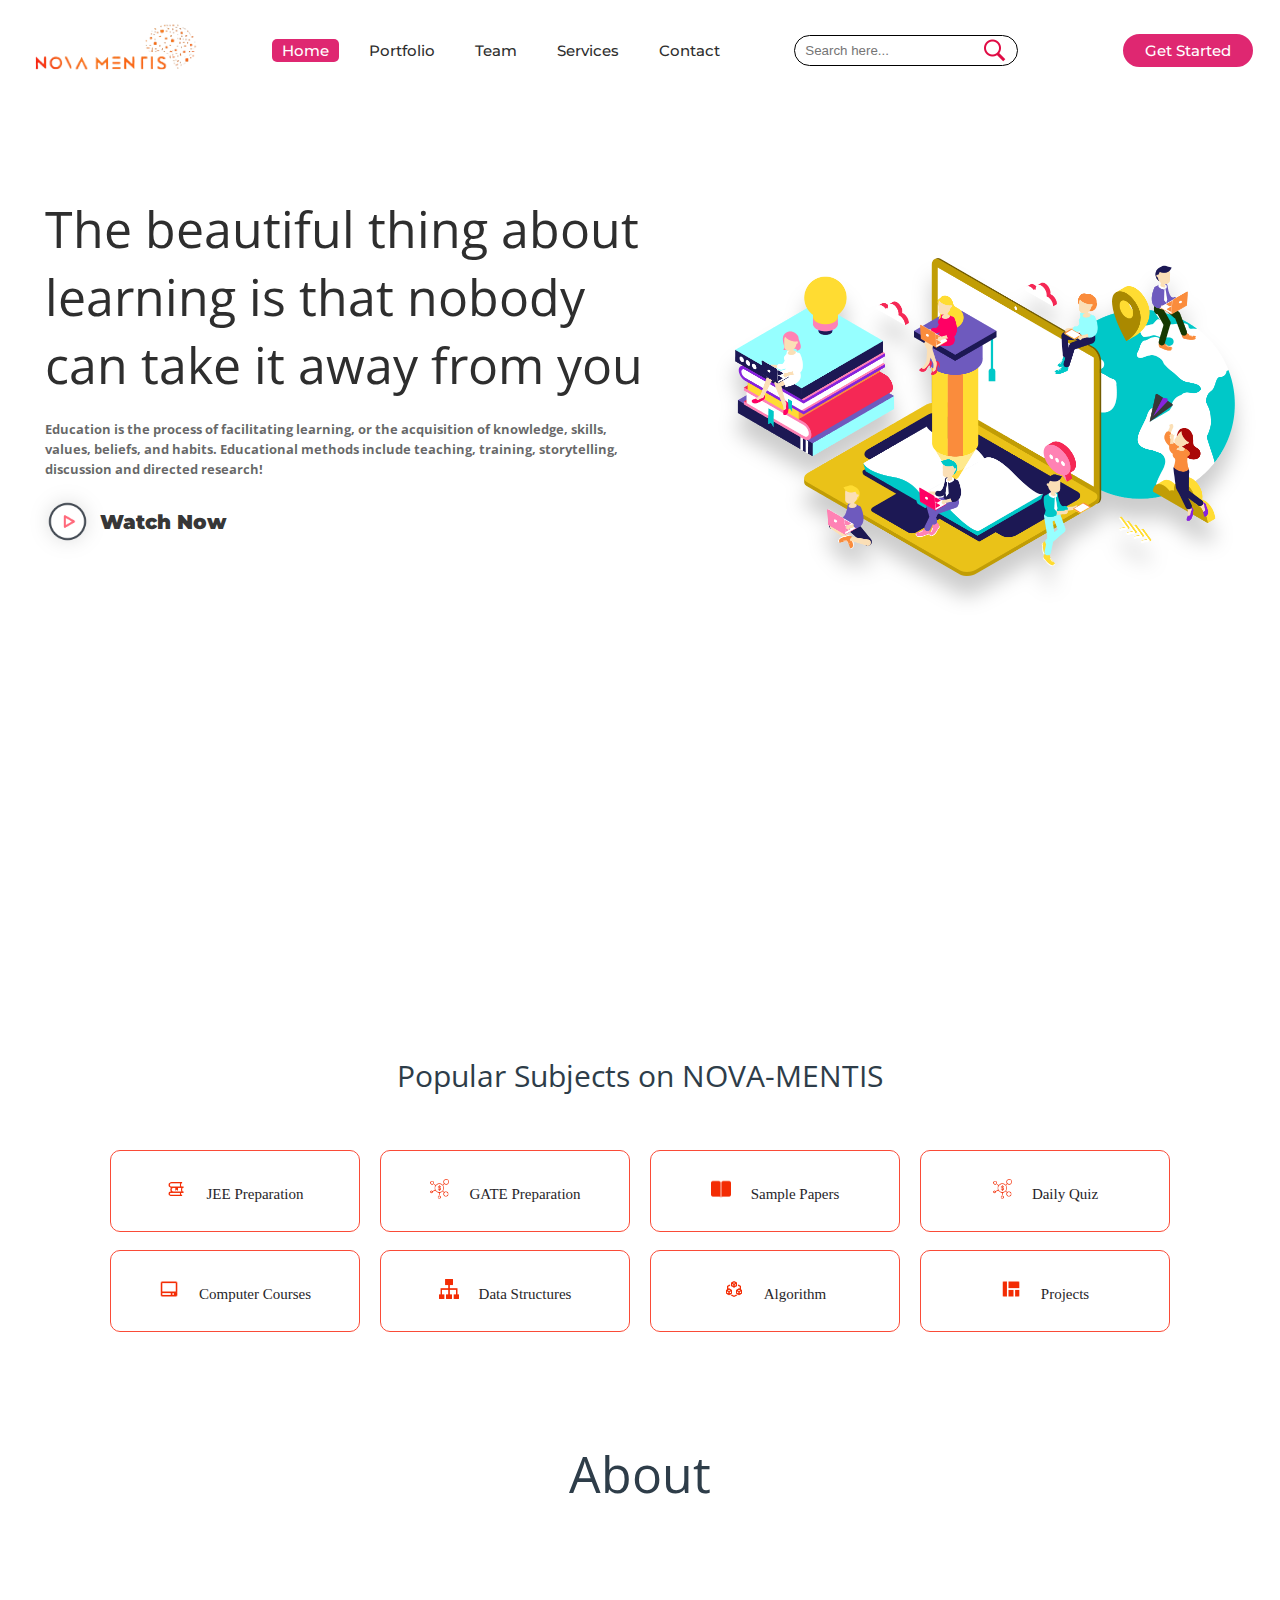
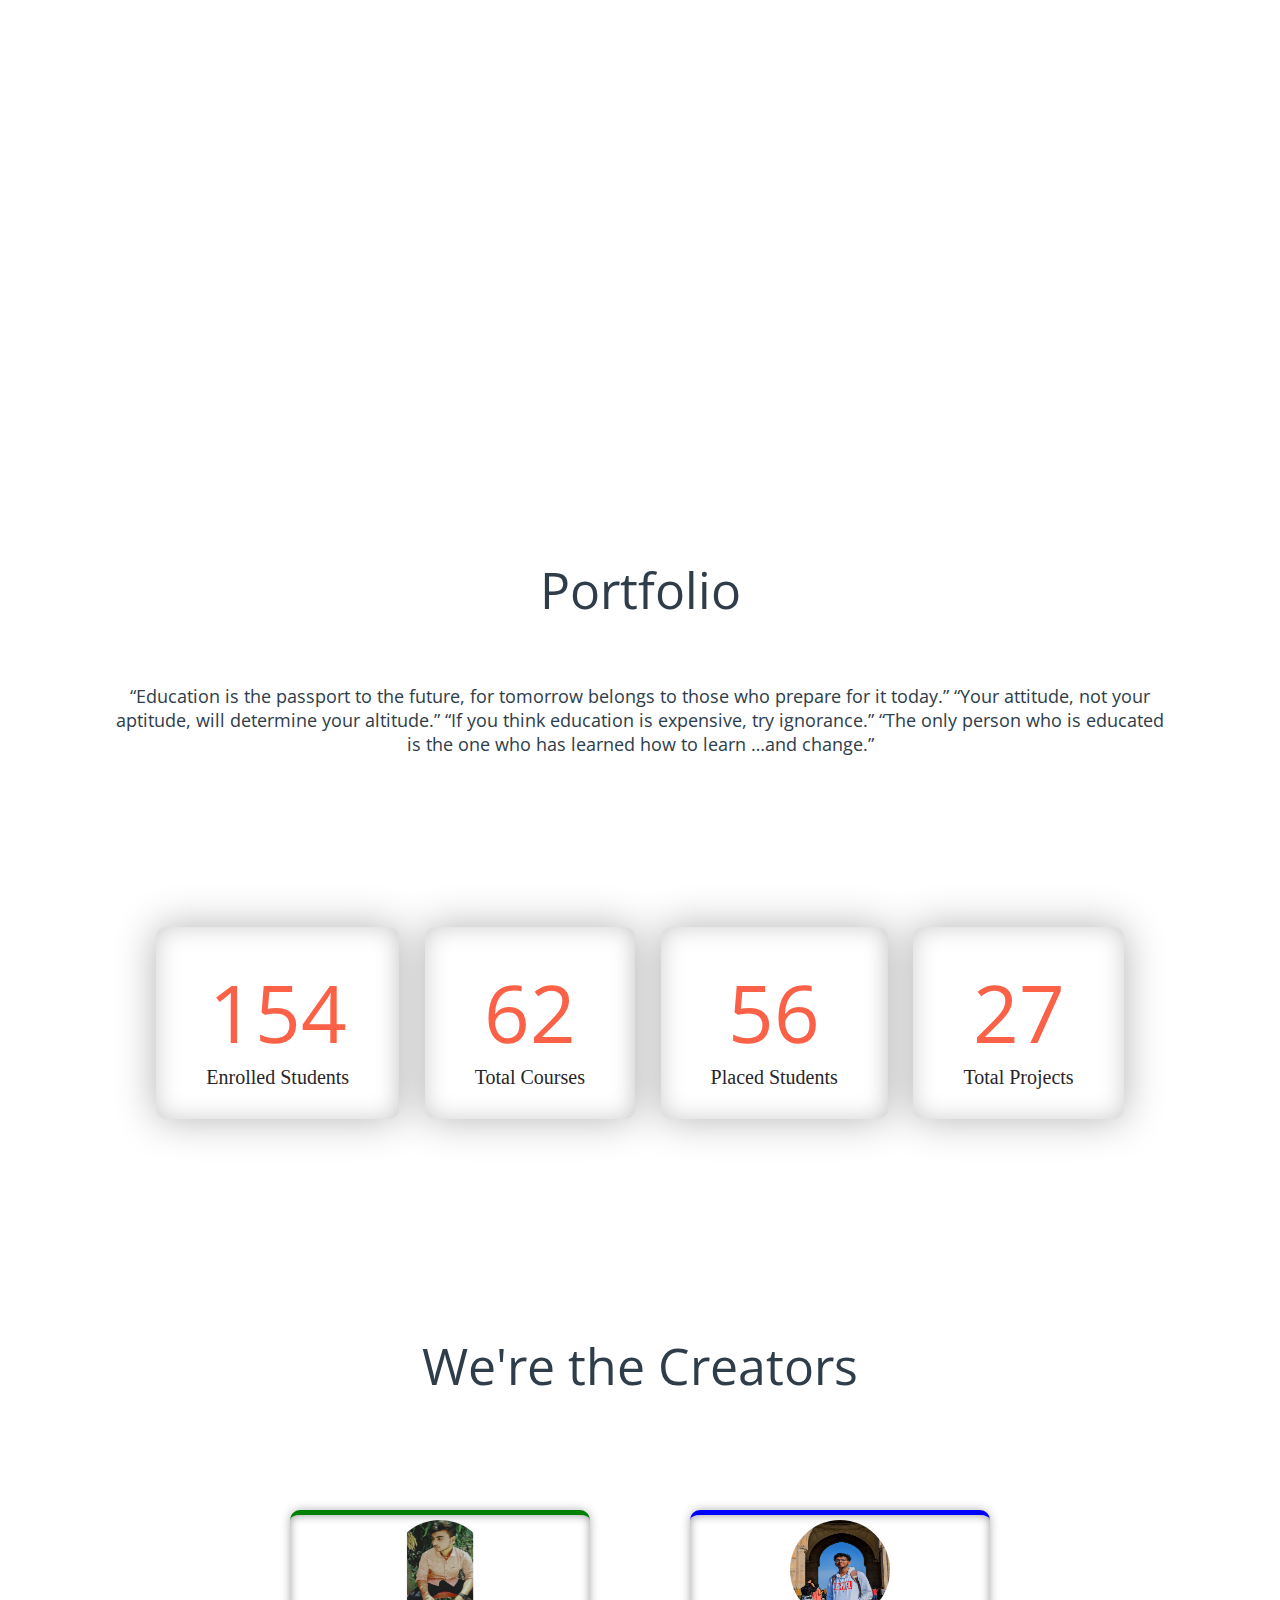
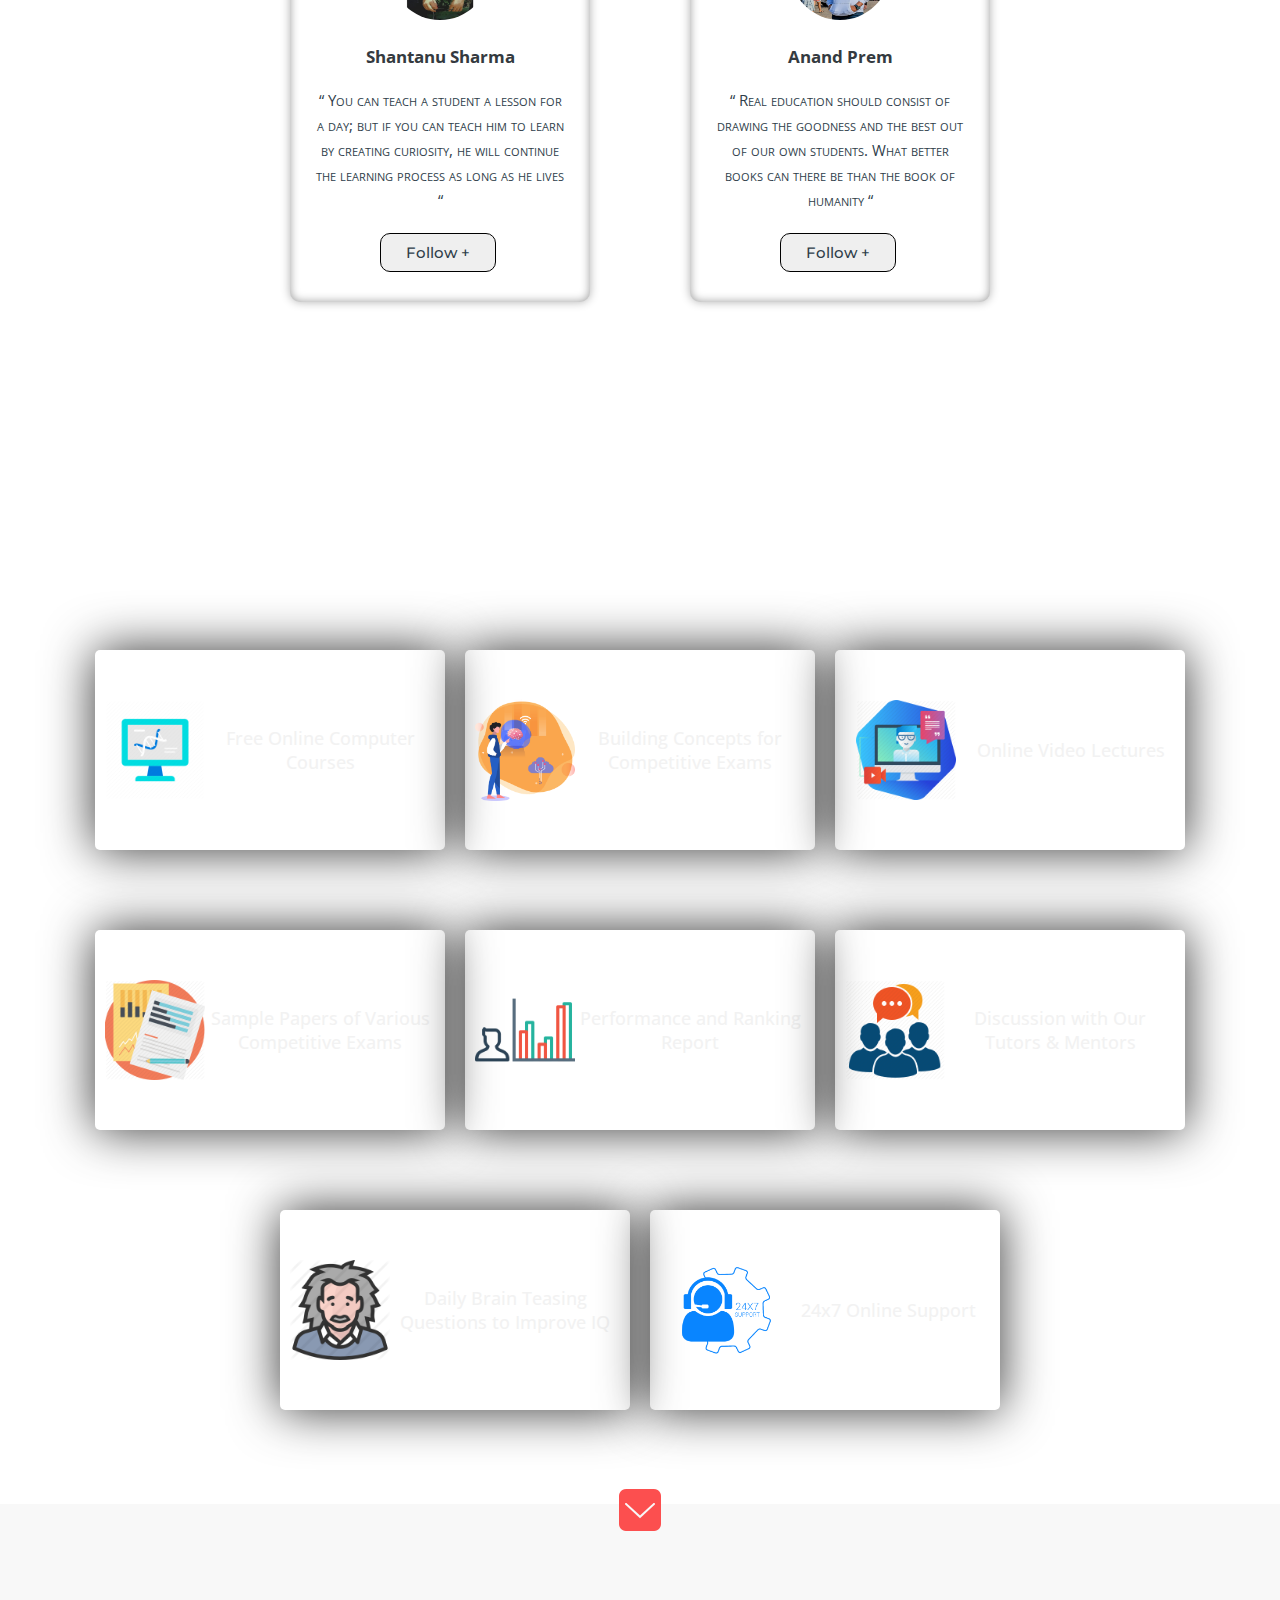
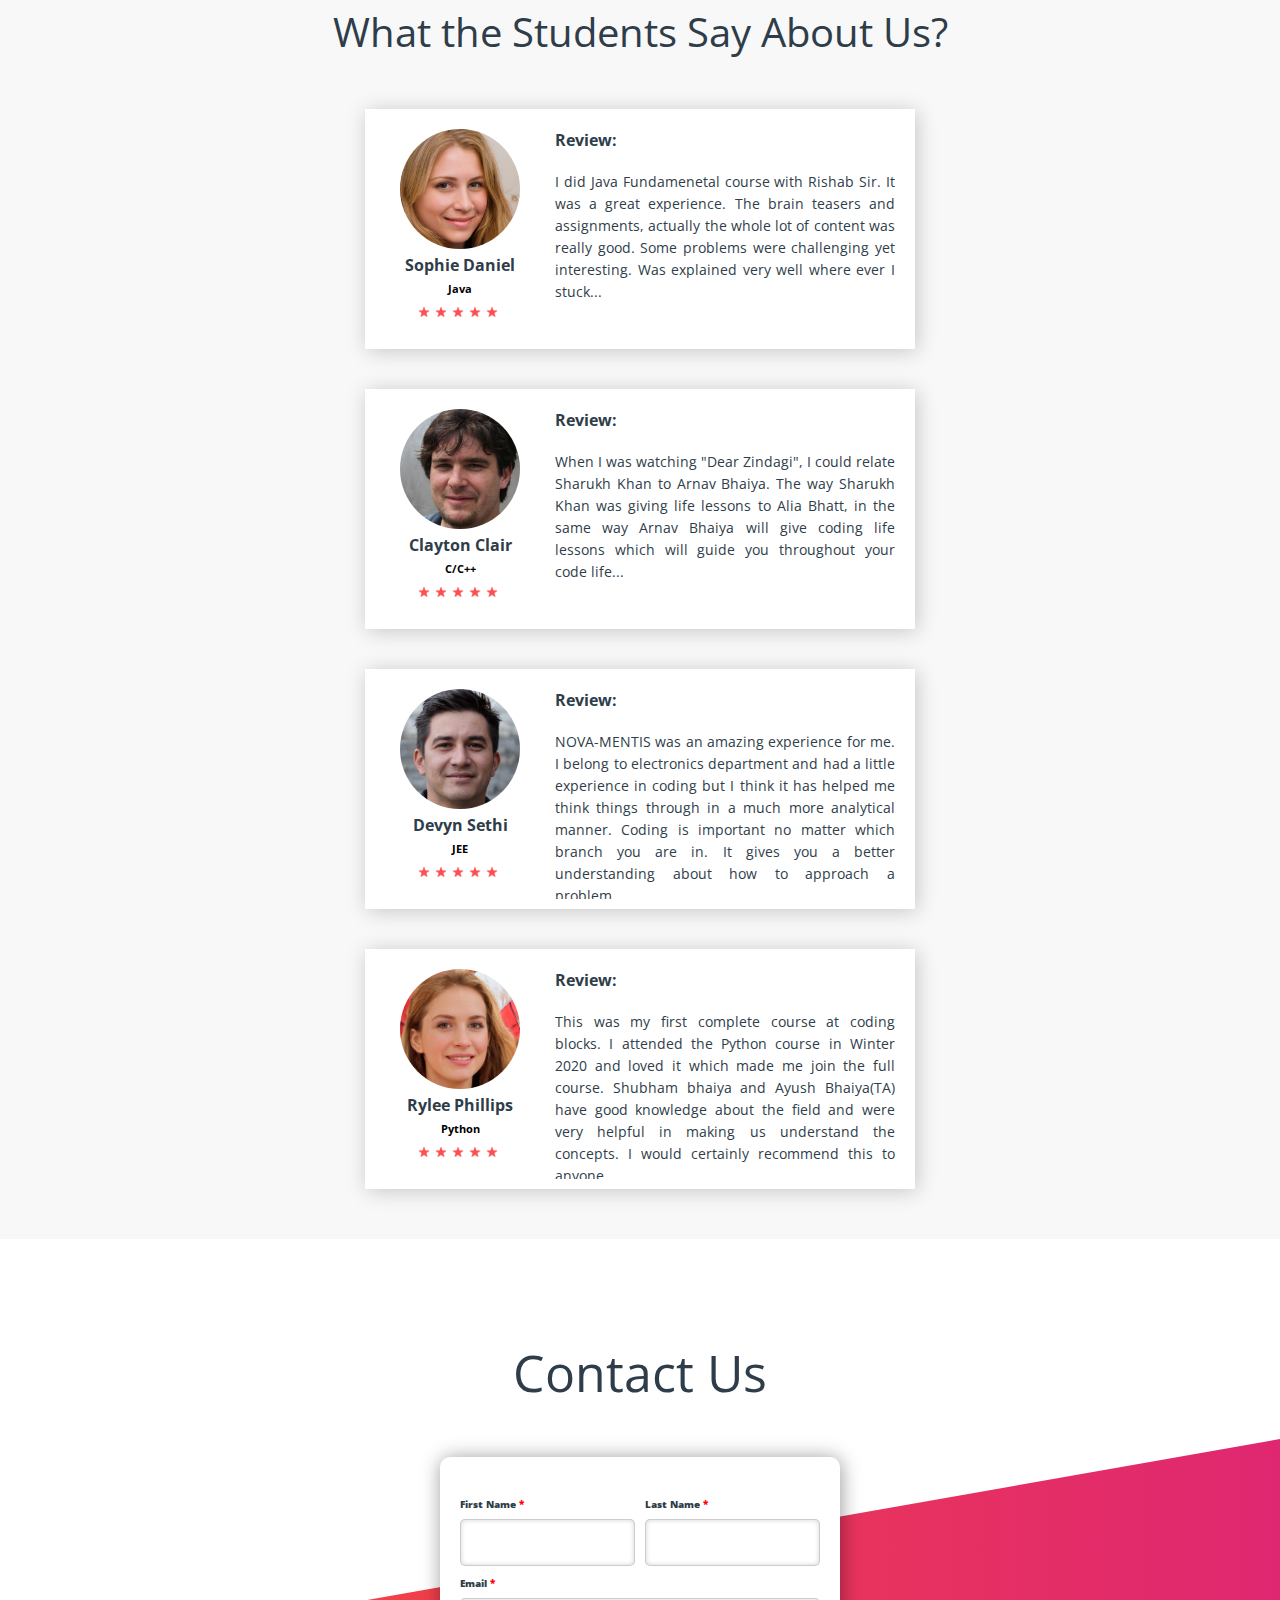
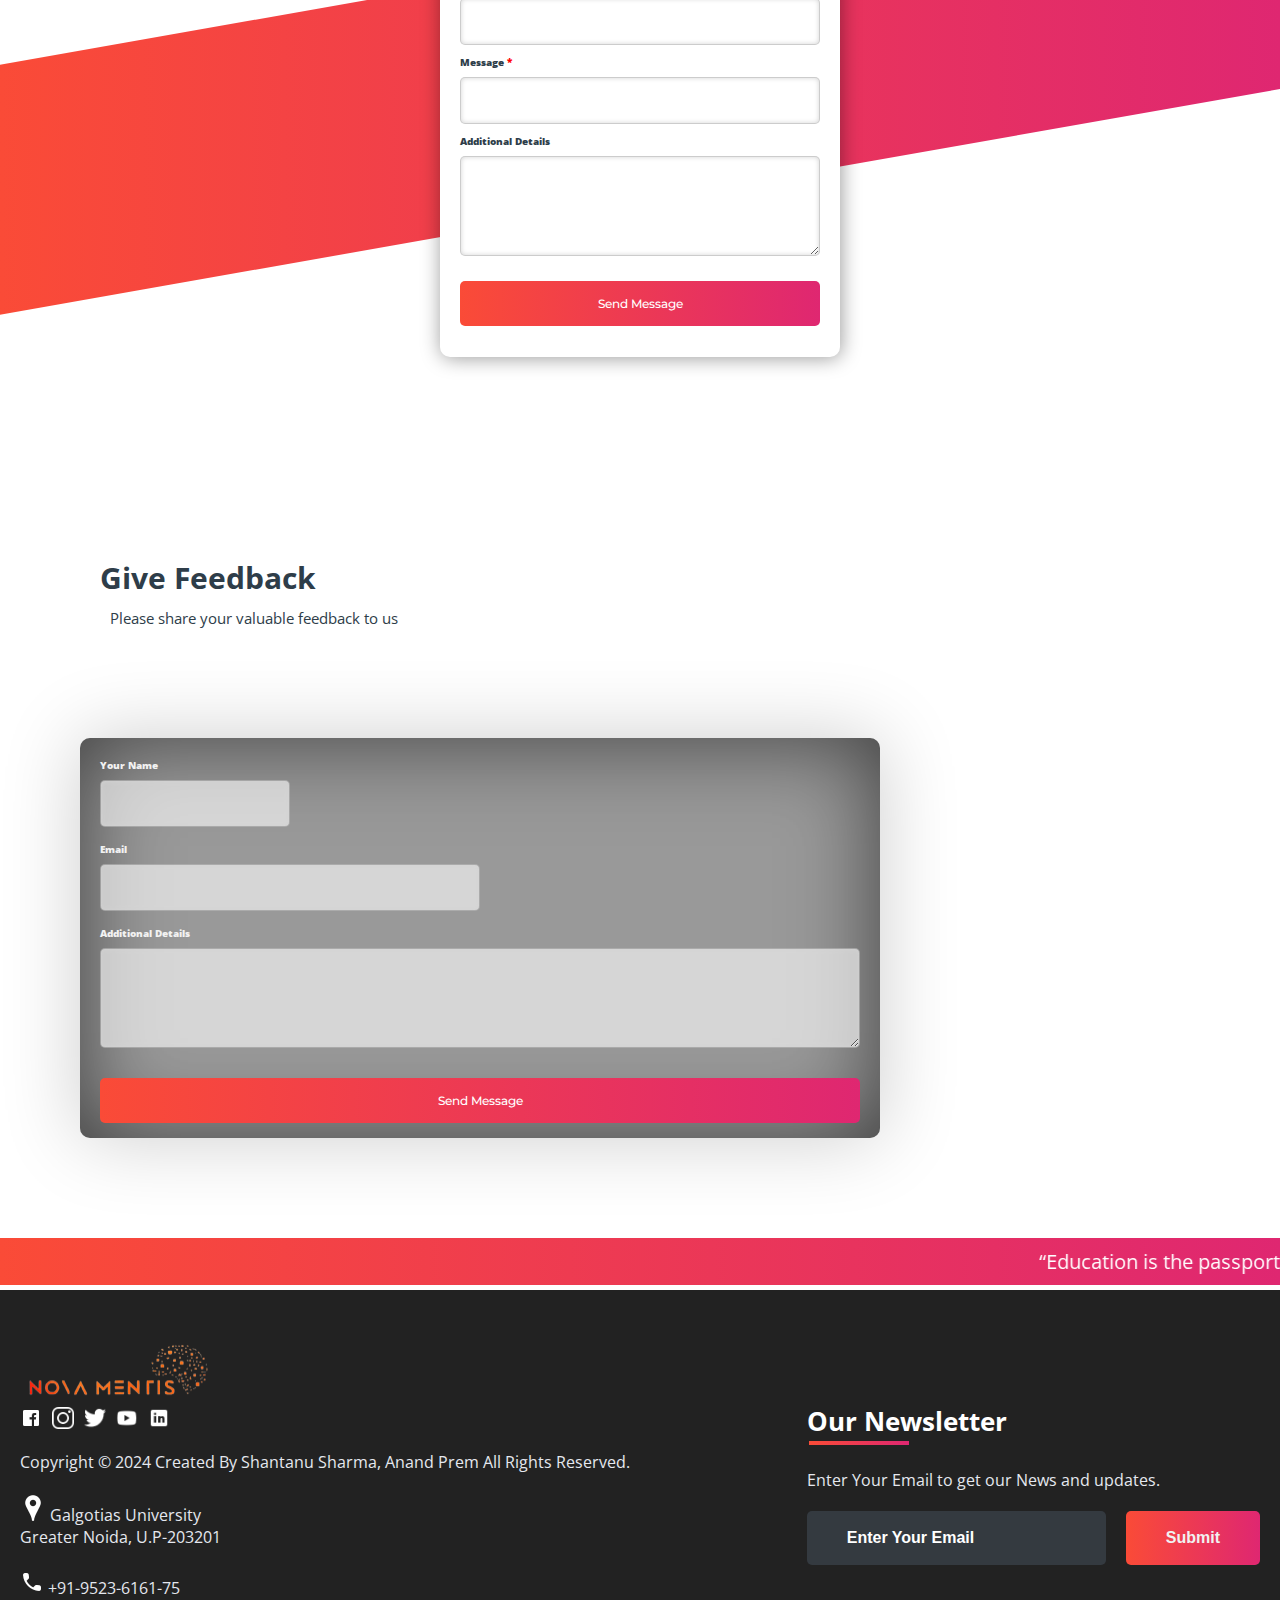
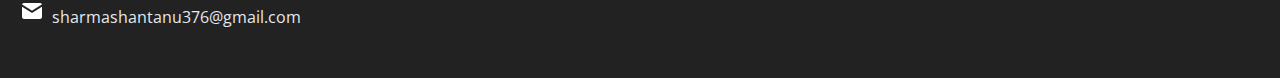
<file: index.html>
<!DOCTYPE html>
<html>
<head>
	<link rel="shortcut icon" type="png" href="images/icon/favicon2.jpg">
	<meta charset="utf-8">
	<meta http-equiv="X-UA-Comaptible" content="IE=edge">
	<title>NOVA-MENTIS</title>
	<meta name="desciption" content="">
	<meta name="viewport" content="width=device-width, initial-scale=1">
	<link rel="stylesheet" type="text/css" href="style.css">
	<script type="text/javascript" src="script.js"></script>
	<script src="https://code.jquery.com/jquery-3.2.1.js"></script>
	<script>
		$(window).on('scroll', function(){
  			if($(window).scrollTop()){
  			  $('nav').addClass('black');
 			 }else {
 		   $('nav').removeClass('black');
 		 }
		})
	</script>
</head>
<body>
<!-- Navigation Bar -->
	<header id="header">
		<nav>
			<div class="logo"><img src="images/icon/logo5.png" alt="logo"></div>
			<ul>
				<li><a class="active" href="">Home</a></li>
				<li><a href="#portfolio_section">Portfolio</a></li>
				<li><a href="#team_section">Team</a></li>
				<li><a href="#services_section">Services</a></li>
				<li><a href="#contactus_section">Contact</a></li>
			</ul>
			<div class="srch"><input type="text" class="search" placeholder="Search here..."><img src="images/icon/search.png" alt="search" onclick=slide()></div>
			<a class="get-started" href="login.html">Get Started</a>
			<img src="images/icon/menu.png" class="menu" onclick="sideMenu(0)" alt="menu">
		</nav>
		<div class="head-container">
			<div class="quote">
				<p>The beautiful thing about learning is that nobody can take it away from you</p>
				<h5>Education is the process of facilitating learning, or the acquisition of knowledge, skills, values, beliefs, and habits. Educational methods include teaching, training, storytelling, discussion and directed research!</h5>
				<div class="play">
					<img src="images/icon/play.png" alt="play"><span><a href="https://youtu.be/smnpTGx9P58?si=FgUsrA2MaGBXV_C7" target="_blank">Watch Now</a></span>
				</div>
			</div>
			<div class="svg-image">
				<img src="images/extra/svg1.jpg" alt="svg">
			</div>
		</div>
		<div class="side-menu" id="side-menu">
			<div class="close" onclick="sideMenu(1)"><img src="images/icon/close.png" alt=""></div>
			<div class="user">
				 <img src="images/creator/logo5.png" alt="Username">
				<p> NOVA-MENTIS</p>
			</div>
			<ul>
				<li><a href="#about_section">About</a></li>
				<li><a href="#portfolio_section">Portfolio</a></li>
				<li><a href="#team_section">Team</a></li>
				<li><a href="#services_section">Services</a></li>
				<li><a href="#contactus_section">Contact</a></li>
				<li><a href="#feedBACK">Feedback</a></li>
			</ul>
		</div>
	</header>


<!-- Some Popular Subjects -->
	<div class="title">
		<span>Popular Subjects on NOVA-MENTIS</span>
	</div>
	<br><br>
	<div class="course">
		<center><div class="cbox">
		<div class="det"><a href="subjects/jee.html"><img src="images/courses/book.png">JEE Preparation</a></div>
		<div class="det"><a href="subjects/gate.html"><img src="images/courses/d1.png">GATE Preparation</a></div>
		<div class="det"><a href="subjects/jee.html#sample_papers"><img src="images/courses/paper.png">Sample Papers</a></div>
		<div class="det"><a href="subjects/quiz.html"><img src="images/courses/d1.png">Daily Quiz</a></div>
		</div></center>
		<div class="cbox">
		<div class="det"><a href="subjects/computer_courses.html"><img src="images/courses/computer.png">Computer Courses</a></div>
		<div class="det"><a href="subjects/computer_courses.html#data"><img src="images/courses/data.png">Data Structures</a></div>
		<div class="det"><a href="subjects/computer_courses.html#algo"><img src="images/courses/algo.png">Algorithm</a></div>
		<div class="det det-last"><a href="subjects/computer_courses.html#projects"><img src="images/courses/projects.png">Projects</a></div>
		</div>
	</div>

	
<!-- ABOUT -->
	<div class="diffSection" id="about_section">
		<center><p style="font-size: 50px; padding: 100px">About</p></center>
		<div class="about-content">
				<div class="side-image">
					<img class="sideImage" src="images/extra/e3.jpg">
				</div>
				<div class="side-text">
					<h2>What you think about us ?</h2>
					<p>Education is the process of facilitating learning, or the acquisition of knowledge, skills, values, beliefs, and habits. Educational methods include teaching, training, storytelling, discussion and directed research.<br> Educational website can include websites that have games, videos or topic related resources that act as tools to enhance learning and supplement classroom teaching. These websites help make the process of learning entertaining and attractive to the student, especially in today's age. <br>Using HTML(HyperText Markup Language), CSS(Cascading Style Sheet), JavaScript, we can make learning more easier and in a interesting way.</p>
				</div>
		</div>
	</div>


<!-- PORTFOLIO -->
	<div class="diffSection" id="portfolio_section">
		<center><p style="font-size: 50px; padding: 100px; padding-bottom: 40px;">Portfolio</p></center>
		<div class="content">
			<p>
				“Education is the passport to the future, for tomorrow belongs to those who prepare for it today.” “Your attitude, not your aptitude, will determine your altitude.” “If you think education is expensive, try ignorance.” “The only person who is educated is the one who has learned how to learn …and change.”
			</p>
		</div>
	</div>
	<div class="extra">
		<p>We're increasing this data every year</p>
		<div class="smbox">
		<span><center><div class="data">154</div><div class="det">Enrolled Students</div></center></span>
		<span><center><div class="data">62</div><div class="det">Total Courses</div></center></span>
		<span><center><div class="data">56</div><div class="det">Placed Students</div></center></span>
		<span><center><div class="data">27</div><div class="det">Total Projects</div></center></span>
		</div>
	</div>


<!-- TEAM -->
	<div class="diffSection" id="team_section">
		<center><p style="font-size: 50px; padding-top: 100px; padding-bottom: 60px;">We're the Creators</p></center>
		<div class="totalcard">
			<div class="card">
				<center><img src="images/creator/shantanu.jpg"></center>
				<center><div class="card-title">Shantanu Sharma</div>
				<div id="detail">
					<p>“ You can teach a student a lesson for a day; but if you can teach him to learn by creating curiosity, he will continue the learning process as long as he lives “</p>
					<div class="duty"></div>
					<a href="https://www.linkedin.com/in/shantanu-sharma-74b25326b" target="_blank"><button class="btn-roshan">Follow +</button></a>
				</div>
				</center>
			</div>
			<div class="card">
				<center><img src="images/creator/anand.jpg"></center>
				<center><div class="card-title">Anand Prem</div>
				<div id="detail">
					<p>“ Real education should consist of drawing the goodness and the best out of our own students. What better books can there be than the book of humanity “</p>
					<div class="duty"></div>
					<a href="https://www.linkedin.com/in/anand-prem-0bba95296?utm_source=share&utm_campaign=share_via&utm_content=profile&utm_medium=android_app" target="_blank"><button class="btn-akhil">Follow +</button></a>
				</div>
				</center>
			</div>
		</div>
	</div>


<!-- SERVICES -->
	<div class="service-swipe">
		<div class="diffSection" id="services_section">
		<center><p style="font-size: 50px; padding: 100px; padding-bottom: 40px; color: #fff;">Services</p></center>
		</div>
		<a href="subjects/computer_courses.html"><div class="s-card"><img src="images/icon/computer-courses.png"><p>Free Online Computer Courses</p></div></a>
		<a href="subjects/jee.html"><div class="s-card"><img src="images/icon/brainbooster.png"><p>Building Concepts for Competitive Exams</p></div></a>
		<a href="#"><div class="s-card"><img src="images/icon/online-tutorials.png"><p>Online Video Lectures</p></div></a>
		<a href="subjects/jee.html#sample_papers"><div class="s-card"><img src="images/icon/papers.jpg"><p>Sample Papers of Various Competitive Exams</p></div></a>
		<a href="#"><div class="s-card"><img src="images/icon/p3.png"><p>Performance and Ranking Report</p></div></a>
		<a href="#contactus_section"><div class="s-card"><img src="images/icon/discussion.png"><p>Discussion with Our Tutors & Mentors</p></div></a>
		<a href="subjects/quiz.html"><div class="s-card"><img src="images/icon/q1.png"><p>Daily Brain Teasing Questions to Improve IQ</p></div></a>
		<a href="#contactus_section"><div class="s-card"><img src="images/icon/help.png"><p>24x7 Online Support</p></div></a>
	</div>

<!-- Reviews by Students -->
<div id="makeitfull">
	<a href="#review_section"><img src="images/icon/makeitfull.png"></a>
</div>
<div class="review">
	<div class="diffSection" id="review_section">
		<center><p style="font-size: 40px; padding: 100px; padding-bottom: 40px; color: #2E3D49;">What the Students Say About Us?</p></center>
	</div>
	<div class="rev-container">
		<div class="rev-card">
			<div class="identity">
				<img src="images/creator/humanNotExist1.jpg"><p>Sophie Daniel</p>
				<h6>Java</h6>
				<div class="rating"><img src="images/icon/star.png"><img src="images/icon/star.png"><img src="images/icon/star.png"><img src="images/icon/star.png"><img src="images/icon/star.png"></div>
			</div>
			<div class="rev-cont">
				<p id="title">Review:</p>
				<p id="content">
					I did Java Fundamenetal course with Rishab Sir. It was a great experience. The brain teasers and assignments, actually the whole lot of content was really good. Some problems were challenging yet interesting. Was explained very well where ever I stuck...
				</p>
			</div>
		</div>
		<div class="rev-card">
			<div class="identity">
				<img src="images/creator/humanNotExist2.jpg"><p>Clayton Clair</p>
				<h6>C/C++</h6>
				<div class="rating"><img src="images/icon/star.png"><img src="images/icon/star.png"><img src="images/icon/star.png"><img src="images/icon/star.png"><img src="images/icon/star.png"></div>
			</div>
			<div class="rev-cont">
				<p id="title">Review:</p>
				<p id="content">
					When I was watching "Dear Zindagi", I could relate Sharukh Khan to Arnav Bhaiya. The way Sharukh Khan was giving life lessons to Alia Bhatt, in the same way Arnav Bhaiya will give coding life lessons which will guide you throughout your code life...
				</p>
			</div>
		</div>
		<div class="rev-card">
			<div class="identity">
				<img src="images/creator/humanNotExist3.jpg"><p>Devyn Sethi</p>
				<h6>JEE</h6>
				<div class="rating"><img src="images/icon/star.png"><img src="images/icon/star.png"><img src="images/icon/star.png"><img src="images/icon/star.png"><img src="images/icon/star.png"></div>
			</div>
			<div class="rev-cont">
				<p id="title">Review:</p>
				<p id="content">
					NOVA-MENTIS was an amazing experience for me. I belong to electronics department and had a little experience in coding but I think it has helped me think things through in a much more analytical manner. Coding is important no matter which branch you are in. It gives you a better understanding about how to approach a problem...
				</p>
			</div>
		</div>
		<div class="rev-card">
			<div class="identity">
				<img src="images/creator/humanNotExist4.jpg"><p>Rylee Phillips</p>
				<h6>Python</h6>
				<div class="rating"><img src="images/icon/star.png"><img src="images/icon/star.png"><img src="images/icon/star.png"><img src="images/icon/star.png"><img src="images/icon/star.png"></div>
			</div>
			<div class="rev-cont">
				<p id="title">Review:</p>
				<p id="content">
					This was my first complete course at coding blocks. I attended the Python course in Winter 2020 and loved it which made me join the full course. Shubham bhaiya and Ayush Bhaiya(TA) have good knowledge about the field and were very helpful in making us understand the concepts. I would certainly recommend this to anyone...
				</p>
			</div>
		</div>
	</div>
</div>

<!-- CONTACT US -->
	<div class="diffSection" id="contactus_section">
		<center><p style="font-size: 50px; padding: 100px">Contact Us</p></center>
		<div class="csec"></div>
		<div class="back-contact">
			<div class="cc">
			<form action="mailto:sharmashantanu376@gmail.com" method="post" enctype="text/plain">
				<label>First Name <span class="imp">*</span></label><label style="margin-left: 185px">Last Name <span class="imp">*</span></label><br>
				<center>
				<input type="text" name="" style="margin-right: 10px; width: 175px" required="required"><input type="text" name="lname" style="width: 175px" required="required"><br>
				</center>
				<label>Email <span class="imp">*</span></label><br>
				<input type="email" name="mail" style="width: 100%" required="required"><br>
				<label>Message <span class="imp">*</span></label><br>
				<input type="text" name="message" style="width: 100%" required="required"><br>
				<label>Additional Details</label><br>
				<textarea name="addtional"></textarea><br>
				<button type="submit" id="csubmit">Send Message</button>
			</form>
			</div>
		</div>
	</div>


<!-- FEEDBACK -->
	<div class="title2" id="feedBACK">
		<span>Give Feedback</span>
		<div class="shortdesc2">
			<p>Please share your valuable feedback to us</p>
		</div>
	</div>

	<div class="feedbox">
		<div class="feed">
			<form action="mailto:sharmashantanu376@gmail.com" method="post" enctype="text/plain">
				<label>Your Name</label><br>
				<input type="text" name="" class="fname" required="required"><br>
				<label>Email</label><br>
				<input type="email" name="mail" required="required"><br>
				<label>Additional Details</label><br>
				<textarea name="addtional"></textarea><br>
				<button type="submit" id="csubmit">Send Message</button>
			</form>
		</div>
	</div>

<!-- Sliding Information -->
	<marquee style="background: linear-gradient(to right, #FA4B37, #DF2771); margin-top: 50px;" direction="left" onmouseover="this.stop()" onmouseout="this.start()" scrollamount="20"><div class="marqu">“Education is the passport to the future, for tomorrow belongs to those who prepare for it today.” “Your attitude, not your aptitude, will determine your altitude.” “If you think education is expensive, try ignorance.” “The only person who is educated is the one who has learned how to learn …and change.”</div></marquee>

<!-- FOOTER -->
	<footer>
		<div class="footer-container">
			<div class="left-col">
				<img src="images/icon/logo5.png" style="width: 200px;border-radius: 10px 10px 10px 10px;">
				<div class="logo"></div>
				<div class="social-media">
					<a href="#"><img src="images/icon\fb.png"></a>
					<a href="#"><img src="images/icon\insta.png"></a>
					<a href="#"><img src="images/icon\tt.png"></a>
					<a href="#"><img src="images/icon\ytube.png"></a>
					<a href="https://www.linkedin.com/in/shantanu-sharma-74b25326b" target="_self"><img src="images/icon\linkedin.png"></a>
				</div><br><br>
				<p class="rights-text">Copyright © 2024 Created By Shantanu Sharma, Anand Prem All Rights Reserved.</p>
				<br><p><img src="images/icon/location.png"> Galgotias University<br>Greater Noida, U.P-203201</p><br>
				<p><img src="images/icon/phone.png"> +91-9523-6161-75<br><img src="images/icon/mail.png">&nbsp; sharmashantanu376@gmail.com</p>
			</div>
			<div class="right-col">
				<h1 style="color: #fff">Our Newsletter</h1>
				<div class="border"></div><br>
				<p>Enter Your Email to get our News and updates.</p>
				<form class="newsletter-form">
					<input class="txtb" type="email" placeholder="Enter Your Email">
					<input class="btn" type="submit" value="Submit">
				</form>
			</div>
		</div>
	</footer>

</body>
</html>
</file>
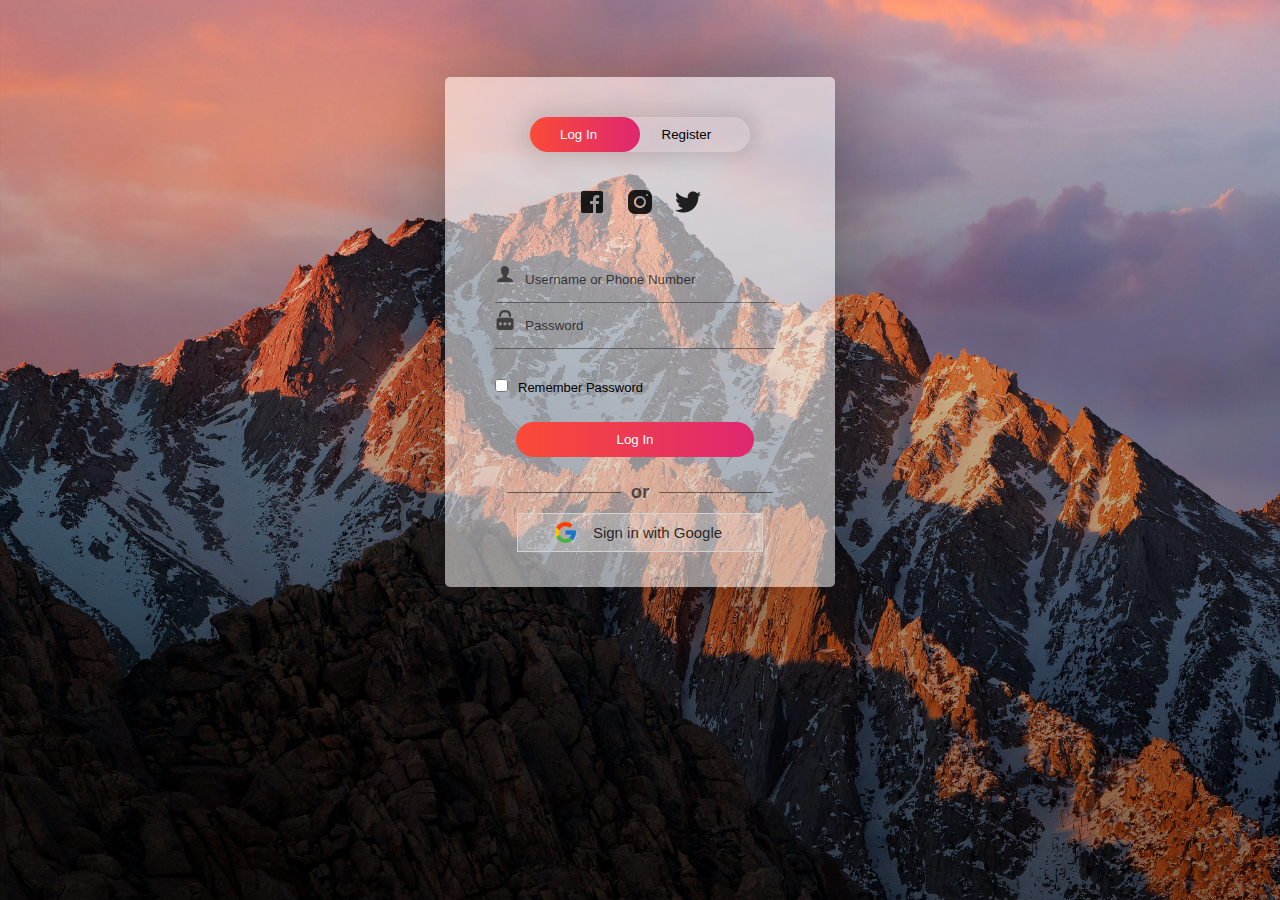
<file: login.html>
<!DOCTYPE html>
<html>
<head>
	<link rel="shortcut icon" type="png" href="images/icon/favicon2.jpg">
	<title>Login SignUp</title>
	<link rel="stylesheet" type="text/css" href="loginStyle.css">
	<script src="https://ajax.googleapis.com/ajax/libs/jquery/3.4.1/jquery.min.js"></script>

  <!-- It will redirect to the Home Page after submitting the form -->
  <script>
  $(document).ready(function(){
    $("form").submit(function(){
      alert("Great Job !");
    });
  });
  </script>
</head>
<body>
		<div class="form-box">
			<div class="button-box">
				<div id="btn"></div>
				<button type="button" class="toggle-btn" id="log" onclick="login()" style="color: #fff;">Log In</button>
				<button type="button" class="toggle-btn" id="reg" onclick="register()">Register</button>
			</div>
			<div class="social-icons">
				<img src="images/icon/fb2.png">
				<img src="images/icon/insta2.png">
				<img src="images/icon/tt2.png">
			</div>
			
			<!-- Login Form -->
			<form id="login" class="input-group" action="index.html">
				<div class="inp">
					<img src="images/icon/user.png"><input type="text" id="email" class="input-field" placeholder="Username or Phone Number" style="width: 88%; border:none;" required="required">
				</div>
				<div class="inp">
					<img src="images/icon/password.png"><input type="password" id="password" class="input-field" placeholder="Password" style="width: 88%; border: none;" required="required">
				</div>
				<input type="checkbox" class="check-box">Remember Password
				<button type="submit" class="submit-btn">Log In</button>
			</form>


			<div class="other" id="other">
				<div class="instead">
					<h3>or</h3>
				</div>
				<button class="connect" onclick="google()">
					<img src="images/icon/google.png"><span>Sign in with Google</span>
				</button>
			</div>
			
			<!-- Registration Form -->
			<form id="register" class="input-group">
				<input type="text" class="input-field" placeholder="Full Name" required="required">
				<input type="email" class="input-field" placeholder="Email Address" required="required">
				<input type="password" class="input-field" placeholder="Create Password" name="psame" required="required">
				<input type="password" class="input-field" placeholder="Confirm Password" name="psame" required="required">
				<input type="checkbox" class="check-box" id="chkAgree" onclick="goFurther()">I agree to the Terms & Conditions
				<button type="submit" id="btnSubmit" class="submit-btn reg-btn">Register</button>
			</form>
		</div>
		<script type="text/javascript" src="script.js"></script>
</body>
</html>
</file>
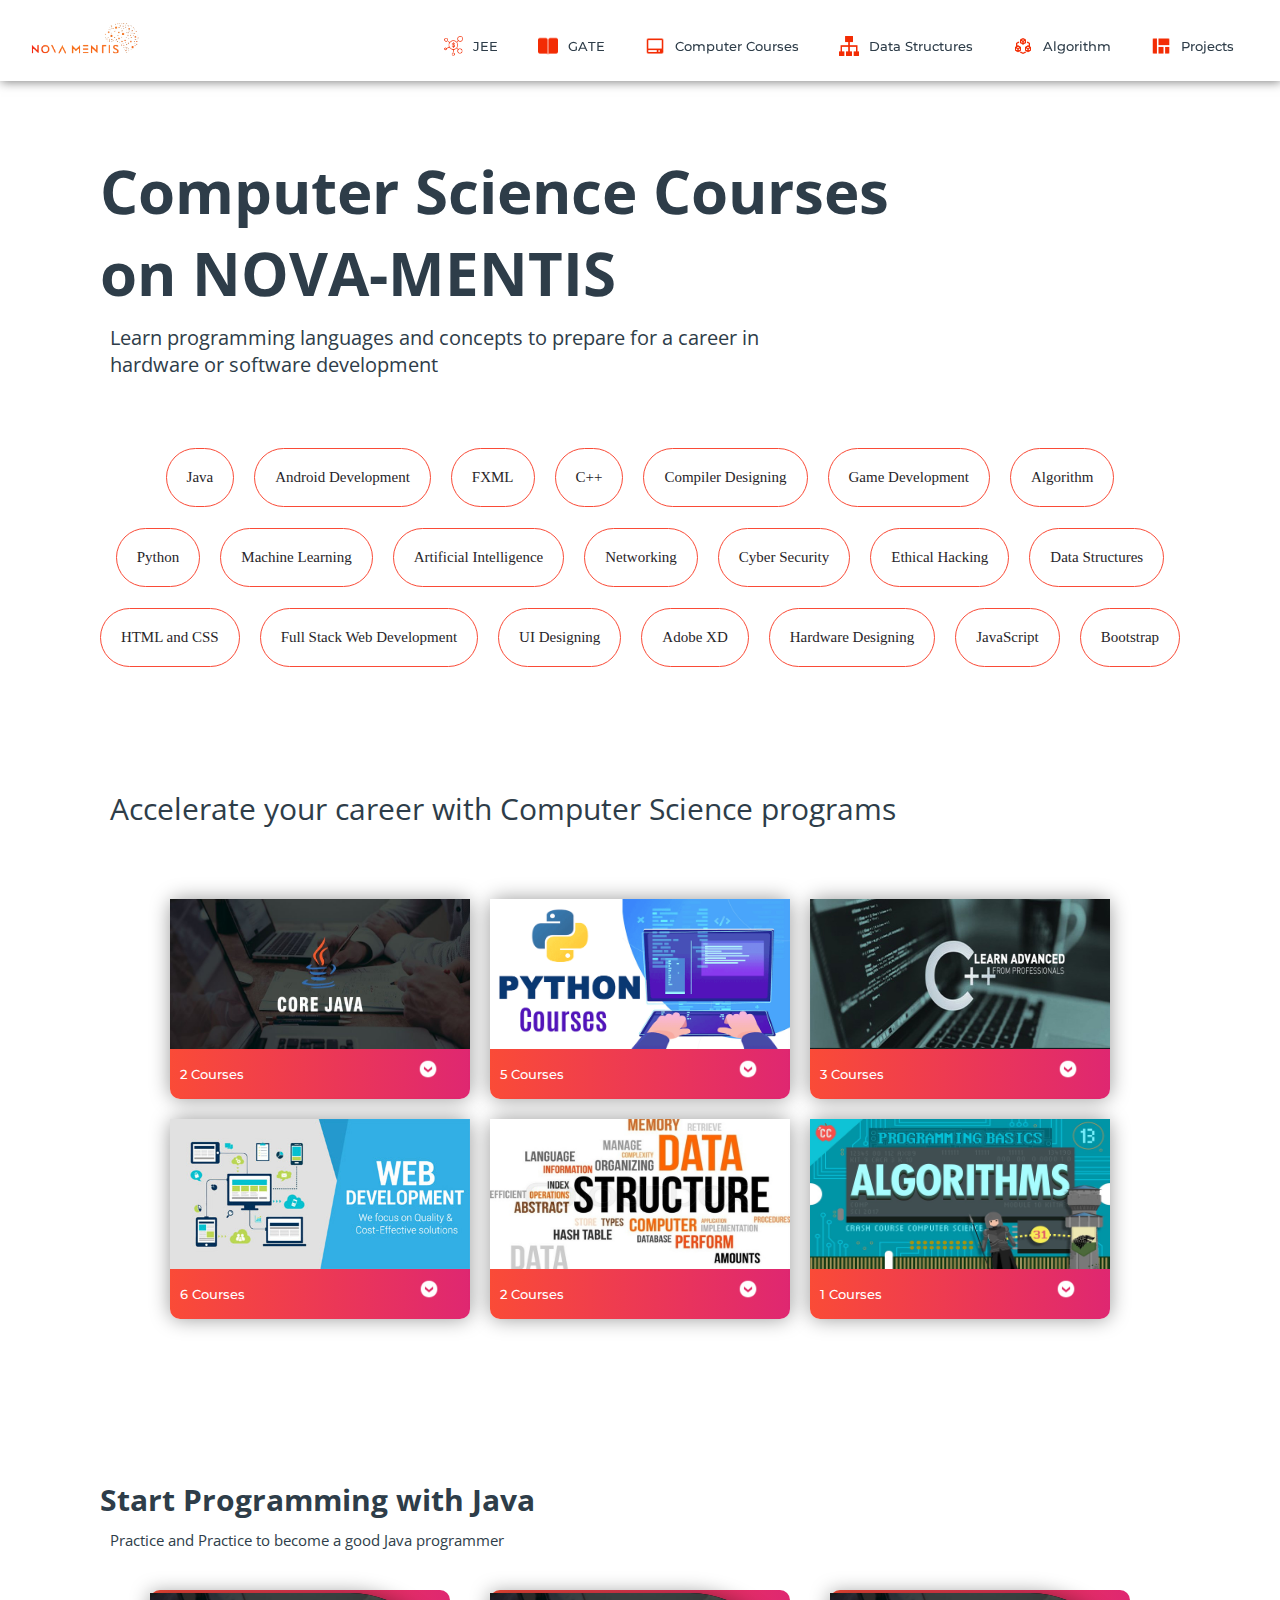
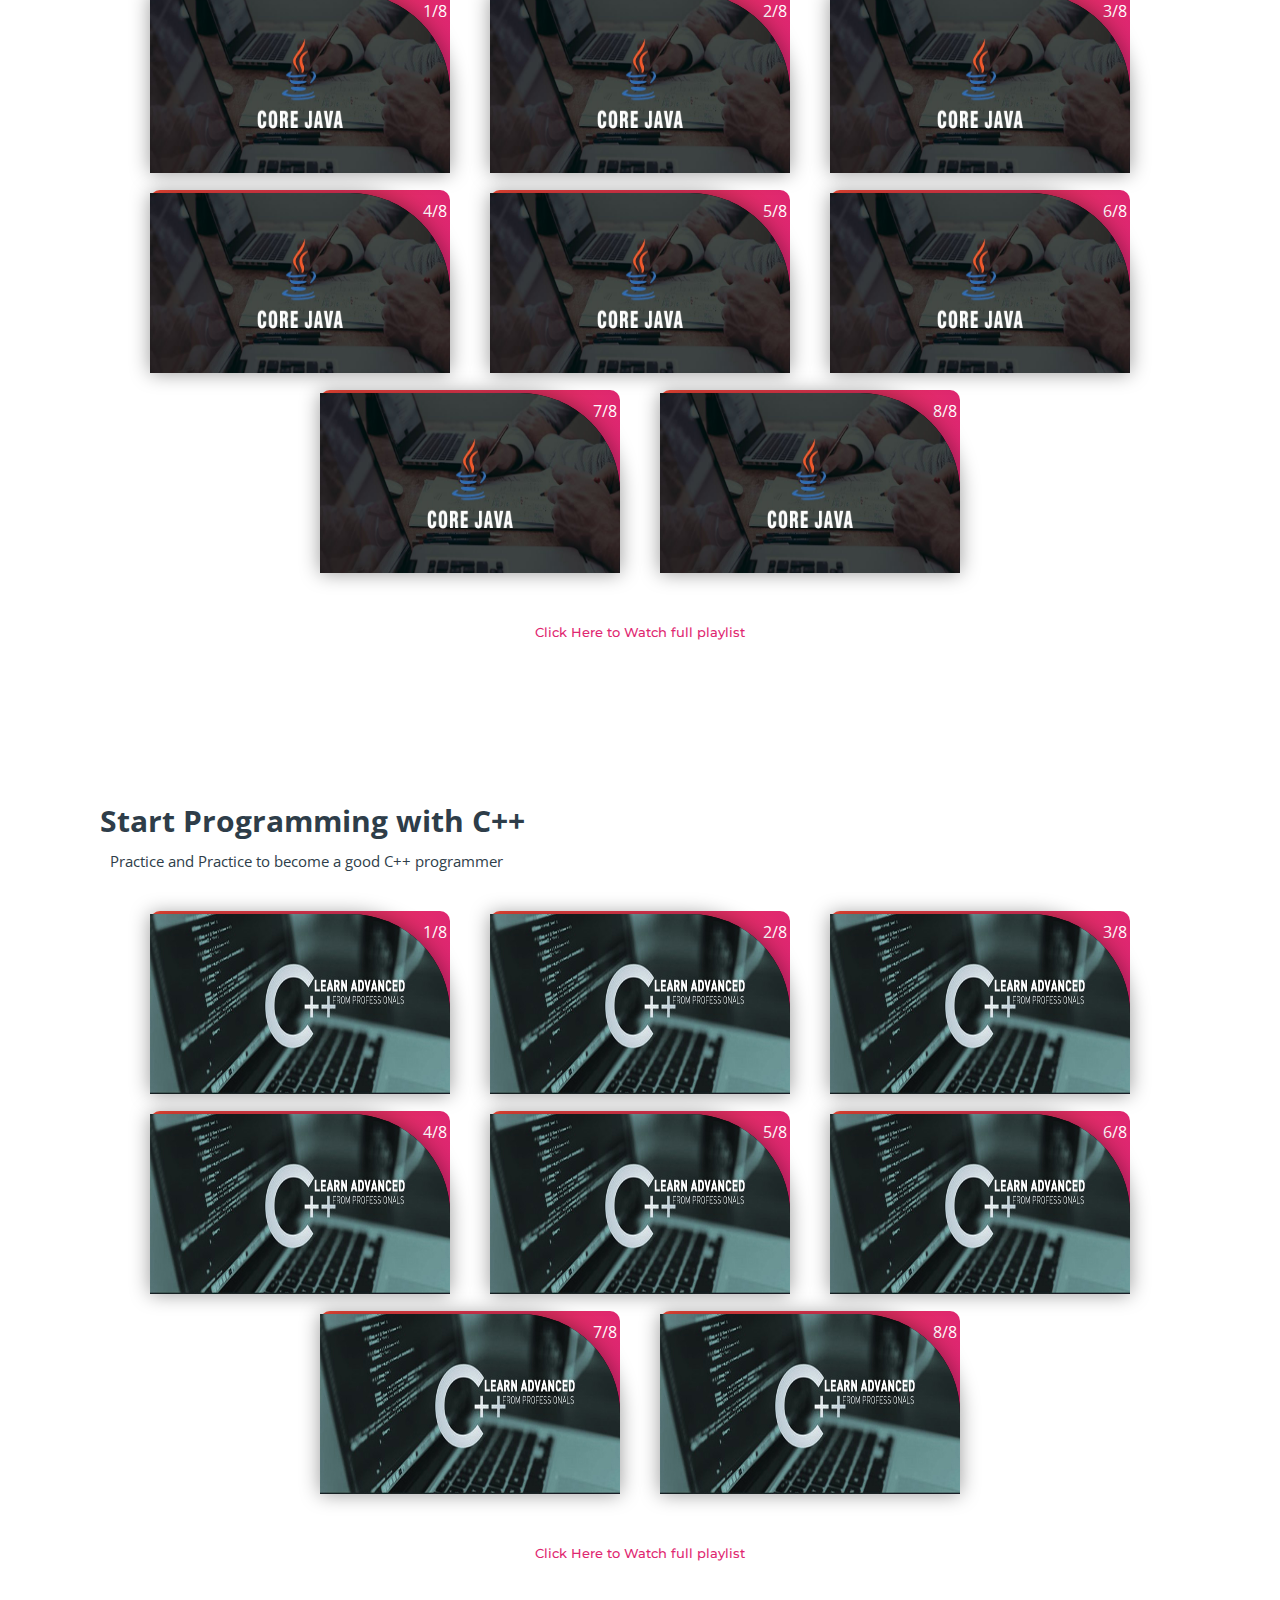
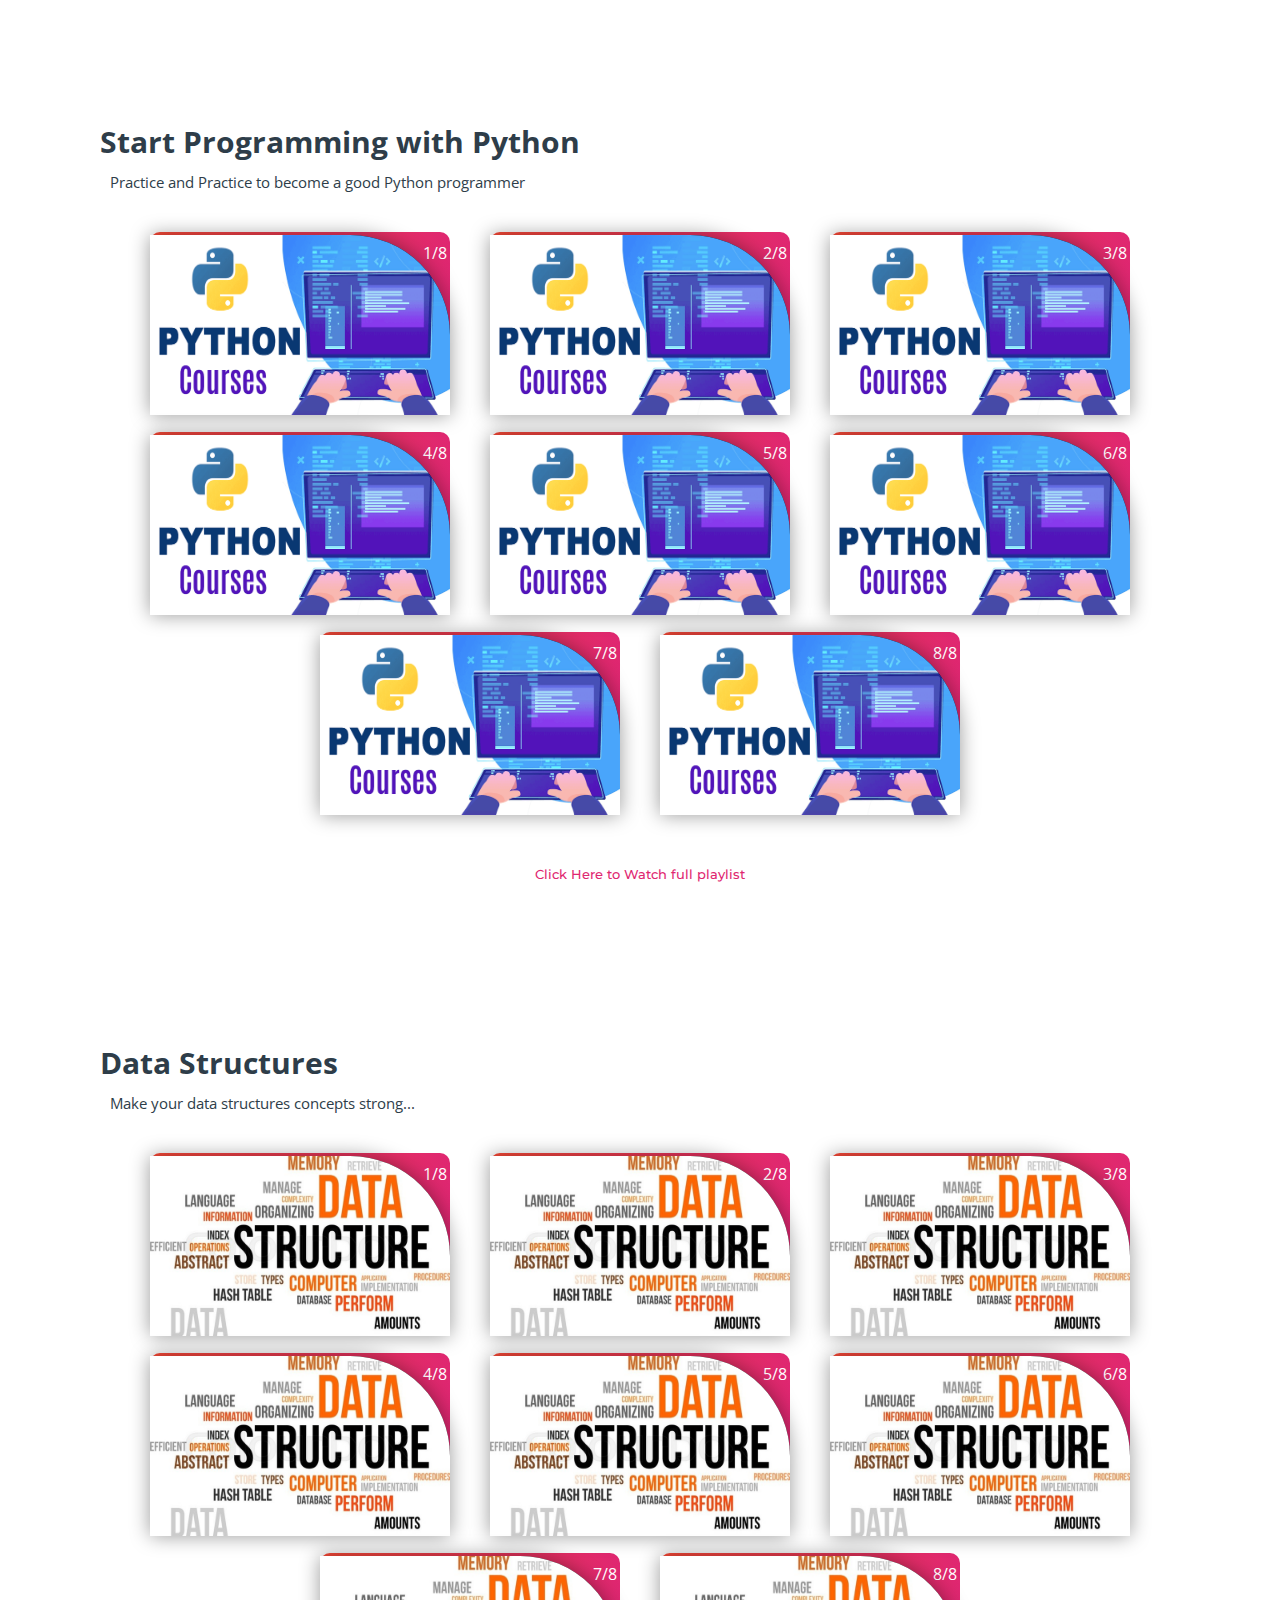
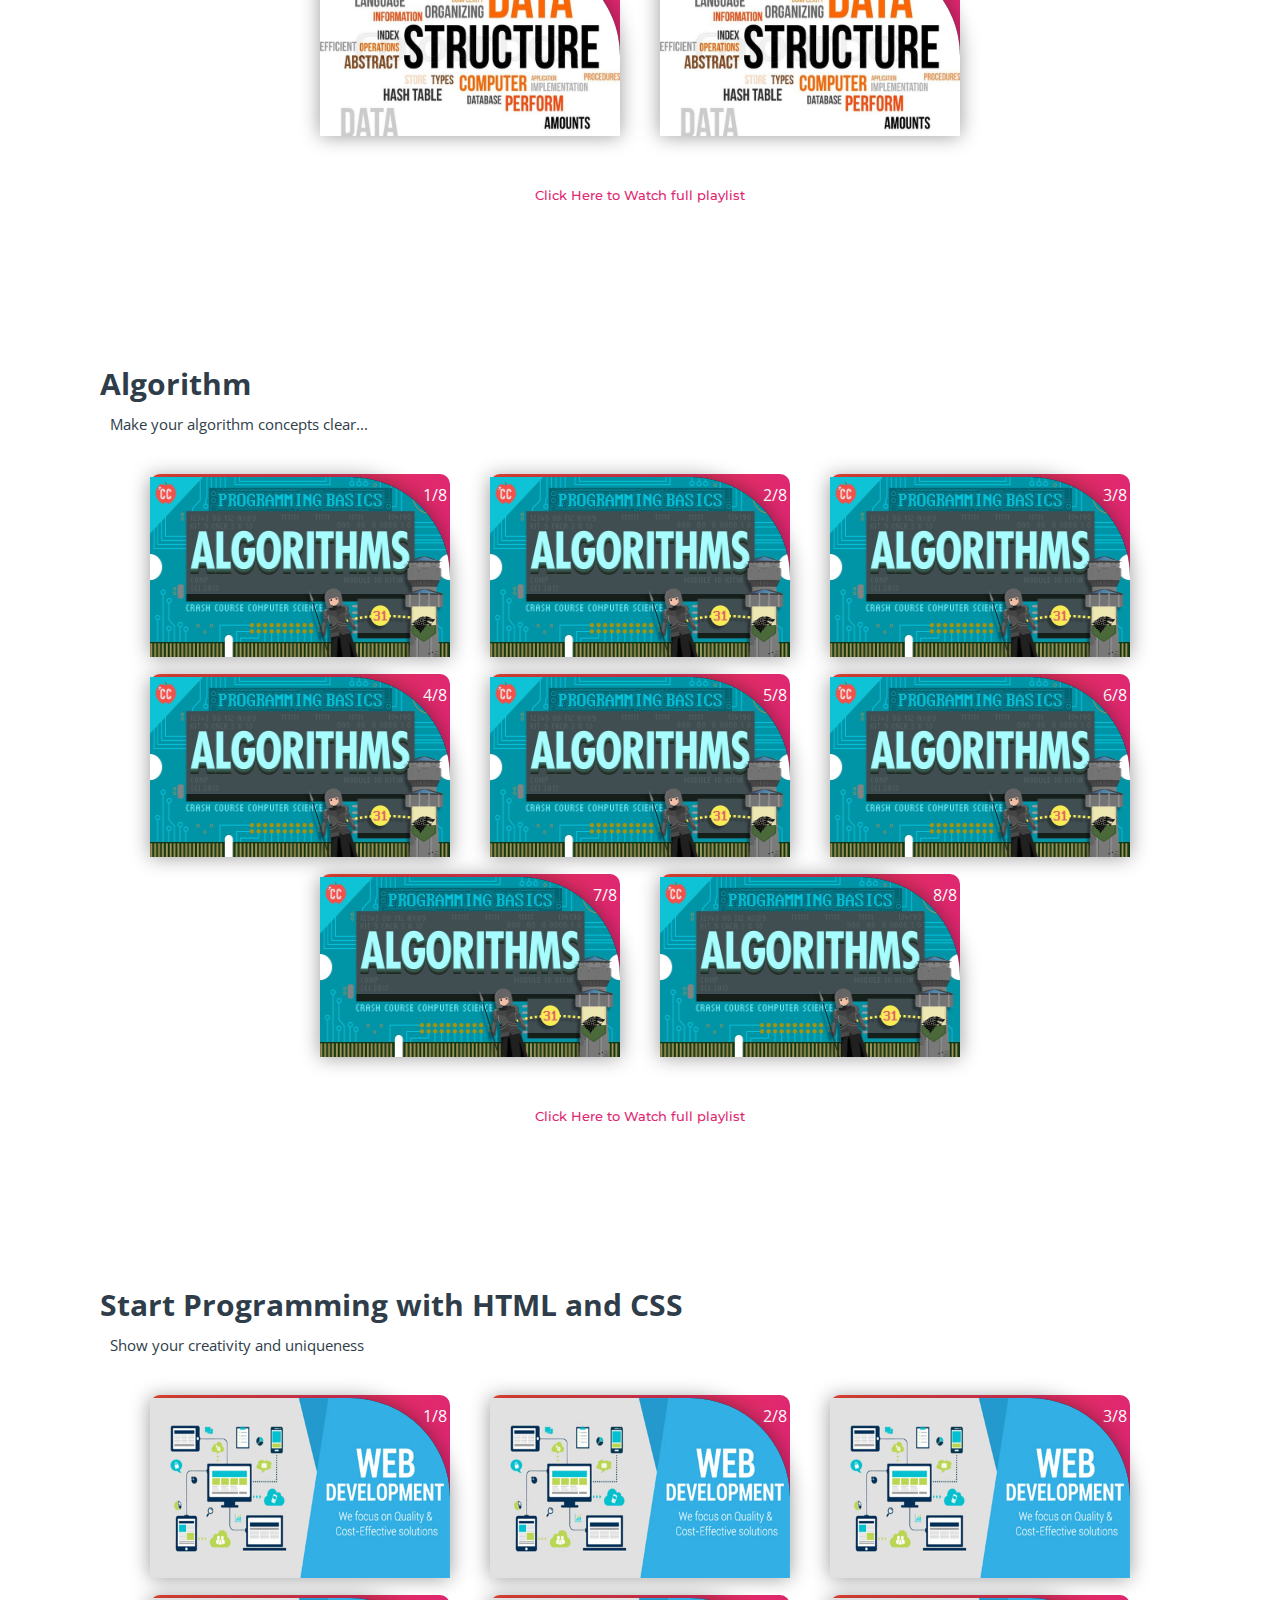
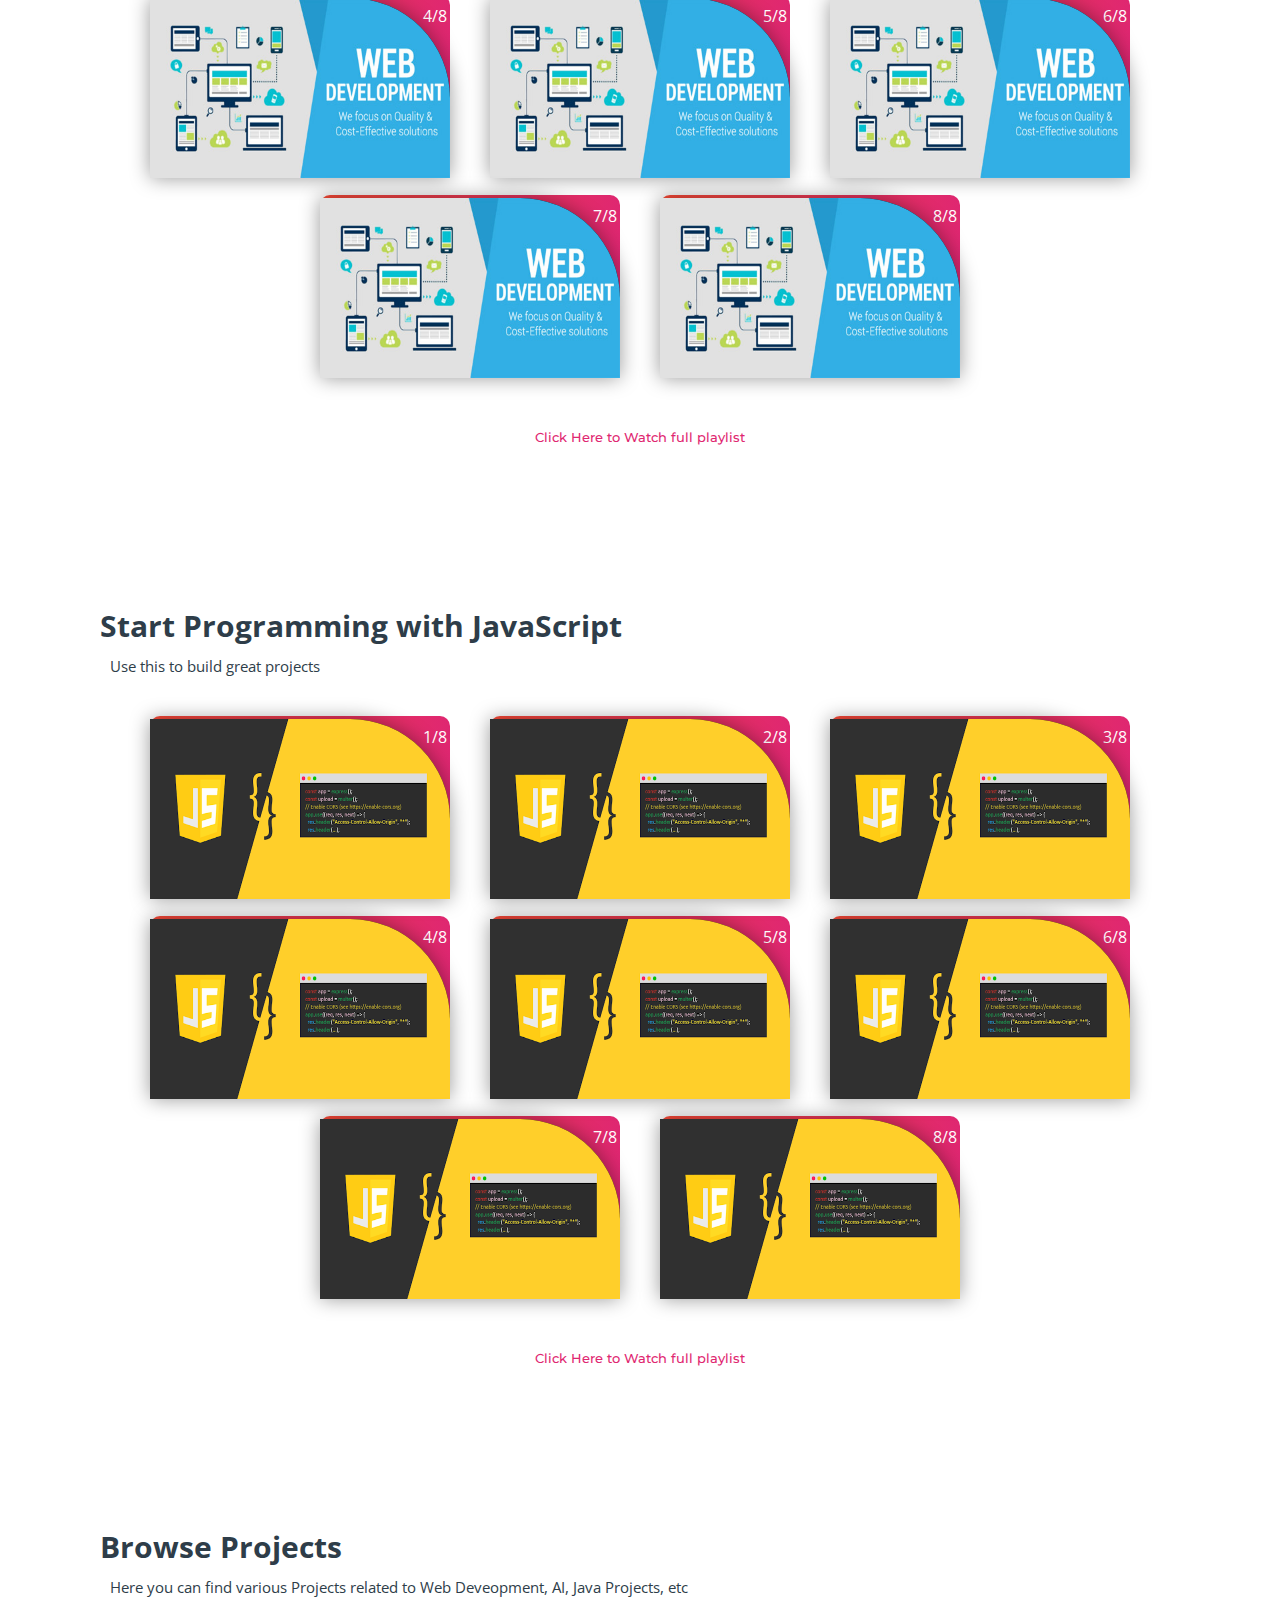
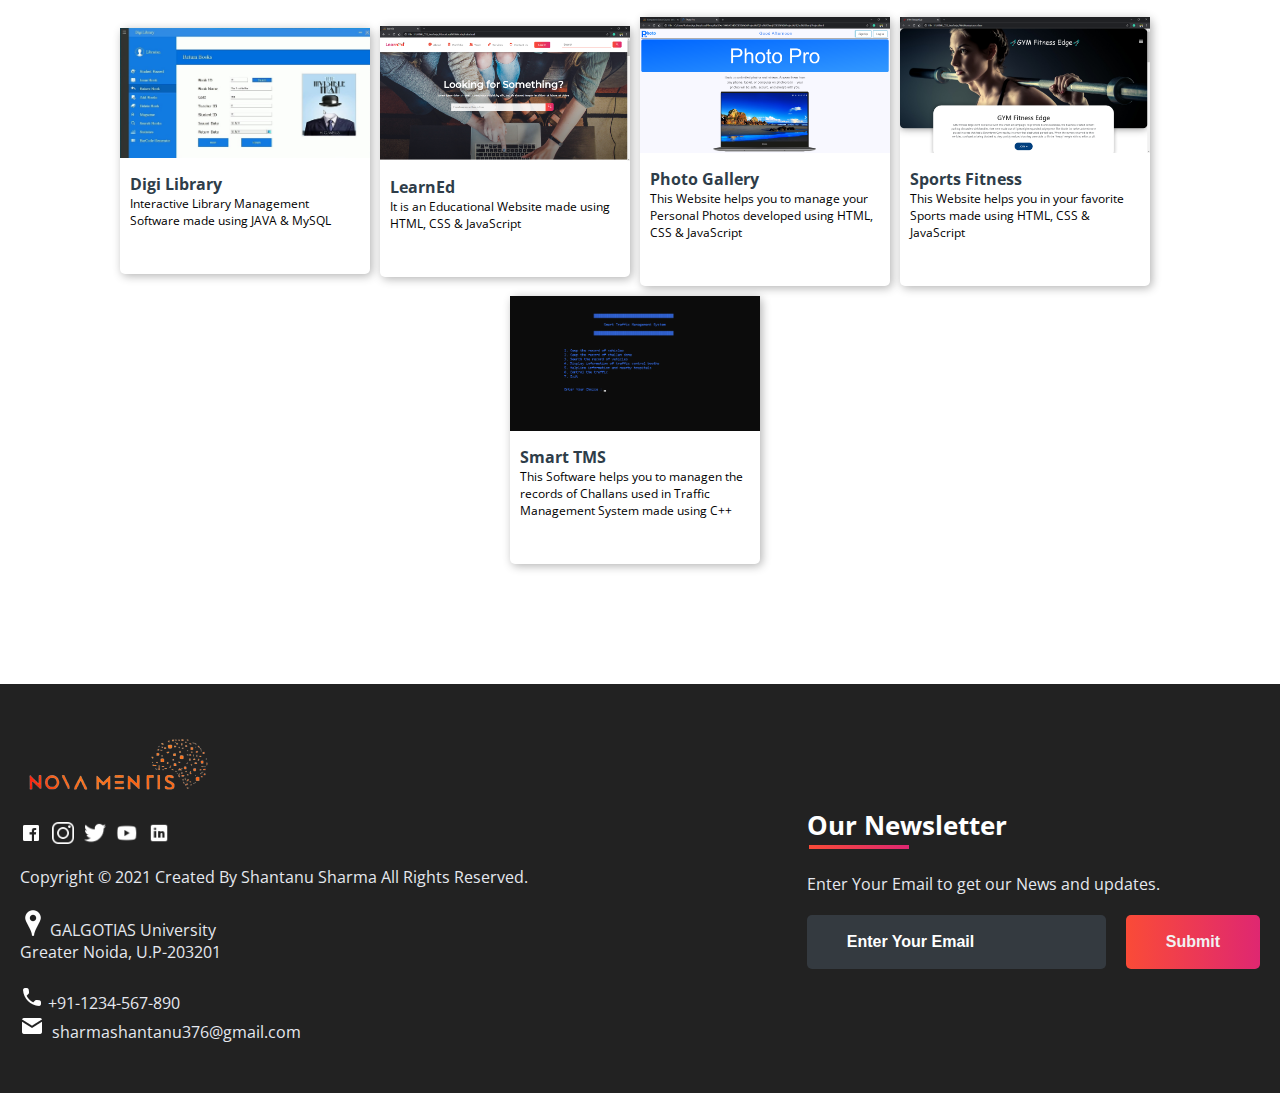
<file: subjects/computer_courses.html>
<!DOCTYPE html>
<html>
<head>
	<link rel="shortcut icon" type="png" href="../images/icon/favicon2.png">
	<title>Computer Science Courses on NOVA-MENTIS</title>
	<link rel="stylesheet" type="text/css" href="subjects.css">
	<script type="text/javascript" src="../script.js"></script>
</head>
<body>
	
<!-- NAVIGATION -->
	<header>
		<div class="nav" id="nav">
			<div id="learned-logo">
			<a href="../index.html"><img src="../images/icon/logo5.png" style="width: 120px;"></a></div>
			<div class="switch-tab" id="switch-tab" onclick="switchTAB()"><img src="../images/icon/menu.png"></div>
			<ul id="list-switch">
				<li><a href="jee.html"><img src="../images/courses/d1.png" class="icon">JEE</a></li>
				<li><a href="gate.html"><img src="../images/courses/paper.png" class="icon">GATE</a></li>
				<li><a href="#"><img src="../images/courses/computer.png" class="icon">Computer Courses</a></li>
				<li><a href="#data"><img src="../images/courses/data.png" class="icon">Data Structures</a></li>
				<li><a href="#algo"><img src="../images/courses/algo.png" class="icon">Algorithm</a></li>
				<li><a href="#projects"><img src="../images/courses/projects.png" class="icon">Projects</a></li>
			</ul>
			<div class="search" id="search-switch">
				<input type="search" placeholder="Search" class="srch"><button id="srchbtn"><img src="../images/icon/search.png"></button>
			</div>
		</div>
	</header>
	

<!-- MAIN Heading of Page -->
	<div class="title">
		<span>Computer Science Courses<br>on NOVA-MENTIS</span>
		<div class="shortdesc">
			<p>Learn programming languages and concepts to prepare for a career in<br>hardware or software development</p>
		</div>
	</div>


<!-- Some KeyWords related to Topic -->
	<div class="course">
		<div class="cbox">
		<div class="det"><a href="#java">Java</a></div>
		<div class="det"><a href="https://developer.android.com/">Android Development</a></div>
		<div class="det"><a href="https://docs.oracle.com/javafx/2/get_started/fxml_tutorial.htm">FXML</a></div>
		<div class="det"><a href="#c++">C++</a></div>
		<div class="det"><a href="https://www.geeksforgeeks.org/introduction-of-compiler-design/">Compiler Designing</a></div>
		<div class="det"><a href="https://www.coursera.org/specializations/game-design-and-development">Game Development</a></div>
		<div class="det"><a href="#algo">Algorithm</a></div>
		</div>
		<div class="cbox">
		<div class="det"><a href="#python">Python</a></div>
		<div class="det"><a href="https://www.coursera.org/learn/machine-learning">Machine Learning</a></div>
		<div class="det"><a href="https://en.wikipedia.org/wiki/Artificial_intelligence">Artificial Intelligence</a></div>
		<div class="det"><a href="https://en.wikipedia.org/wiki/Network">Networking</a></div>
		<div class="det"><a href="https://www.kaspersky.co.in/resource-center/definitions/what-is-cyber-security">Cyber Security</a></div>
		<div class="det"><a href="https://www.eccouncil.org/ethical-hacking/">Ethical Hacking</a></div>
		<div class="det"><a href="#data">Data Structures</a></div>
		</div>
		<div class="cbox">
		<div class="det"><a href="#html_css">HTML and CSS</a></div>
		<div class="det"><a href="https://www.udacity.com/course/full-stack-web-developer-nanodegree--nd0044">Full Stack Web Development</a></div>
		<div class="det"><a href="https://uxplanet.org/what-is-ui-vs-ux-design-and-the-difference-d9113f6612de?gi=6d9d13f4cc95">UI Designing</a></div>
		<div class="det"><a href="https://www.adobe.com/in/products/xd.html">Adobe XD</a></div>
		<div class="det"><a href="https://www.sciencedirect.com/topics/computer-science/hardware-design">Hardware Designing</a></div>
		<div class="det"><a href="#javascript">JavaScript</a></div>
		<div class="det"><a href="#html_css">Bootstrap</a></div>
		</div>
	</div>


<!-- Courses Available -->
	<div class="inbt">
		Accelerate your career with Computer Science programs
	</div>

	<div class="ccard">
	<center>
		<div class="ccardbox">
			<div class="dcard">
				<div class="fpart"><img src="../images/courses/java-course.jpg"></div>
				<a href="#java"><div class="spart">2 Courses <img src="../images/icon/dropdown.png"></div></a>
			</div>
			<div class="dcard">
				<div class="fpart"><img src="../images/courses/python-course.png"></div>
				<a href="#python"><div class="spart">5 Courses <img src="../images/icon/dropdown.png"></div></a>
			</div>
			<div class="dcard">
				<div class="fpart"><img src="../images/courses/c-course.jpg"></div>
				<a href="#c++"><div class="spart">3 Courses <img src="../images/icon/dropdown.png"></div></a>
			</div>
		</div>
		<div class="ccardbox">
			<div class="dcard">
				<div class="fpart"><img src="../images/courses/web-course.jpg"></div>
				<a href="#html_css"><div class="spart">6 Courses <img src="../images/icon/dropdown.png"></div></a>
			</div>
			<div class="dcard">
				<div class="fpart"><img src="../images/courses/data-course.jpg"></div>
				<a href="#data"><div class="spart">2 Courses <img src="../images/icon/dropdown.png"></div></a>
			</div>
			<div class="dcard">
				<div class="fpart"><img src="../images/courses/algo-course.jpg"></div>
				<a href="#algo"><div class="spart">1 Courses <img src="../images/icon/dropdown.png"></div></a>
			</div>
		</div>
	</center>
	</div>


<!-- Videos on JAVA Lectures -->
	<div class="title2" id="java">
		<span>Start Programming with Java</span>
		<div class="shortdesc2">
			<p>Practice and Practice to become a good Java programmer</p>
		</div>
	</div>
	
	<center>
		<div class="ccardbox2">
			<div class="dcard2"><span class="tag" >1/8</span>
				<div class="fpart2">
					<img src="../images/courses/java-course.jpg">
					<iframe src="https://www.youtube.com/embed/IsLyduxZ9sc" frameborder="0" allow="accelerometer; autoplay; encrypted-media; gyroscope; picture-in-picture" allowfullscreen></iframe>
				</div>
			</div>
			<div class="dcard2"><span class="tag" >2/8</span>
				<div class="fpart2">
					<img src="../images/courses/java-course.jpg">
					<iframe src="https://www.youtube.com/embed/U_vuESBFEpE" frameborder="0" allow="accelerometer; autoplay; encrypted-media; gyroscope; picture-in-picture" allowfullscreen></iframe>
				</div>
			</div>
			<div class="dcard2"><span class="tag" >3/8</span>
				<div class="fpart2">
					<img src="../images/courses/java-course.jpg">
					<iframe src="https://www.youtube.com/embed/7i8vbPA37y0" frameborder="0" allow="accelerometer; autoplay; encrypted-media; gyroscope; picture-in-picture" allowfullscreen></iframe>
				</div>
			</div>
			<div class="dcard2"><span class="tag" >4/8</span>
				<div class="fpart2">
					<img src="../images/courses/java-course.jpg">
					<iframe src="https://www.youtube.com/embed/FB47F-QIk3k" frameborder="0" allow="accelerometer; autoplay; encrypted-media; gyroscope; picture-in-picture" allowfullscreen></iframe>
				</div>
			</div>
			<div class="dcard2"><span class="tag" >5/8</span>
				<div class="fpart2">
					<img src="../images/courses/java-course.jpg">
					<iframe src="https://www.youtube.com/embed/8qyVcHJ1Et4" frameborder="0" allow="accelerometer; autoplay; encrypted-media; gyroscope; picture-in-picture" allowfullscreen></iframe>
				</div>
			</div>
			<div class="dcard2"><span class="tag" >6/8</span>
				<div class="fpart2">
					<img src="../images/courses/java-course.jpg">
					<iframe src="https://www.youtube.com/embed/N53Vf8HGd-0" frameborder="0" allow="accelerometer; autoplay; encrypted-media; gyroscope; picture-in-picture" allowfullscreen></iframe>
				</div>
			</div>
			<div class="dcard2"><span class="tag" >7/8</span>
				<div class="fpart2">
					<img src="../images/courses/java-course.jpg">
					<iframe src="https://www.youtube.com/embed/slz2Vc904Qg" frameborder="0" allow="accelerometer; autoplay; encrypted-media; gyroscope; picture-in-picture" allowfullscreen></iframe>
				</div>
			</div>
			<div class="dcard2"><span class="tag" >8/8</span>
				<div class="fpart2">
					<img src="../images/courses/java-course.jpg">
					<iframe src="https://www.youtube.com/embed/Q0NVRQP1Z5g" frameborder="0" allow="accelerometer; autoplay; encrypted-media; gyroscope; picture-in-picture" allowfullscreen></iframe>
				</div>
			</div>
		</div>
	</center>
	<br><br>
	<div class="click-me">
		<a href="https://www.youtube.com/watch?v=IsLyduxZ9sc&list=PLX9Zi6XTqOKQ7TdRz0QynGIKuMV9Q2H8E" target="_blank">Click Here to Watch full playlist</a>
	</div>

<!-- Videos on C++ Lectures -->

	<div class="title2" id="c++">
		<span>Start Programming with C++</span>
		<div class="shortdesc2">
			<p>Practice and Practice to become a good C++ programmer</p>
		</div>
	</div>
	<center>
		<div class="ccardbox2">
			<div class="dcard2"><span class="tag" >1/8</span>
				<div class="fpart2"><img src="../images/courses/c-course.jpg">
					<iframe src="https://www.youtube.com/embed/Iuo9PpGE04Y" frameborder="0" allow="accelerometer; autoplay; encrypted-media; gyroscope; picture-in-picture" allowfullscreen></iframe>
				</div>
			</div>
			<div class="dcard2"><span class="tag" >2/8</span>
				<div class="fpart2"><img src="../images/courses/c-course.jpg">
					<iframe src="https://www.youtube.com/embed/52dHKRD7cdg" frameborder="0" allow="accelerometer; autoplay; encrypted-media; gyroscope; picture-in-picture" allowfullscreen></iframe>
				</div>
			</div>
			<div class="dcard2"><span class="tag" >3/8</span>
				<div class="fpart2"><img src="../images/courses/c-course.jpg">
					<iframe src="https://www.youtube.com/embed/Iuo9PpGE04Y" frameborder="0" allow="accelerometer; autoplay; encrypted-media; gyroscope; picture-in-picture" allowfullscreen></iframe>
				</div>
			</div>
			<div class="dcard2"><span class="tag" >4/8</span>
				<div class="fpart2"><img src="../images/courses/c-course.jpg">
					<iframe src="https://www.youtube.com/embed/Iuo9PpGE04Y" frameborder="0" allow="accelerometer; autoplay; encrypted-media; gyroscope; picture-in-picture" allowfullscreen></iframe>
				</div>
			</div>
		
			<div class="dcard2"><span class="tag" >5/8</span>
				<div class="fpart2"><img src="../images/courses/c-course.jpg">
					<iframe src="https://www.youtube.com/embed/Iuo9PpGE04Y" frameborder="0" allow="accelerometer; autoplay; encrypted-media; gyroscope; picture-in-picture" allowfullscreen></iframe>
				</div>
			</div>
			<div class="dcard2"><span class="tag" >6/8</span>
				<div class="fpart2"><img src="../images/courses/c-course.jpg">
					<iframe src="https://www.youtube.com/embed/Iuo9PpGE04Y" frameborder="0" allow="accelerometer; autoplay; encrypted-media; gyroscope; picture-in-picture" allowfullscreen></iframe>
				</div>
			</div>
			<div class="dcard2"><span class="tag" >7/8</span>
				<div class="fpart2"><img src="../images/courses/c-course.jpg">
					<iframe src="https://www.youtube.com/embed/Iuo9PpGE04Y" frameborder="0" allow="accelerometer; autoplay; encrypted-media; gyroscope; picture-in-picture" allowfullscreen></iframe>
				</div>
			</div>
			<div class="dcard2"><span class="tag" >8/8</span>
				<div class="fpart2"><img src="../images/courses/c-course.jpg">
					<iframe src="https://www.youtube.com/embed/Iuo9PpGE04Y" frameborder="0" allow="accelerometer; autoplay; encrypted-media; gyroscope; picture-in-picture" allowfullscreen></iframe>
				</div>
			</div>
		</div>
	</center>
<br><br>
	<div class="click-me">
		<a href="https://www.youtube.com/watch?v=Iuo9PpGE04Y&feature=youtu.be" target="_blank">Click Here to Watch full playlist</a>
	</div>

<!-- Videos on PYTHON Lectures -->

	<div class="title2" id="python">
		<span>Start Programming with Python</span>
		<div class="shortdesc2">
			<p>Practice and Practice to become a good Python programmer</p>
		</div>
	</div>
	<center>
		<div class="ccardbox2">
			<div class="dcard2"><span class="tag" >1/8</span>
				<div class="fpart2"><img src="../images/courses/python-course.png">
					<iframe src="https://www.youtube.com/embed/QXeEoD0pB3E" frameborder="0" allow="accelerometer; autoplay; encrypted-media; gyroscope; picture-in-picture" allowfullscreen></iframe>
				</div>
			</div>
			<div class="dcard2"><span class="tag" >2/8</span>
				<div class="fpart2"><img src="../images/courses/python-course.png">
					<iframe src="https://www.youtube.com/embed/QXeEoD0pB3E" frameborder="0" allow="accelerometer; autoplay; encrypted-media; gyroscope; picture-in-picture" allowfullscreen></iframe>
				</div>
			</div>
			<div class="dcard2"><span class="tag" >3/8</span>
				<div class="fpart2"><img src="../images/courses/python-course.png">
					<iframe src="https://www.youtube.com/embed/QXeEoD0pB3E" frameborder="0" allow="accelerometer; autoplay; encrypted-media; gyroscope; picture-in-picture" allowfullscreen></iframe>
				</div>
			</div>
			<div class="dcard2"><span class="tag" >4/8</span>
				<div class="fpart2"><img src="../images/courses/python-course.png">
					<iframe src="https://www.youtube.com/embed/QXeEoD0pB3E" frameborder="0" allow="accelerometer; autoplay; encrypted-media; gyroscope; picture-in-picture" allowfullscreen></iframe>
				</div>
			</div>
		
			<div class="dcard2"><span class="tag" >5/8</span>
				<div class="fpart2"><img src="../images/courses/python-course.png">
					<iframe src="https://www.youtube.com/embed/QXeEoD0pB3E" frameborder="0" allow="accelerometer; autoplay; encrypted-media; gyroscope; picture-in-picture" allowfullscreen></iframe>
				</div>
			</div>
			<div class="dcard2"><span class="tag" >6/8</span>
				<div class="fpart2"><img src="../images/courses/python-course.png">
					<iframe src="https://www.youtube.com/embed/QXeEoD0pB3E" frameborder="0" allow="accelerometer; autoplay; encrypted-media; gyroscope; picture-in-picture" allowfullscreen></iframe>
				</div>
			</div>
			<div class="dcard2"><span class="tag" >7/8</span>
				<div class="fpart2"><img src="../images/courses/python-course.png">
					<iframe src="https://www.youtube.com/embed/QXeEoD0pB3E" frameborder="0" allow="accelerometer; autoplay; encrypted-media; gyroscope; picture-in-picture" allowfullscreen></iframe>
				</div>
			</div>
			<div class="dcard2"><span class="tag" >8/8</span>
				<div class="fpart2"><img src="../images/courses/python-course.png">
					<iframe src="https://www.youtube.com/embed/QXeEoD0pB3E" frameborder="0" allow="accelerometer; autoplay; encrypted-media; gyroscope; picture-in-picture" allowfullscreen></iframe>
				</div>
			</div>
		</div>
	</center>

<br><br>
	<div class="click-me">
		<a href="https://youtu.be/QXeEoD0pB3E" target="_blank">Click Here to Watch full playlist</a>
	</div>
<!-- Videos on DATA STRUCTURES Lectures -->

	<div class="title2" id="data">
		<span>Data Structures</span>
		<div class="shortdesc2">
			<p>Make your data structures concepts strong...</p>
		</div>
	</div>
	<center>
		<div class="ccardbox2">
			<div class="dcard2"><span class="tag" >1/8</span>
				<div class="fpart2"><img src="../images/courses/data-course.jpg">
					<iframe src="https://www.youtube.com/embed/Db9ZYbJONHc" frameborder="0" allow="accelerometer; autoplay; encrypted-media; gyroscope; picture-in-picture" allowfullscreen></iframe>
				</div>
			</div>
			<div class="dcard2"><span class="tag" >2/8</span>
				<div class="fpart2"><img src="../images/courses/data-course.jpg">
					<iframe src="https://www.youtube.com/embed/Db9ZYbJONHc" frameborder="0" allow="accelerometer; autoplay; encrypted-media; gyroscope; picture-in-picture" allowfullscreen></iframe>
				</div>
			</div>
			<div class="dcard2"><span class="tag" >3/8</span>
				<div class="fpart2"><img src="../images/courses/data-course.jpg">
					<iframe src="https://www.youtube.com/embed/Db9ZYbJONHc" frameborder="0" allow="accelerometer; autoplay; encrypted-media; gyroscope; picture-in-picture" allowfullscreen></iframe>
				</div>
			</div>
			<div class="dcard2"><span class="tag" >4/8</span>
				<div class="fpart2"><img src="../images/courses/data-course.jpg">
					<iframe src="https://www.youtube.com/embed/Db9ZYbJONHc" frameborder="0" allow="accelerometer; autoplay; encrypted-media; gyroscope; picture-in-picture" allowfullscreen></iframe>
				</div>
			</div>
		
			<div class="dcard2"><span class="tag" >5/8</span>
				<div class="fpart2"><img src="../images/courses/data-course.jpg">
					<iframe src="https://www.youtube.com/embed/Db9ZYbJONHc" frameborder="0" allow="accelerometer; autoplay; encrypted-media; gyroscope; picture-in-picture" allowfullscreen></iframe>
				</div>
			</div>
			<div class="dcard2"><span class="tag" >6/8</span>
				<div class="fpart2"><img src="../images/courses/data-course.jpg">
					<iframe src="https://www.youtube.com/embed/Db9ZYbJONHc" frameborder="0" allow="accelerometer; autoplay; encrypted-media; gyroscope; picture-in-picture" allowfullscreen></iframe>
				</div>
			</div>
			<div class="dcard2"><span class="tag" >7/8</span>
				<div class="fpart2"><img src="../images/courses/data-course.jpg">
					<iframe src="https://www.youtube.com/embed/Db9ZYbJONHc" frameborder="0" allow="accelerometer; autoplay; encrypted-media; gyroscope; picture-in-picture" allowfullscreen></iframe>
				</div>
			</div>
			<div class="dcard2"><span class="tag" >8/8</span>
				<div class="fpart2"><img src="../images/courses/data-course.jpg">
					<iframe src="https://www.youtube.com/embed/Db9ZYbJONHc" frameborder="0" allow="accelerometer; autoplay; encrypted-media; gyroscope; picture-in-picture" allowfullscreen></iframe>
				</div>
			</div>
		</div>
	</center>
<br><br>
	<div class="click-me">
		<a href="https://www.youtube.com/watch?v=Db9ZYbJONHc" target="_blank">Click Here to Watch full playlist</a>
	</div>

<!-- Videos on ALGORITHM Lectures -->

	<div class="title2" id="algo">
		<span>Algorithm</span>
		<div class="shortdesc2">
			<p>Make your algorithm concepts clear...</p>
		</div>
	</div>
	<center>
		<div class="ccardbox2">
			<div class="dcard2"><span class="tag" >1/8</span>
				<div class="fpart2"><img src="../images/courses/algo-course.jpg">
					<iframe src="https://www.youtube.com/embed/0IAPZzGSbME" frameborder="0" allow="accelerometer; autoplay; encrypted-media; gyroscope; picture-in-picture" allowfullscreen></iframe>
				</div>
			</div>
			<div class="dcard2"><span class="tag" >2/8</span>
				<div class="fpart2"><img src="../images/courses/algo-course.jpg">
					<iframe src="https://www.youtube.com/embed/0IAPZzGSbME" frameborder="0" allow="accelerometer; autoplay; encrypted-media; gyroscope; picture-in-picture" allowfullscreen></iframe>
				</div>
			</div>
			<div class="dcard2"><span class="tag" >3/8</span>
				<div class="fpart2"><img src="../images/courses/algo-course.jpg">
					<iframe src="https://www.youtube.com/embed/0IAPZzGSbME" frameborder="0" allow="accelerometer; autoplay; encrypted-media; gyroscope; picture-in-picture" allowfullscreen></iframe>
				</div>
			</div>
			<div class="dcard2"><span class="tag" >4/8</span>
				<div class="fpart2"><img src="../images/courses/algo-course.jpg">
					<iframe src="https://www.youtube.com/embed/0IAPZzGSbME" frameborder="0" allow="accelerometer; autoplay; encrypted-media; gyroscope; picture-in-picture" allowfullscreen></iframe>
				</div>
			</div>
		
			<div class="dcard2"><span class="tag" >5/8</span>
				<div class="fpart2"><img src="../images/courses/algo-course.jpg">
					<iframe src="https://www.youtube.com/embed/0IAPZzGSbME" frameborder="0" allow="accelerometer; autoplay; encrypted-media; gyroscope; picture-in-picture" allowfullscreen></iframe>
				</div>
			</div>
			<div class="dcard2"><span class="tag" >6/8</span>
				<div class="fpart2"><img src="../images/courses/algo-course.jpg">
					<iframe src="https://www.youtube.com/embed/0IAPZzGSbME" frameborder="0" allow="accelerometer; autoplay; encrypted-media; gyroscope; picture-in-picture" allowfullscreen></iframe>
				</div>
			</div>
			<div class="dcard2"><span class="tag" >7/8</span>
				<div class="fpart2"><img src="../images/courses/algo-course.jpg">
					<iframe src="https://www.youtube.com/embed/0IAPZzGSbME" frameborder="0" allow="accelerometer; autoplay; encrypted-media; gyroscope; picture-in-picture" allowfullscreen></iframe>
				</div>
			</div>
			<div class="dcard2"><span class="tag" >8/8</span>
				<div class="fpart2"><img src="../images/courses/algo-course.jpg">
					<iframe src="https://www.youtube.com/embed/0IAPZzGSbME" frameborder="0" allow="accelerometer; autoplay; encrypted-media; gyroscope; picture-in-picture" allowfullscreen></iframe>
				</div>
			</div>
		</div>
	</center>
<br><br>
	<div class="click-me">
		<a href="https://www.youtube.com/watch?v=0IAPZzGSbME" target="_blank">Click Here to Watch full playlist</a>
	</div>

<!-- Videos on HTML and CSS Lectures -->

	<div class="title2" id="html_css">
		<span>Start Programming with HTML and CSS</span>
		<div class="shortdesc2">
			<p>Show your creativity and uniqueness</p>
		</div>
	</div>
	<center>
		<div class="ccardbox2">
			<div class="dcard2"><span class="tag" >1/8</span>
				<div class="fpart2"><img src="../images/courses/web-course.jpg">
					<iframe src="https://www.youtube.com/embed/TKYsuU86-DQ" frameborder="0" allow="accelerometer; autoplay; encrypted-media; gyroscope; picture-in-picture" allowfullscreen></iframe>
				</div>
			</div>
			<div class="dcard2"><span class="tag" >2/8</span>
				<div class="fpart2"><img src="../images/courses/web-course.jpg">
					<iframe src="https://www.youtube.com/embed/TKYsuU86-DQ" frameborder="0" allow="accelerometer; autoplay; encrypted-media; gyroscope; picture-in-picture" allowfullscreen></iframe>
				</div>
			</div>
			<div class="dcard2"><span class="tag" >3/8</span>
				<div class="fpart2"><img src="../images/courses/web-course.jpg">
					<iframe src="https://www.youtube.com/embed/TKYsuU86-DQ" frameborder="0" allow="accelerometer; autoplay; encrypted-media; gyroscope; picture-in-picture" allowfullscreen></iframe>
				</div>
			</div>
			<div class="dcard2"><span class="tag" >4/8</span>
				<div class="fpart2"><img src="../images/courses/web-course.jpg">
					<iframe src="https://www.youtube.com/embed/TKYsuU86-DQ" frameborder="0" allow="accelerometer; autoplay; encrypted-media; gyroscope; picture-in-picture" allowfullscreen></iframe>
				</div>
			</div>
		
			<div class="dcard2"><span class="tag" >5/8</span>
				<div class="fpart2"><img src="../images/courses/web-course.jpg">
					<iframe src="https://www.youtube.com/embed/TKYsuU86-DQ" frameborder="0" allow="accelerometer; autoplay; encrypted-media; gyroscope; picture-in-picture" allowfullscreen></iframe>
				</div>
			</div>
			<div class="dcard2"><span class="tag" >6/8</span>
				<div class="fpart2"><img src="../images/courses/web-course.jpg">
					<iframe src="https://www.youtube.com/embed/TKYsuU86-DQ" frameborder="0" allow="accelerometer; autoplay; encrypted-media; gyroscope; picture-in-picture" allowfullscreen></iframe>
				</div>
			</div>
			<div class="dcard2"><span class="tag" >7/8</span>
				<div class="fpart2"><img src="../images/courses/web-course.jpg">
					<iframe src="https://www.youtube.com/embed/TKYsuU86-DQ" frameborder="0" allow="accelerometer; autoplay; encrypted-media; gyroscope; picture-in-picture" allowfullscreen></iframe>
				</div>
			</div>
			<div class="dcard2"><span class="tag" >8/8</span>
				<div class="fpart2"><img src="../images/courses/web-course.jpg">
					<iframe src="https://www.youtube.com/embed/TKYsuU86-DQ" frameborder="0" allow="accelerometer; autoplay; encrypted-media; gyroscope; picture-in-picture" allowfullscreen></iframe>
				</div>
			</div>
		</div>
	</center>

<br><br>
	<div class="click-me">
		<a href="https://www.youtube.com/watch?v=TKYsuU86-DQ" target="_blank">Click Here to Watch full playlist</a>
	</div>
<!-- Videos on JAVASCRIPT Lectures -->

	<div class="title2" id="javascript">
		<span>Start Programming with JavaScript</span>
		<div class="shortdesc2">
			<p>Use this to build great projects</p>
		</div>
	</div>
	<center>
		<div class="ccardbox2">
			<div class="dcard2"><span class="tag" >1/8</span>
				<div class="fpart2"><img src="../images/courses/javascript-course.jpg">
					<iframe src="https://www.youtube.com/embed/uDwSnnhl1Ng" frameborder="0" allow="accelerometer; autoplay; encrypted-media; gyroscope; picture-in-picture" allowfullscreen></iframe>
				</div>
			</div>
			<div class="dcard2"><span class="tag" >2/8</span>
				<div class="fpart2"><img src="../images/courses/javascript-course.jpg">
					<iframe src="https://www.youtube.com/embed/uDwSnnhl1Ng" frameborder="0" allow="accelerometer; autoplay; encrypted-media; gyroscope; picture-in-picture" allowfullscreen></iframe>
				</div>
			</div>
			<div class="dcard2"><span class="tag" >3/8</span>
				<div class="fpart2"><img src="../images/courses/javascript-course.jpg">
					<iframe src="https://www.youtube.com/embed/uDwSnnhl1Ng" frameborder="0" allow="accelerometer; autoplay; encrypted-media; gyroscope; picture-in-picture" allowfullscreen></iframe>
				</div>
			</div>
			<div class="dcard2"><span class="tag" >4/8</span>
				<div class="fpart2"><img src="../images/courses/javascript-course.jpg">
					<iframe src="https://www.youtube.com/embed/uDwSnnhl1Ng" frameborder="0" allow="accelerometer; autoplay; encrypted-media; gyroscope; picture-in-picture" allowfullscreen></iframe>
				</div>
			</div>
		
			<div class="dcard2"><span class="tag" >5/8</span>
				<div class="fpart2"><img src="../images/courses/javascript-course.jpg">
					<iframe src="https://www.youtube.com/embed/uDwSnnhl1Ng" frameborder="0" allow="accelerometer; autoplay; encrypted-media; gyroscope; picture-in-picture" allowfullscreen></iframe>
				</div>
			</div>
			<div class="dcard2"><span class="tag" >6/8</span>
				<div class="fpart2"><img src="../images/courses/javascript-course.jpg">
					<iframe src="https://www.youtube.com/embed/uDwSnnhl1Ng" frameborder="0" allow="accelerometer; autoplay; encrypted-media; gyroscope; picture-in-picture" allowfullscreen></iframe>
				</div>
			</div>
			<div class="dcard2"><span class="tag" >7/8</span>
				<div class="fpart2"><img src="../images/courses/javascript-course.jpg">
					<iframe src="https://www.youtube.com/embed/uDwSnnhl1Ng" frameborder="0" allow="accelerometer; autoplay; encrypted-media; gyroscope; picture-in-picture" allowfullscreen></iframe>
				</div>
			</div>
			<div class="dcard2"><span class="tag" >8/8</span>
				<div class="fpart2"><img src="../images/courses/javascript-course.jpg">
					<iframe src="https://www.youtube.com/embed/uDwSnnhl1Ng" frameborder="0" allow="accelerometer; autoplay; encrypted-media; gyroscope; picture-in-picture" allowfullscreen></iframe>
				</div>
			</div>
		</div>
	</center>
<br><br>
	<div class="click-me">
		<a href="https://www.youtube.com/watch?v=uDwSnnhl1Ng" target="_blank">Click Here to Watch full playlist</a>
	</div>

<!-- PROJECTS -->
	<div class="title2" id="projects">
		<span>Browse Projects</span>
		<div class="shortdesc2">
			<p>Here you can find various Projects related to Web Deveopment, AI, Java Projects, etc</p>
		</div>
	</div>
	<div class="project-panel">
		<div class="project-card">
			<img src="../images/projects/p1.jpg">
			<div class="info">
				<h4>Digi Library</h4><p>Interactive Library Management Software made using JAVA & MySQL</p>
				<div class="download"><a href="https://github.com/roshan9419" target="_blank">Download</a></div>	
			</div>
		</div>
		<div class="project-card">
			<img src="../images/projects/p2.jpg">
			<div class="info">
				<h4>LearnEd</h4><p>It is an Educational Website made using HTML, CSS & JavaScript</p>
				<div class="download"><a href="https://github.com/roshan9419" target="_blank">Download</a></div>
			</div>
		</div>
		<div class="project-card">
			<img src="../images/projects/p3.jpg">
			<div class="info">
				<h4>Photo Gallery</h4><p>This Website helps you to manage your Personal Photos developed using HTML, CSS & JavaScript</p>
				<div class="download"><a href="https://github.com/roshan9419" target="_blank">Download</a></div>
			</div>
		</div>
		<div class="project-card">
			<img src="../images/projects/p4.jpg">
			<div class="info">
				<h4>Sports Fitness</h4><p>This Website helps you in your favorite Sports made using HTML, CSS & JavaScript</p>
				<div class="download"><a href="https://github.com/roshan9419" target="_blank">Download</a></div>
			</div>
		</div>
		<div class="project-card">
			<img src="../images/projects/p5.jpg">
			<div class="info">
				<h4>Smart TMS</h4><p>This Software helps you to managen the records of Challans used in Traffic Management System made using C++</p>
				<div class="download"><a href="https://github.com/roshan9419/smart_traffic" target="_blank">Download</a></div>
			</div>
		</div>

	</div>

<br><br><br><br><br>

<!-- FOOTER -->
<footer>
	<div class="footer-container">
		<div class="left-col">
			<img src="../images/icon/logo5.png" style="width: 200px;">
			<div class="logo"></div>
			<div class="social-media">
				<a href="#"><img src="../images/icon\fb.png"></a>
				<a href="#"><img src="../images/icon\insta.png"></a>
				<a href="#"><img src="../images/icon\tt.png"></a>
				<a href="#"><img src="../images/icon\ytube.png"></a>
				<a href="#"><img src="../images/icon\linkedin.png"></a>
			</div><br><br>
			<p class="rights-text">Copyright © 2021 Created By Shantanu Sharma All Rights Reserved.</p>
			<br><p><img src="../images/icon/location.png"> GALGOTIAS University<br>Greater Noida, U.P-203201</p><br>
			<p><img src="../images/icon/phone.png"> +91-1234-567-890<br><img src="../images/icon/mail.png">&nbsp; sharmashantanu376@gmail.com</p>
		</div>
		<div class="right-col">
			<h1 style="color: #fff">Our Newsletter</h1>
			<div class="border"></div><br>
			<p>Enter Your Email to get our News and updates.</p>
			<form class="newsletter-form">
				<input class="txtb" type="email" placeholder="Enter Your Email">
				<input class="btn" type="submit" value="Submit">
			</form>
		</div>
	</div>
</footer>

</body>
</html>
</file>
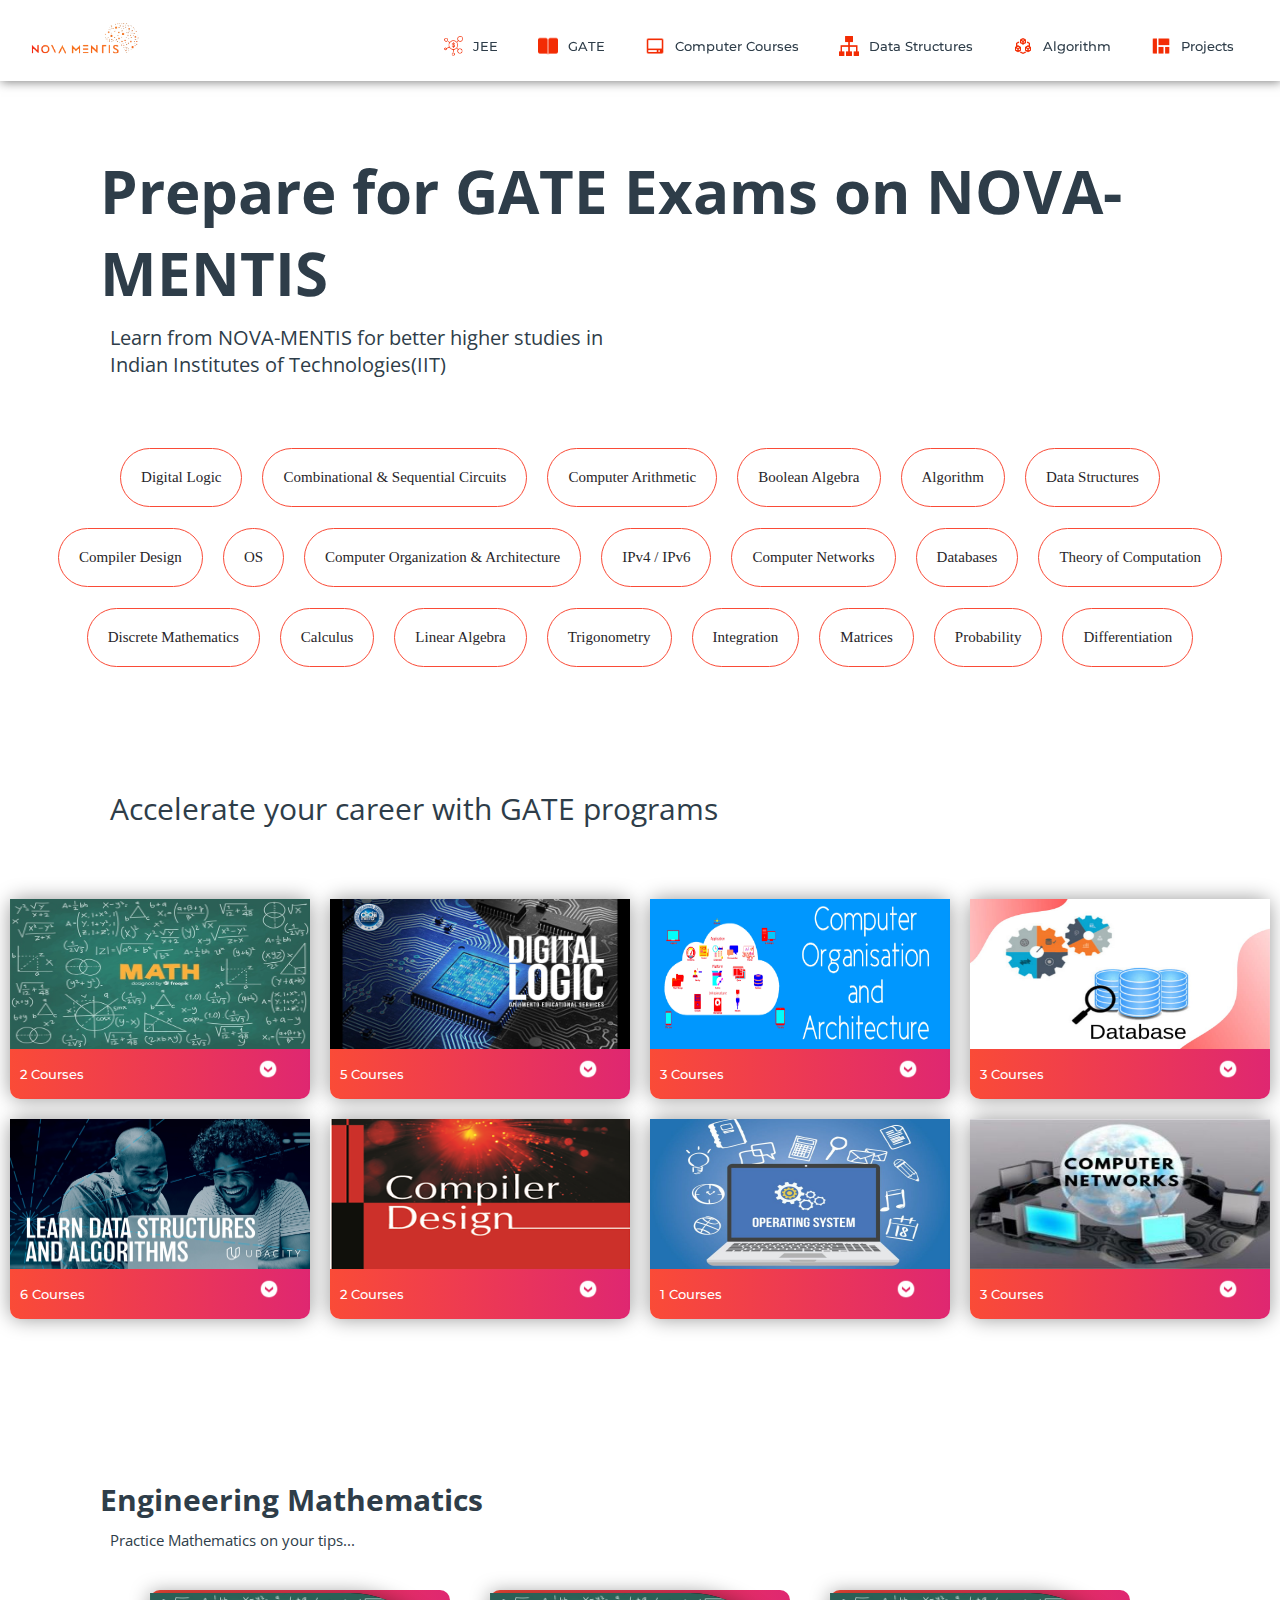
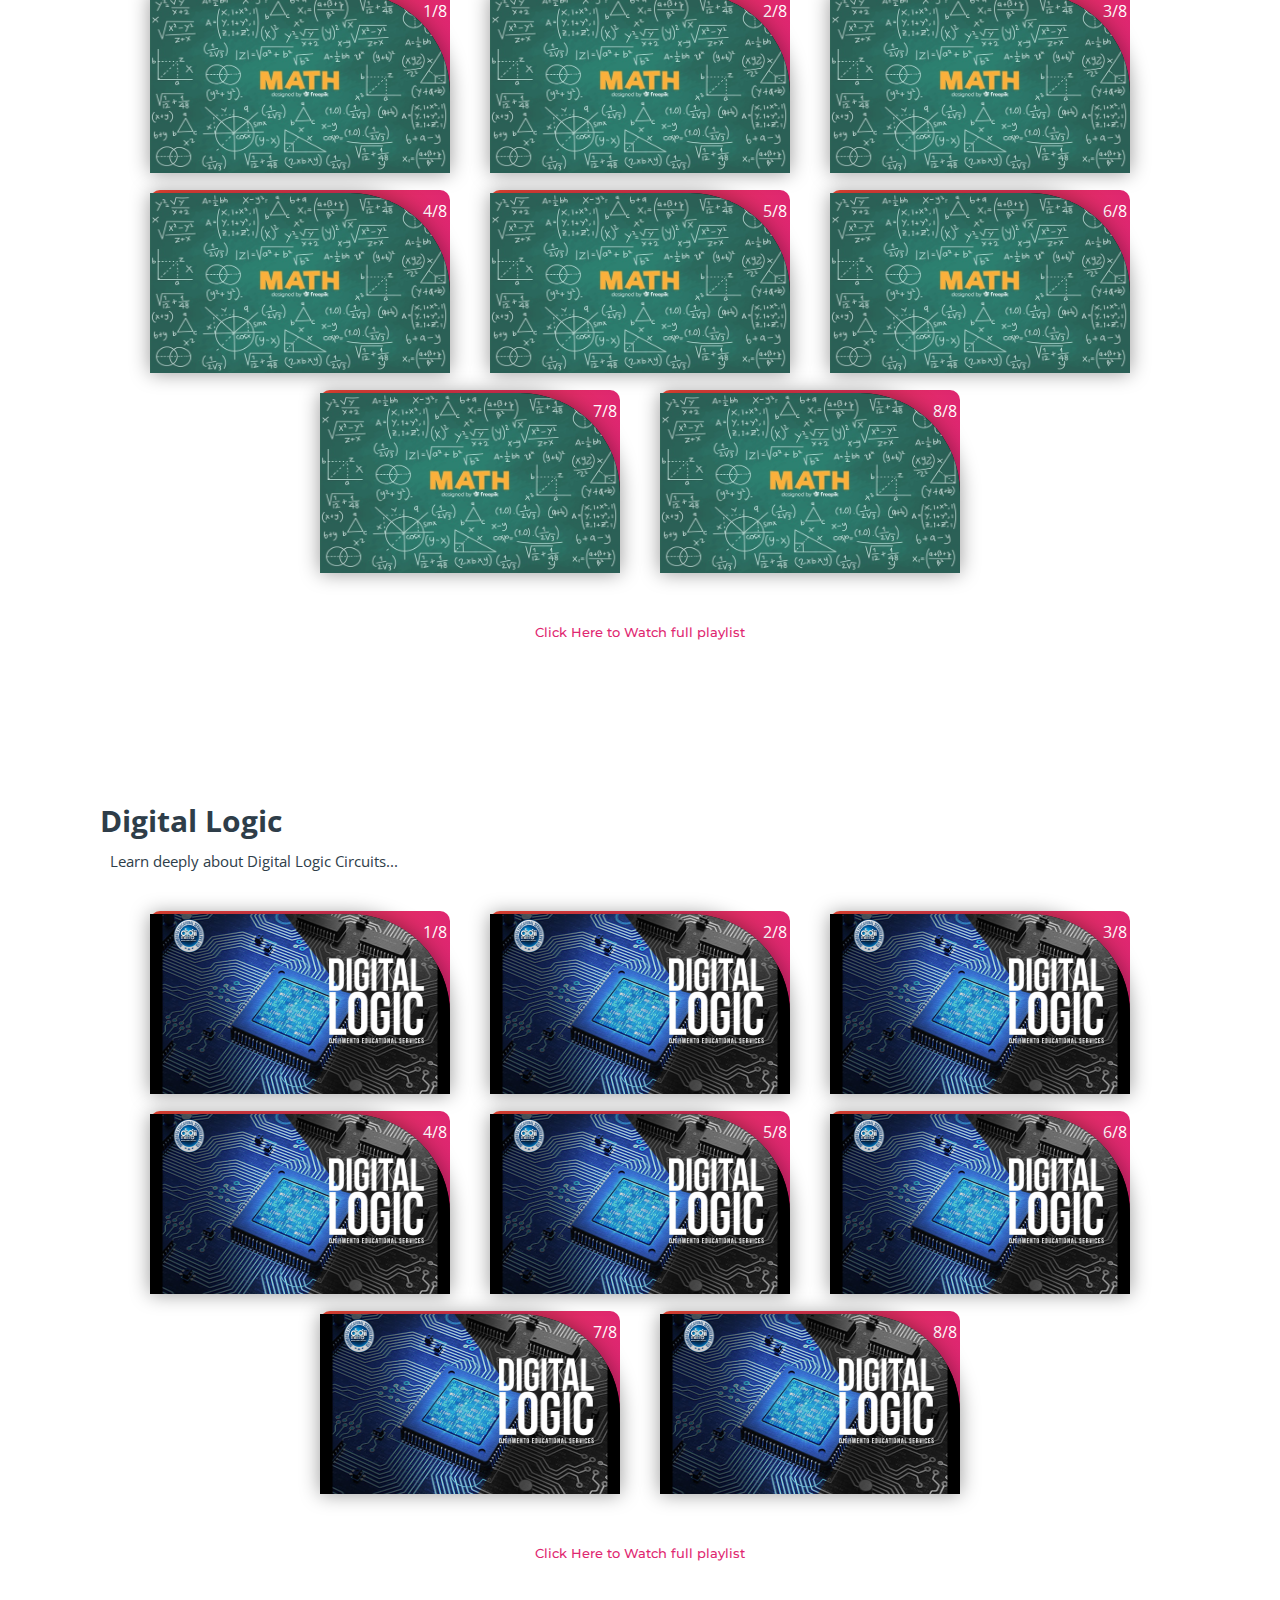
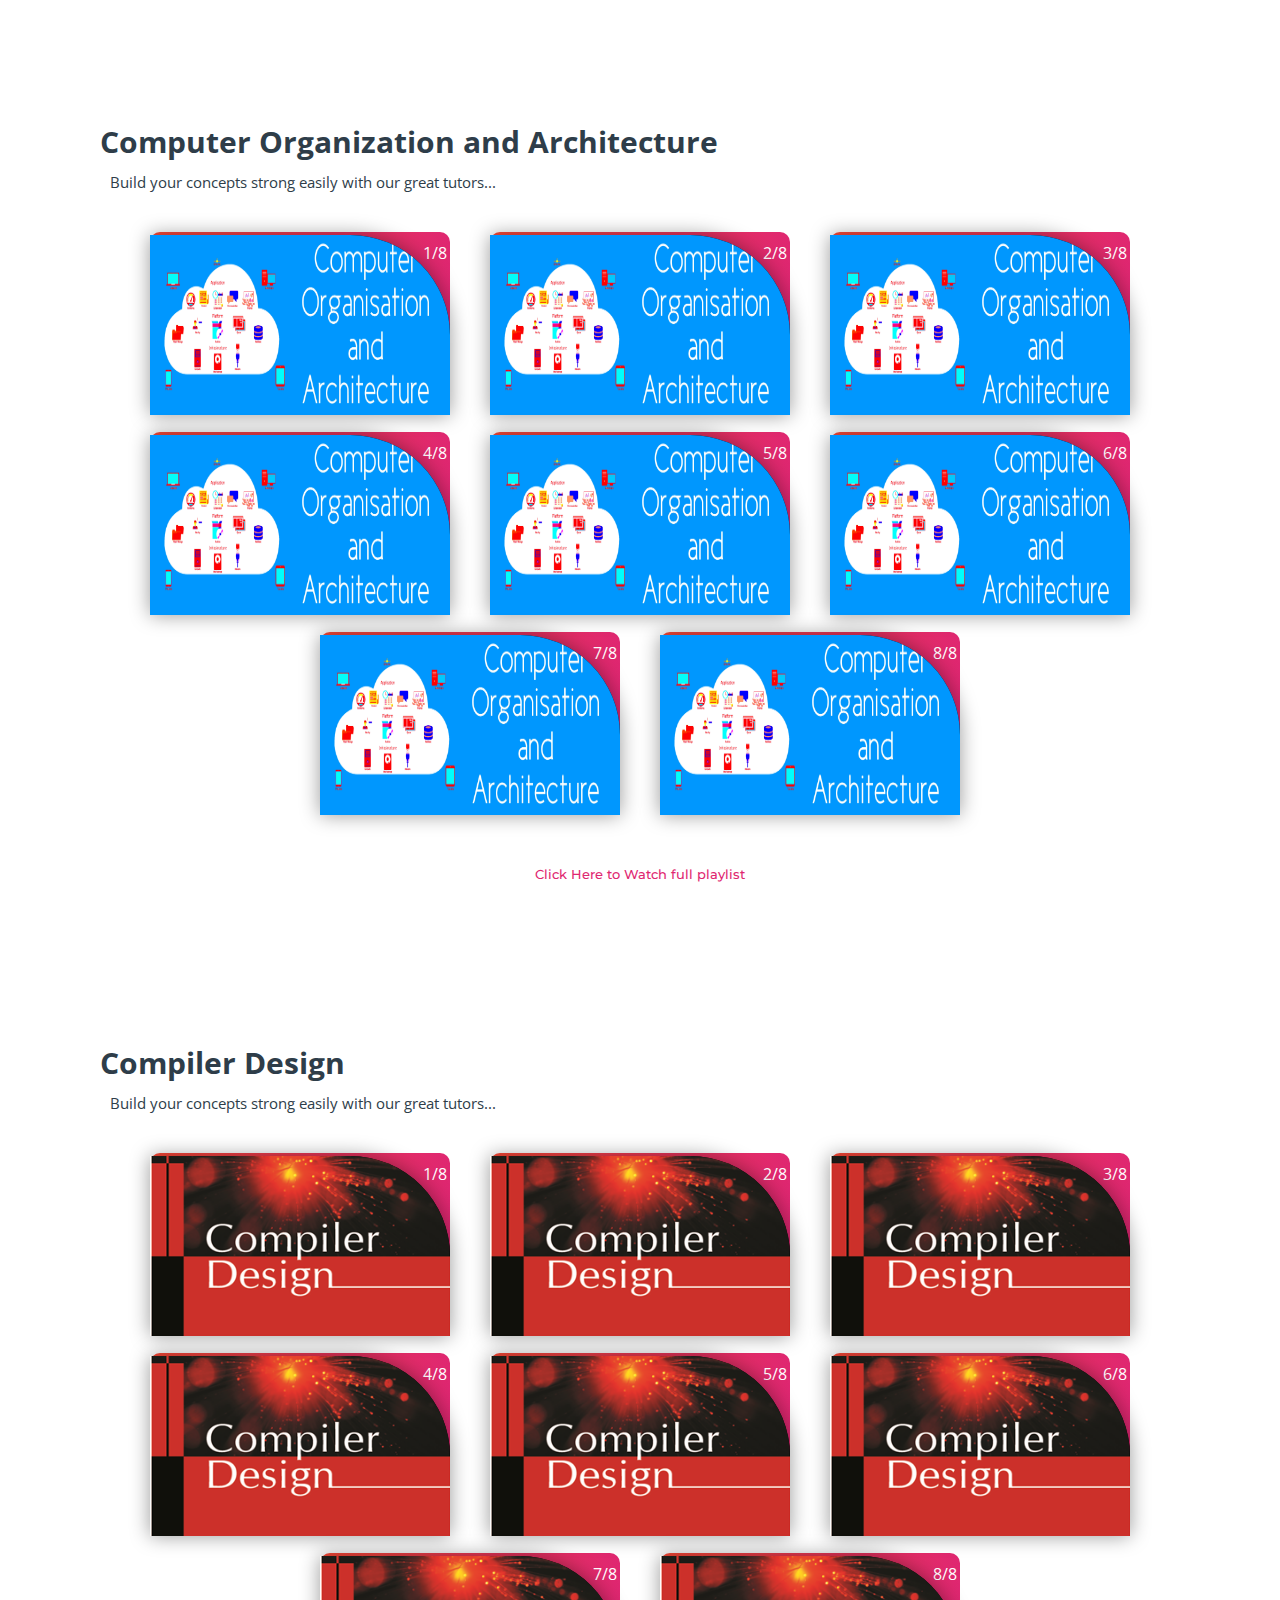
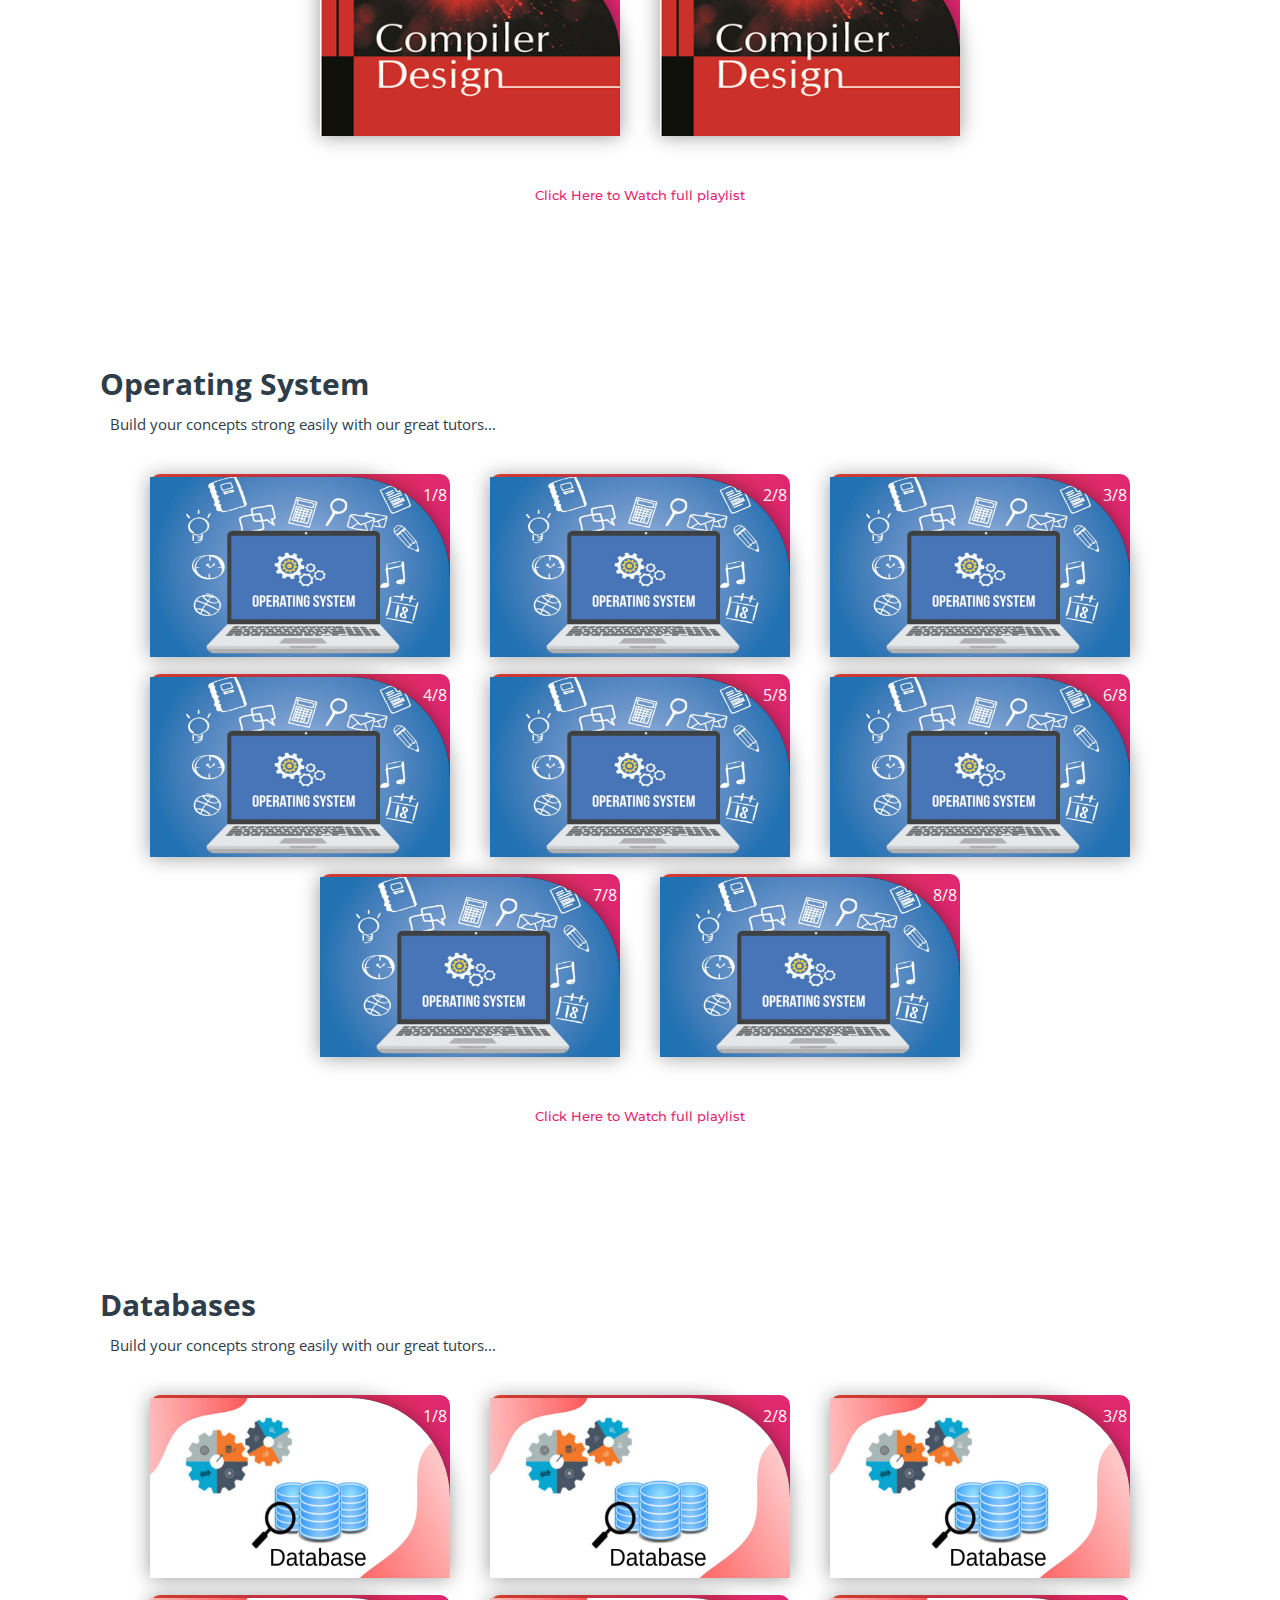
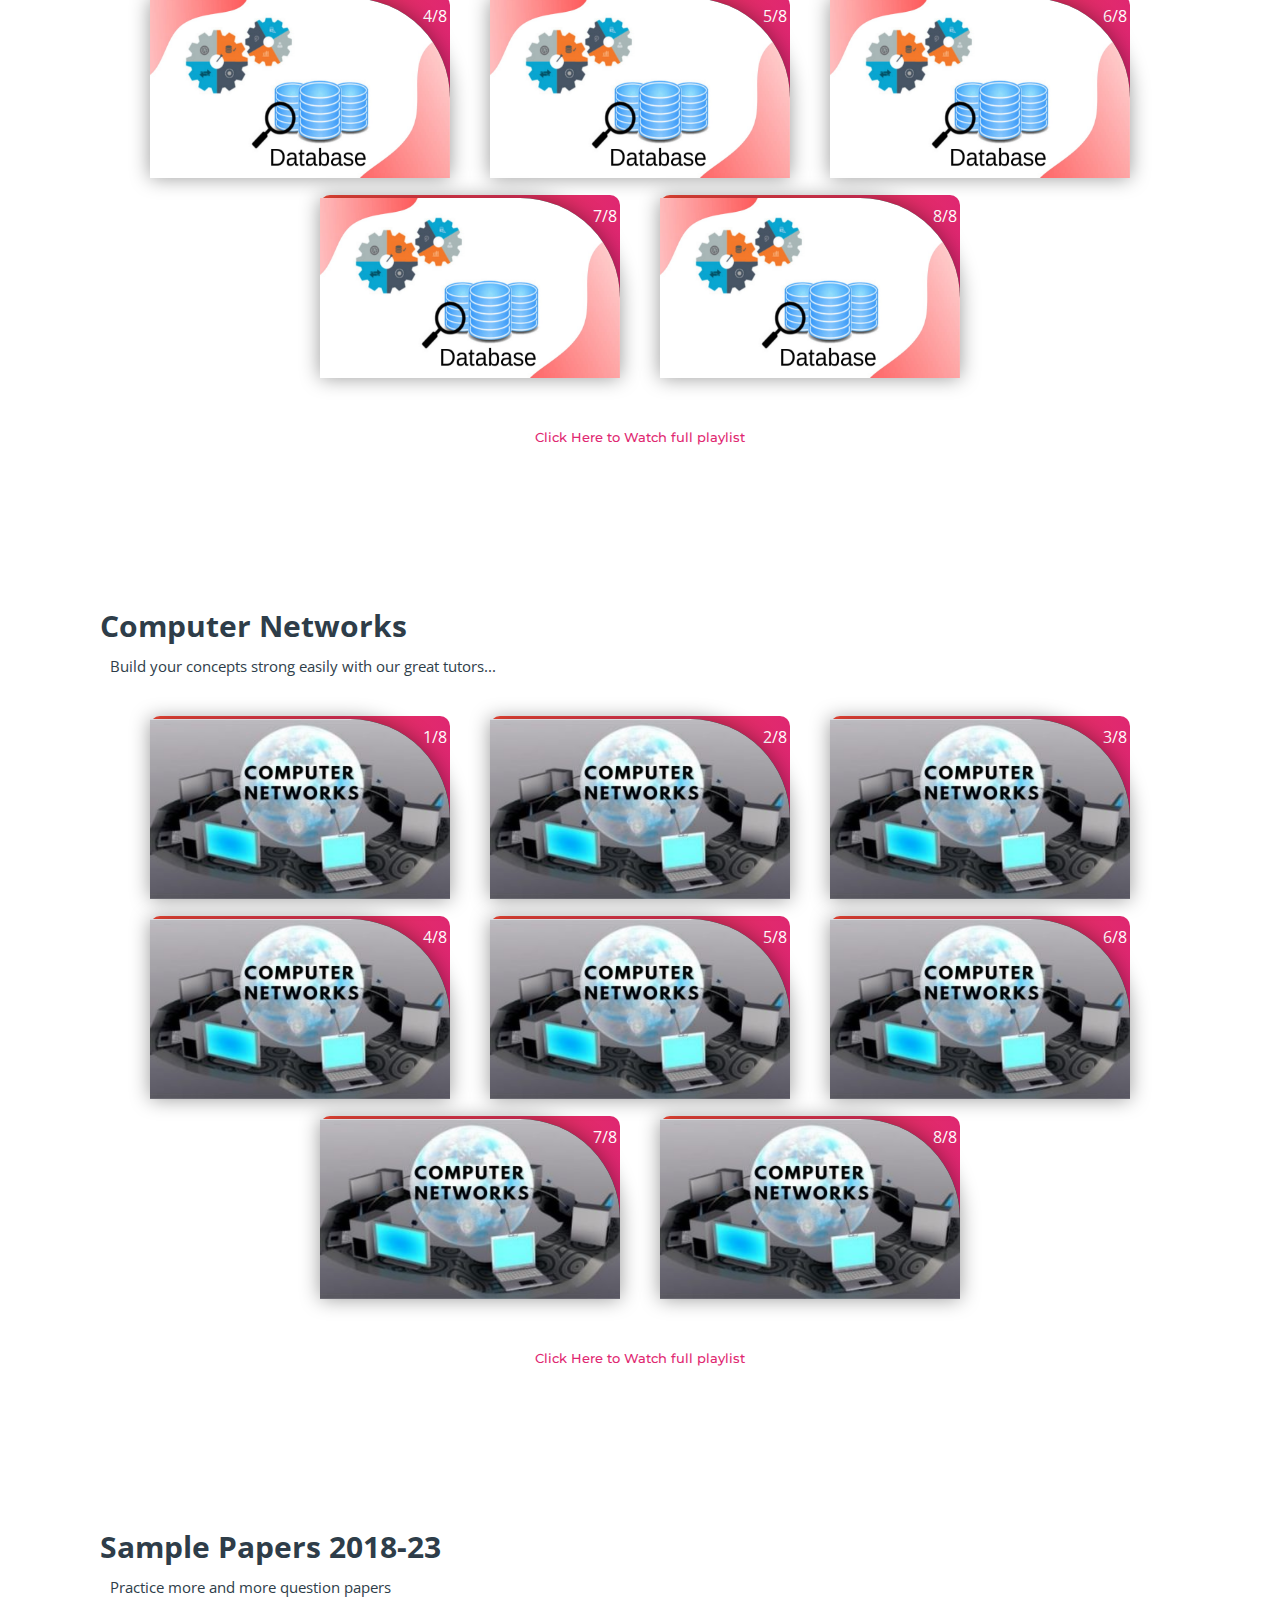
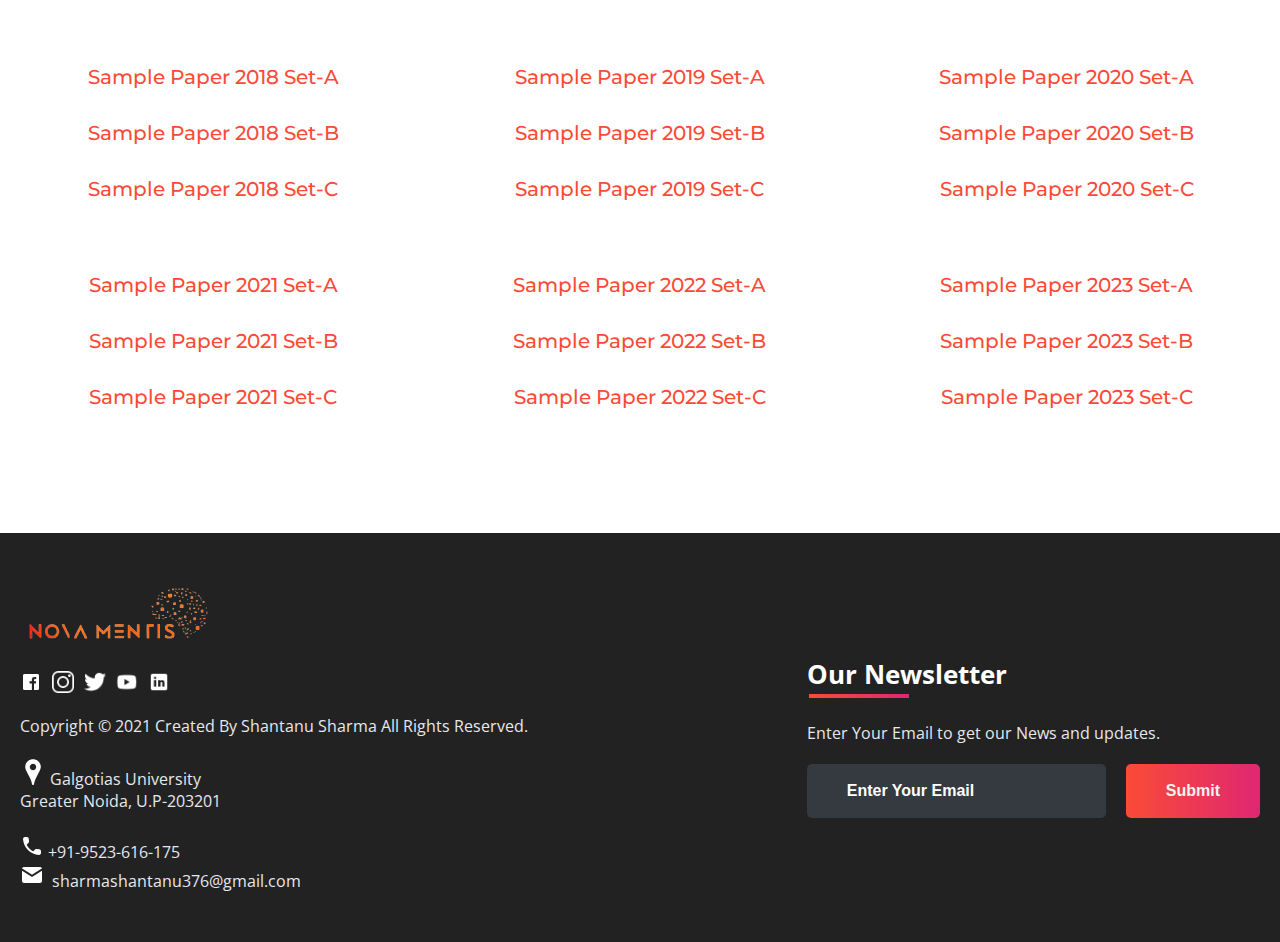
<file: subjects/gate.html>
<!DOCTYPE html>
<html>
<head>
	<link rel="shortcut icon" type="png" href="../images/icon/favicon2.jpg">
	<title>Prepare for GATE on NOVA-MENTIS</title>
	<link rel="stylesheet" type="text/css" href="subjects.css">
	<script type="text/javascript" src="../script.js"></script>
</head>
<body>

<!-- NAVIGATION -->
	<header>
		<div class="nav" id="nav">
			<div id="learned-logo">
			<a href="../index.html"><img src="../images/icon/logo5.png" style="width: 120px;"></a></div>
			<div class="switch-tab" id="switch-tab" onclick="switchTAB()"><img src="../images/icon/menu.png"></div>
			<ul id="list-switch">
				<li><a href="jee.html"><img src="../images/courses/d1.png" class="icon">JEE</a></li>
				<li><a href="#"><img src="../images/courses/paper.png" class="icon">GATE</a></li>
				<li><a href="computer_courses.html"><img src="../images/courses/computer.png" class="icon">Computer Courses</a></li>
				<li><a href="computer_courses.html#data"><img src="../images/courses/data.png" class="icon">Data Structures</a></li>
				<li><a href="computer_courses.html#algo"><img src="../images/courses/algo.png" class="icon">Algorithm</a></li>
				<li><a href="computer_courses.html#projects"><img src="../images/courses/projects.png" class="icon">Projects</a></li>
			</ul>
			<div class="search" id="search-switch">
				<input type="text" placeholder="Search" class="srch"><button id="srchbtn"><img src="../images/icon/search.png"></button>
			</div>
		</div>
	</header>


<!-- Main Title of the Page -->
	<div class="title">
		<span>Prepare for GATE Exams on NOVA-MENTIS</span>
		<div class="shortdesc">
			<p>Learn from NOVA-MENTIS for better higher studies in<br> Indian Institutes of Technologies(IIT)</p>
		</div>
	</div>


<!-- Some KeyWords related to topic -->
	<div class="course">
		<div class="cbox">
		<div class="det"><a href="#digital">Digital Logic</a></div>
		<div class="det"><a href="https://en.wikipedia.org/wiki/Sequential_logic" target="_blank">Combinational & Sequential Circuits</a></div>
		<div class="det"><a href="https://en.wikipedia.org/wiki/ALU" target="_blank">Computer Arithmetic</a></div>
		<div class="det"><a href="https://en.wikipedia.org/wiki/Boolean_algebra" target="_blank">Boolean Algebra</a></div>
		<div class="det"><a href="computer_courses.html#algo">Algorithm</a></div>
		<div class="det"><a href="computer_courses.html#data">Data Structures</a></div>
		</div>
		<div class="cbox">
		<div class="det"><a href="#compiler">Compiler Design</a></div>
		<div class="det"><a href="#os">OS</a></div>
		<div class="det"><a href="#coaa">Computer Organization & Architecture</a></div>
		<div class="det"><a href="https://en.wikipedia.org/wiki/IPv4" target="_blank">IPv4 / IPv6</a></div>
		<div class="det"><a href="#cn">Computer Networks</a></div>
		<div class="det"><a href="#database">Databases</a></div>
		<div class="det"><a href="https://en.wikipedia.org/wiki/Theory_of_computation" target="_blank">Theory of Computation</a></div>
		</div>
		<div class="cbox">
		<div class="det"><a href="#math">Discrete Mathematics</a></div>
		<div class="det"><a href="#math">Calculus</a></div>
		<div class="det"><a href="#math">Linear Algebra</a></div>
		<div class="det"><a href="#math">Trigonometry</a></div>
		<div class="det"><a href="#math">Integration</a></div>
		<div class="det"><a href="#math">Matrices</a></div>
		<div class="det"><a href="#math">Probability</a></div>
		<div class="det"><a href="#math">Differentiation</a></div>
		</div>
	</div>


<!-- Courses Available -->
	<div class="inbt">
		Accelerate your career with GATE programs
	</div>

	<div class="ccard">
	<center>
		<div class="ccardbox">
			<div class="dcard">
				<div class="fpart"><img src="../images/courses/math.jpg"></div>
				<a href="#math"><div class="spart">2 Courses <img src="../images/icon/dropdown.png"></div></a>
			</div>
			<div class="dcard">
				<div class="fpart"><img src="../images/courses/digital.jpg"></div>
				<a href="#digital"><div class="spart">5 Courses <img src="../images/icon/dropdown.png"></div></a>
			</div>
			<div class="dcard">
				<div class="fpart"><img src="../images/courses/coaa.jpg"></div>
				<a href="#coaa"><div class="spart">3 Courses <img src="../images/icon/dropdown.png"></div></a>
			</div>
			<div class="dcard">
				<div class="fpart"><img src="../images/courses/database.jpg"></div>
				<a href="#database"><div class="spart">3 Courses <img src="../images/icon/dropdown.png"></div></a>
			</div>
			<div class="dcard">
				<div class="fpart"><img src="../images/courses/data-algo.jpg"></div>
				<a href="computer_courses.html#data"><div class="spart">6 Courses <img src="../images/icon/dropdown.png"></div></a>
			</div>
			<div class="dcard">
				<div class="fpart"><img src="../images/courses/compiler.jpg"></div>
				<a href="#compiler"><div class="spart">2 Courses <img src="../images/icon/dropdown.png"></div></a>
			</div>
			<div class="dcard">
				<div class="fpart"><img src="../images/courses/os.jpg"></div>
				<a href="#os"><div class="spart">1 Courses <img src="../images/icon/dropdown.png"></div></a>
			</div>
			<div class="dcard">
				<div class="fpart"><img src="../images/courses/cn.jpg"></div>
				<a href="#cn"><div class="spart">3 Courses <img src="../images/icon/dropdown.png"></div></a>
			</div>
		</div>
	</center>
	</div>


<!-- Videos on ENGINEERING MATHEMATICS Lectures -->

	<div class="title2" id="math">
		<span>Engineering Mathematics</span>
		<div class="shortdesc2">
			<p>Practice Mathematics on your tips...</p>
		</div>
	</div>
	
	<center>
		<div class="ccardbox2">
			<div class="dcard2"><span class="tag" >1/8</span>
				<div class="fpart2"><img src="../images/courses/math.jpg">
					<iframe src="https://www.youtube.com/embed/xxGyTHWrHZg" frameborder="0" allow="accelerometer; autoplay; encrypted-media; gyroscope; picture-in-picture" allowfullscreen></iframe>
				</div>
			</div>
			<div class="dcard2"><span class="tag" >2/8</span>
				<div class="fpart2"><img src="../images/courses/math.jpg">
					<iframe src="https://www.youtube.com/embed/xxGyTHWrHZg" frameborder="0" allow="accelerometer; autoplay; encrypted-media; gyroscope; picture-in-picture" allowfullscreen></iframe>
				</div>
			</div>
			<div class="dcard2"><span class="tag" >3/8</span>
				<div class="fpart2"><img src="../images/courses/math.jpg">
					<iframe src="https://www.youtube.com/embed/xxGyTHWrHZg" frameborder="0" allow="accelerometer; autoplay; encrypted-media; gyroscope; picture-in-picture" allowfullscreen></iframe>
				</div>
			</div>
			<div class="dcard2"><span class="tag" >4/8</span>
				<div class="fpart2"><img src="../images/courses/math.jpg">
					<iframe src="https://www.youtube.com/embed/xxGyTHWrHZg" frameborder="0" allow="accelerometer; autoplay; encrypted-media; gyroscope; picture-in-picture" allowfullscreen></iframe>
				</div>
			</div>
		
			<div class="dcard2"><span class="tag" >5/8</span>
				<div class="fpart2"><img src="../images/courses/math.jpg">
					<iframe src="https://www.youtube.com/embed/xxGyTHWrHZg" frameborder="0" allow="accelerometer; autoplay; encrypted-media; gyroscope; picture-in-picture" allowfullscreen></iframe>
				</div>
			</div>
			<div class="dcard2"><span class="tag" >6/8</span>
				<div class="fpart2"><img src="../images/courses/math.jpg">
					<iframe src="https://www.youtube.com/embed/xxGyTHWrHZg" frameborder="0" allow="accelerometer; autoplay; encrypted-media; gyroscope; picture-in-picture" allowfullscreen></iframe>
				</div>
			</div>
			<div class="dcard2"><span class="tag" >7/8</span>
				<div class="fpart2"><img src="../images/courses/math.jpg">
					<iframe src="https://www.youtube.com/embed/xxGyTHWrHZg" frameborder="0" allow="accelerometer; autoplay; encrypted-media; gyroscope; picture-in-picture" allowfullscreen></iframe>
				</div>
			</div>
			<div class="dcard2"><span class="tag" >8/8</span>
				<div class="fpart2"><img src="../images/courses/math.jpg">
					<iframe src="https://www.youtube.com/embed/xxGyTHWrHZg" frameborder="0" allow="accelerometer; autoplay; encrypted-media; gyroscope; picture-in-picture" allowfullscreen></iframe>
				</div>
			</div>
		</div>
	</center>
<br><br>
	<div class="click-me">
		<a href="https://www.youtube.com/watch?v=xxGyTHWrHZg" target="_blank">Click Here to Watch full playlist</a>
	</div>



<!-- Videos on DIGITAL LOGIC Lectures -->

	<div class="title2" id="digital">
		<span>Digital Logic</span>
		<div class="shortdesc2">
			<p>Learn deeply about Digital Logic Circuits...</p>
		</div>
	</div>
	<center>
		<div class="ccardbox2">
			<div class="dcard2"><span class="tag" >1/8</span>
				<div class="fpart2"><img src="../images/courses/digital.jpg">
					<iframe src="https://www.youtube.com/embed/-M7oIM8hKSU" frameborder="0" allow="accelerometer; autoplay; encrypted-media; gyroscope; picture-in-picture" allowfullscreen></iframe>
				</div>
			</div>
			<div class="dcard2"><span class="tag" >2/8</span>
				<div class="fpart2"><img src="../images/courses/digital.jpg">
					<iframe src="https://www.youtube.com/embed/-M7oIM8hKSU" frameborder="0" allow="accelerometer; autoplay; encrypted-media; gyroscope; picture-in-picture" allowfullscreen></iframe>
				</div>
			</div>
			<div class="dcard2"><span class="tag" >3/8</span>
				<div class="fpart2"><img src="../images/courses/digital.jpg">
					<iframe src="https://www.youtube.com/embed/-M7oIM8hKSU" frameborder="0" allow="accelerometer; autoplay; encrypted-media; gyroscope; picture-in-picture" allowfullscreen></iframe>
				</div>
			</div>
			<div class="dcard2"><span class="tag" >4/8</span>
				<div class="fpart2"><img src="../images/courses/digital.jpg">
					<iframe src="https://www.youtube.com/embed/-M7oIM8hKSU" frameborder="0" allow="accelerometer; autoplay; encrypted-media; gyroscope; picture-in-picture" allowfullscreen></iframe>
				</div>
			</div>
		
			<div class="dcard2"><span class="tag" >5/8</span>
				<div class="fpart2"><img src="../images/courses/digital.jpg">
					<iframe src="https://www.youtube.com/embed/-M7oIM8hKSU" frameborder="0" allow="accelerometer; autoplay; encrypted-media; gyroscope; picture-in-picture" allowfullscreen></iframe>
				</div>
			</div>
			<div class="dcard2"><span class="tag" >6/8</span>
				<div class="fpart2"><img src="../images/courses/digital.jpg">
					<iframe src="https://www.youtube.com/embed/-M7oIM8hKSU" frameborder="0" allow="accelerometer; autoplay; encrypted-media; gyroscope; picture-in-picture" allowfullscreen></iframe>
				</div>
			</div>
			<div class="dcard2"><span class="tag" >7/8</span>
				<div class="fpart2"><img src="../images/courses/digital.jpg">
					<iframe src="https://www.youtube.com/embed/-M7oIM8hKSU" frameborder="0" allow="accelerometer; autoplay; encrypted-media; gyroscope; picture-in-picture" allowfullscreen></iframe>
				</div>
			</div>
			<div class="dcard2"><span class="tag" >8/8</span>
				<div class="fpart2"><img src="../images/courses/digital.jpg">
					<iframe src="https://www.youtube.com/embed/-M7oIM8hKSU" frameborder="0" allow="accelerometer; autoplay; encrypted-media; gyroscope; picture-in-picture" allowfullscreen></iframe>
				</div>
			</div>
		</div>
	</center>
<br><br>
	<div class="click-me">
		<a href="https://youtu.be/-M7oIM8hKSU" target="_blank">Click Here to Watch full playlist</a>
	</div>



<!-- Videos on COMPUTER ORGANIZATION and ARCHITECTURE Lectures -->

	<div class="title2" id="coaa">
		<span>Computer Organization and Architecture</span>
		<div class="shortdesc2">
			<p>Build your concepts strong easily with our great tutors...</p>
		</div>
	</div>
	<center>
		<div class="ccardbox2">
			<div class="dcard2"><span class="tag" >1/8</span>
				<div class="fpart2"><img src="../images/courses/coaa.jpg">
					<iframe src="https://www.youtube.com/embed/q6oiRtKTpX4" frameborder="0" allow="accelerometer; autoplay; encrypted-media; gyroscope; picture-in-picture" allowfullscreen></iframe>
				</div>
			</div>
			<div class="dcard2"><span class="tag" >2/8</span>
				<div class="fpart2"><img src="../images/courses/coaa.jpg">
					<iframe src="https://www.youtube.com/embed/q6oiRtKTpX4" frameborder="0" allow="accelerometer; autoplay; encrypted-media; gyroscope; picture-in-picture" allowfullscreen></iframe>
				</div>
			</div>
			<div class="dcard2"><span class="tag" >3/8</span>
				<div class="fpart2"><img src="../images/courses/coaa.jpg">
					<iframe src="https://www.youtube.com/embed/q6oiRtKTpX4" frameborder="0" allow="accelerometer; autoplay; encrypted-media; gyroscope; picture-in-picture" allowfullscreen></iframe>
				</div>
			</div>
			<div class="dcard2"><span class="tag" >4/8</span>
				<div class="fpart2"><img src="../images/courses/coaa.jpg">
					<iframe src="https://www.youtube.com/embed/q6oiRtKTpX4" frameborder="0" allow="accelerometer; autoplay; encrypted-media; gyroscope; picture-in-picture" allowfullscreen></iframe>
				</div>
			</div>
		
			<div class="dcard2"><span class="tag" >5/8</span>
				<div class="fpart2"><img src="../images/courses/coaa.jpg">
					<iframe src="https://www.youtube.com/embed/q6oiRtKTpX4" frameborder="0" allow="accelerometer; autoplay; encrypted-media; gyroscope; picture-in-picture" allowfullscreen></iframe>
				</div>
			</div>
			<div class="dcard2"><span class="tag" >6/8</span>
				<div class="fpart2"><img src="../images/courses/coaa.jpg">
					<iframe src="https://www.youtube.com/embed/q6oiRtKTpX4" frameborder="0" allow="accelerometer; autoplay; encrypted-media; gyroscope; picture-in-picture" allowfullscreen></iframe>
				</div>
			</div>
			<div class="dcard2"><span class="tag" >7/8</span>
				<div class="fpart2"><img src="../images/courses/coaa.jpg">
					<iframe src="https://www.youtube.com/embed/q6oiRtKTpX4" frameborder="0" allow="accelerometer; autoplay; encrypted-media; gyroscope; picture-in-picture" allowfullscreen></iframe>
				</div>
			</div>
			<div class="dcard2"><span class="tag" >8/8</span>
				<div class="fpart2"><img src="../images/courses/coaa.jpg">
					<iframe src="https://www.youtube.com/embed/q6oiRtKTpX4" frameborder="0" allow="accelerometer; autoplay; encrypted-media; gyroscope; picture-in-picture" allowfullscreen></iframe>
				</div>
			</div>
		</div>
	</center>
<br><br>
	<div class="click-me">
		<a href="https://youtu.be/q6oiRtKTpX4" target="_blank">Click Here to Watch full playlist</a>
	</div>



<!-- Videos on COMPILER Lectures -->

	<div class="title2" id="compiler">
		<span>Compiler Design</span>
		<div class="shortdesc2">
			<p>Build your concepts strong easily with our great tutors...</p>
		</div>
	</div>
	<center>
		<div class="ccardbox2">
			<div class="dcard2"><span class="tag" >1/8</span>
				<div class="fpart2"><img src="../images/courses/compiler.jpg">
					<iframe src="https://www.youtube.com/embed/yNZIhF6pxjM" frameborder="0" allow="accelerometer; autoplay; encrypted-media; gyroscope; picture-in-picture" allowfullscreen></iframe>
				</div>
			</div>
			<div class="dcard2"><span class="tag" >2/8</span>
				<div class="fpart2"><img src="../images/courses/compiler.jpg">
					<iframe src="https://www.youtube.com/embed/yNZIhF6pxjM" frameborder="0" allow="accelerometer; autoplay; encrypted-media; gyroscope; picture-in-picture" allowfullscreen></iframe>
				</div>
			</div>
			<div class="dcard2"><span class="tag" >3/8</span>
				<div class="fpart2"><img src="../images/courses/compiler.jpg">
					<iframe src="https://www.youtube.com/embed/yNZIhF6pxjM" frameborder="0" allow="accelerometer; autoplay; encrypted-media; gyroscope; picture-in-picture" allowfullscreen></iframe>
				</div>
			</div>
			<div class="dcard2"><span class="tag" >4/8</span>
				<div class="fpart2"><img src="../images/courses/compiler.jpg">
					<iframe src="https://www.youtube.com/embed/yNZIhF6pxjM" frameborder="0" allow="accelerometer; autoplay; encrypted-media; gyroscope; picture-in-picture" allowfullscreen></iframe>
				</div>
			</div>
		
			<div class="dcard2"><span class="tag" >5/8</span>
				<div class="fpart2"><img src="../images/courses/compiler.jpg">
					<iframe src="https://www.youtube.com/embed/yNZIhF6pxjM" frameborder="0" allow="accelerometer; autoplay; encrypted-media; gyroscope; picture-in-picture" allowfullscreen></iframe>
				</div>
			</div>
			<div class="dcard2"><span class="tag" >6/8</span>
				<div class="fpart2"><img src="../images/courses/compiler.jpg">
					<iframe src="https://www.youtube.com/embed/yNZIhF6pxjM" frameborder="0" allow="accelerometer; autoplay; encrypted-media; gyroscope; picture-in-picture" allowfullscreen></iframe>
				</div>
			</div>
			<div class="dcard2"><span class="tag" >7/8</span>
				<div class="fpart2"><img src="../images/courses/compiler.jpg">
					<iframe src="https://www.youtube.com/embed/yNZIhF6pxjM" frameborder="0" allow="accelerometer; autoplay; encrypted-media; gyroscope; picture-in-picture" allowfullscreen></iframe>
				</div>
			</div>
			<div class="dcard2"><span class="tag" >8/8</span>
				<div class="fpart2"><img src="../images/courses/compiler.jpg">
					<iframe src="https://www.youtube.com/embed/yNZIhF6pxjM" frameborder="0" allow="accelerometer; autoplay; encrypted-media; gyroscope; picture-in-picture" allowfullscreen></iframe>
				</div>
			</div>
		</div>
	</center>
<br><br>
	<div class="click-me">
		<a href="https://youtu.be/yNZIhF6pxjM" target="_blank">Click Here to Watch full playlist</a>
	</div>



<!-- Videos on OPERATING SYSTEM Lectures -->


<div class="title2" id="os">
		<span>Operating System</span>
		<div class="shortdesc2">
			<p>Build your concepts strong easily with our great tutors...</p>
		</div>
	</div>
	<center>
		<div class="ccardbox2">
			<div class="dcard2"><span class="tag" >1/8</span>
				<div class="fpart2"><img src="../images/courses/os.jpg">
					<iframe src="https://www.youtube.com/embed/vBURTt97EkA" frameborder="0" allow="accelerometer; autoplay; encrypted-media; gyroscope; picture-in-picture" allowfullscreen></iframe>
				</div>
			</div>
			<div class="dcard2"><span class="tag" >2/8</span>
				<div class="fpart2"><img src="../images/courses/os.jpg">
					<iframe src="https://www.youtube.com/embed/vBURTt97EkA" frameborder="0" allow="accelerometer; autoplay; encrypted-media; gyroscope; picture-in-picture" allowfullscreen></iframe>
				</div>
			</div>
			<div class="dcard2"><span class="tag" >3/8</span>
				<div class="fpart2"><img src="../images/courses/os.jpg">
					<iframe src="https://www.youtube.com/embed/vBURTt97EkA" frameborder="0" allow="accelerometer; autoplay; encrypted-media; gyroscope; picture-in-picture" allowfullscreen></iframe>
				</div>
			</div>
			<div class="dcard2"><span class="tag" >4/8</span>
				<div class="fpart2"><img src="../images/courses/os.jpg">
					<iframe src="https://www.youtube.com/embed/vBURTt97EkA" frameborder="0" allow="accelerometer; autoplay; encrypted-media; gyroscope; picture-in-picture" allowfullscreen></iframe>
				</div>
			</div>
		
			<div class="dcard2"><span class="tag" >5/8</span>
				<div class="fpart2"><img src="../images/courses/os.jpg">
					<iframe src="https://www.youtube.com/embed/vBURTt97EkA" frameborder="0" allow="accelerometer; autoplay; encrypted-media; gyroscope; picture-in-picture" allowfullscreen></iframe>
				</div>
			</div>
			<div class="dcard2"><span class="tag" >6/8</span>
				<div class="fpart2"><img src="../images/courses/os.jpg">
					<iframe src="https://www.youtube.com/embed/vBURTt97EkA" frameborder="0" allow="accelerometer; autoplay; encrypted-media; gyroscope; picture-in-picture" allowfullscreen></iframe>
				</div>
			</div>
			<div class="dcard2"><span class="tag" >7/8</span>
				<div class="fpart2"><img src="../images/courses/os.jpg">
					<iframe src="https://www.youtube.com/embed/vBURTt97EkA" frameborder="0" allow="accelerometer; autoplay; encrypted-media; gyroscope; picture-in-picture" allowfullscreen></iframe>
				</div>
			</div>
			<div class="dcard2"><span class="tag" >8/8</span>
				<div class="fpart2"><img src="../images/courses/os.jpg">
					<iframe src="https://www.youtube.com/embed/vBURTt97EkA" frameborder="0" allow="accelerometer; autoplay; encrypted-media; gyroscope; picture-in-picture" allowfullscreen></iframe>
				</div>
			</div>
		</div>
	</center>

<br><br>
	<div class="click-me">
		<a href="https://youtu.be/vBURTt97EkA" target="_blank">Click Here to Watch full playlist</a>
	</div>


<!-- Videos on DATABASE Lectures -->

<div class="title2" id="database">
		<span>Databases</span>
		<div class="shortdesc2">
			<p>Build your concepts strong easily with our great tutors...</p>
		</div>
	</div>
	<center>
		<div class="ccardbox2">
			<div class="dcard2"><span class="tag" >1/8</span>
				<div class="fpart2"><img src="../images/courses/database.jpg">
					<iframe src="https://www.youtube.com/embed/wR0jg0eQsZA" frameborder="0" allow="accelerometer; autoplay; encrypted-media; gyroscope; picture-in-picture" allowfullscreen></iframe>
				</div>
			</div>
			<div class="dcard2"><span class="tag" >2/8</span>
				<div class="fpart2"><img src="../images/courses/database.jpg">
					<iframe src="https://www.youtube.com/embed/wR0jg0eQsZA" frameborder="0" allow="accelerometer; autoplay; encrypted-media; gyroscope; picture-in-picture" allowfullscreen></iframe>
				</div>
			</div>
			<div class="dcard2"><span class="tag" >3/8</span>
				<div class="fpart2"><img src="../images/courses/database.jpg">
					<iframe src="https://www.youtube.com/embed/wR0jg0eQsZA" frameborder="0" allow="accelerometer; autoplay; encrypted-media; gyroscope; picture-in-picture" allowfullscreen></iframe>
				</div>
			</div>
			<div class="dcard2"><span class="tag" >4/8</span>
				<div class="fpart2"><img src="../images/courses/database.jpg">
					<iframe src="https://www.youtube.com/embed/wR0jg0eQsZA" frameborder="0" allow="accelerometer; autoplay; encrypted-media; gyroscope; picture-in-picture" allowfullscreen></iframe>
				</div>
			</div>
		
			<div class="dcard2"><span class="tag" >5/8</span>
				<div class="fpart2"><img src="../images/courses/database.jpg">
					<iframe src="https://www.youtube.com/embed/wR0jg0eQsZA" frameborder="0" allow="accelerometer; autoplay; encrypted-media; gyroscope; picture-in-picture" allowfullscreen></iframe>
				</div>
			</div>
			<div class="dcard2"><span class="tag" >6/8</span>
				<div class="fpart2"><img src="../images/courses/database.jpg">
					<iframe src="https://www.youtube.com/embed/wR0jg0eQsZA" frameborder="0" allow="accelerometer; autoplay; encrypted-media; gyroscope; picture-in-picture" allowfullscreen></iframe>
				</div>
			</div>
			<div class="dcard2"><span class="tag" >7/8</span>
				<div class="fpart2"><img src="../images/courses/database.jpg">
					<iframe src="https://www.youtube.com/embed/wR0jg0eQsZA" frameborder="0" allow="accelerometer; autoplay; encrypted-media; gyroscope; picture-in-picture" allowfullscreen></iframe>
				</div>
			</div>
			<div class="dcard2"><span class="tag" >8/8</span>
				<div class="fpart2"><img src="../images/courses/database.jpg">
					<iframe src="https://www.youtube.com/embed/wR0jg0eQsZA" frameborder="0" allow="accelerometer; autoplay; encrypted-media; gyroscope; picture-in-picture" allowfullscreen></iframe>
				</div>
			</div>
		</div>
	</center>
<br><br>
	<div class="click-me">
		<a href="https://youtu.be/wR0jg0eQsZA" target="_blank">Click Here to Watch full playlist</a>
	</div>



<!-- Videos on COMPUTER NETWORKS Lectures -->

<div class="title2" id="cn">
		<span>Computer Networks</span>
		<div class="shortdesc2">
			<p>Build your concepts strong easily with our great tutors...</p>
		</div>
	</div>
	<center>
		<div class="ccardbox2">
			<div class="dcard2"><span class="tag" >1/8</span>
				<div class="fpart2"><img src="../images/courses/cn.jpg">
					<iframe src="https://www.youtube.com/embed/qiQR5rTSshw" frameborder="0" allow="accelerometer; autoplay; encrypted-media; gyroscope; picture-in-picture" allowfullscreen></iframe>
				</div>
			</div>
			<div class="dcard2"><span class="tag" >2/8</span>
				<div class="fpart2"><img src="../images/courses/cn.jpg">
					<iframe src="https://www.youtube.com/embed/qiQR5rTSshw" frameborder="0" allow="accelerometer; autoplay; encrypted-media; gyroscope; picture-in-picture" allowfullscreen></iframe>
				</div>
			</div>
			<div class="dcard2"><span class="tag" >3/8</span>
				<div class="fpart2"><img src="../images/courses/cn.jpg">
					<iframe src="https://www.youtube.com/embed/qiQR5rTSshw" frameborder="0" allow="accelerometer; autoplay; encrypted-media; gyroscope; picture-in-picture" allowfullscreen></iframe>
				</div>
			</div>
			<div class="dcard2"><span class="tag" >4/8</span>
				<div class="fpart2"><img src="../images/courses/cn.jpg">
					<iframe src="https://www.youtube.com/embed/qiQR5rTSshw" frameborder="0" allow="accelerometer; autoplay; encrypted-media; gyroscope; picture-in-picture" allowfullscreen></iframe>
				</div>
			</div>
		
			<div class="dcard2"><span class="tag" >5/8</span>
				<div class="fpart2"><img src="../images/courses/cn.jpg">
					<iframe src="https://www.youtube.com/embed/qiQR5rTSshw" frameborder="0" allow="accelerometer; autoplay; encrypted-media; gyroscope; picture-in-picture" allowfullscreen></iframe>
				</div>
			</div>
			<div class="dcard2"><span class="tag" >6/8</span>
				<div class="fpart2"><img src="../images/courses/cn.jpg">
					<iframe src="https://www.youtube.com/embed/qiQR5rTSshw" frameborder="0" allow="accelerometer; autoplay; encrypted-media; gyroscope; picture-in-picture" allowfullscreen></iframe>
				</div>
			</div>
			<div class="dcard2"><span class="tag" >7/8</span>
				<div class="fpart2"><img src="../images/courses/cn.jpg">
					<iframe src="https://www.youtube.com/embed/qiQR5rTSshw" frameborder="0" allow="accelerometer; autoplay; encrypted-media; gyroscope; picture-in-picture" allowfullscreen></iframe>
				</div>
			</div>
			<div class="dcard2"><span class="tag" >8/8</span>
				<div class="fpart2"><img src="../images/courses/cn.jpg">
					<iframe src="https://www.youtube.com/embed/qiQR5rTSshw" frameborder="0" allow="accelerometer; autoplay; encrypted-media; gyroscope; picture-in-picture" allowfullscreen></iframe>
				</div>
			</div>
		</div>
	</center>

<br><br>
	<div class="click-me">
		<a href="https://youtu.be/qiQR5rTSshw" target="_blank">Click Here to Watch full playlist</a>
	</div>

	

<!-- Links for SAMPLE PAPERS of JEE MAINS & ADVANCED -->

	<div class="title2" id="sample_papers">
		<span>Sample Papers 2018-23</span>
		<div class="shortdesc2">
			<p>Practice more and more question papers</p>
		</div>
	</div>

	<div class="sample">
		<ul>
			<li><a href="../samplePapers/p1.pdf" target="_blank">Sample Paper 2018 Set-A</a></li>
			<li><a href="../samplePapers/p1.pdf" target="_blank">Sample Paper 2018 Set-B</a></li>
			<li><a href="../samplePapers/p1.pdf" target="_blank">Sample Paper 2018 Set-C</a></li>
		</ul>
		<ul>
			<li><a href="../samplePapers/p1.pdf" target="_blank">Sample Paper 2019 Set-A</a></li>
			<li><a href="../samplePapers/p1.pdf" target="_blank">Sample Paper 2019 Set-B</a></li>
			<li><a href="../samplePapers/p1.pdf" target="_blank">Sample Paper 2019 Set-C</a></li>
		</ul>
		<ul>
			<li><a href="../samplePapers/p1.pdf" target="_blank">Sample Paper 2020 Set-A</a></li>
			<li><a href="../samplePapers/p1.pdf" target="_blank">Sample Paper 2020 Set-B</a></li>
			<li><a href="../samplePapers/p1.pdf" target="_blank">Sample Paper 2020 Set-C</a></li>
		</ul>
	</div>
	<div class="sample lastSample">
		<ul>
			<li><a href="../samplePapers/p1.pdf" target="_blank">Sample Paper 2021 Set-A</a></li>
			<li><a href="../samplePapers/p1.pdf" target="_blank">Sample Paper 2021 Set-B</a></li>
			<li><a href="../samplePapers/p1.pdf" target="_blank">Sample Paper 2021 Set-C</a></li>
		</ul>
		<ul>
			<li><a href="../samplePapers/p1.pdf" target="_blank">Sample Paper 2022 Set-A</a></li>
			<li><a href="../samplePapers/p1.pdf" target="_blank">Sample Paper 2022 Set-B</a></li>
			<li><a href="../samplePapers/p1.pdf" target="_blank">Sample Paper 2022 Set-C</a></li>
		</ul>
		<ul>
			<li><a href="../samplePapers/p1.pdf" target="_blank">Sample Paper 2023 Set-A</a></li>
			<li><a href="../samplePapers/p1.pdf" target="_blank">Sample Paper 2023 Set-B</a></li>
			<li><a href="../samplePapers/p1.pdf" target="_blank">Sample Paper 2023 Set-C</a></li>
		</ul>
	</div>


<!-- FOOTER -->
<footer>
	<div class="footer-container">
		<div class="left-col">
			<img src="../images/icon/logo5.png" style="width: 200px;">
			<div class="logo"></div>
			<div class="social-media">
				<a href="#"><img src="../images/icon\fb.png"></a>
				<a href="#"><img src="../images/icon\insta.png"></a>
				<a href="#"><img src="../images/icon\tt.png"></a>
				<a href="#"><img src="../images/icon\ytube.png"></a>
				<a href="#"><img src="../images/icon\linkedin.png"></a>
			</div><br><br>
			<p class="rights-text">Copyright © 2021 Created By Shantanu Sharma All Rights Reserved.</p>
			<br><p><img src="../images/icon/location.png"> Galgotias University<br>Greater Noida, U.P-203201</p><br>
			<p><img src="../images/icon/phone.png"> +91-9523-616-175<br><img src="../images/icon/mail.png">&nbsp; sharmashantanu376@gmail.com</p>
		</div>
		<div class="right-col">
			<h1 style="color: #fff">Our Newsletter</h1>
			<div class="border"></div><br>
			<p>Enter Your Email to get our News and updates.</p>
			<form class="newsletter-form">
				<input class="txtb" type="email" placeholder="Enter Your Email">
				<input class="btn" type="submit" value="Submit">
			</form>
		</div>
	</div>
</footer>

</body>
</html>
</file>
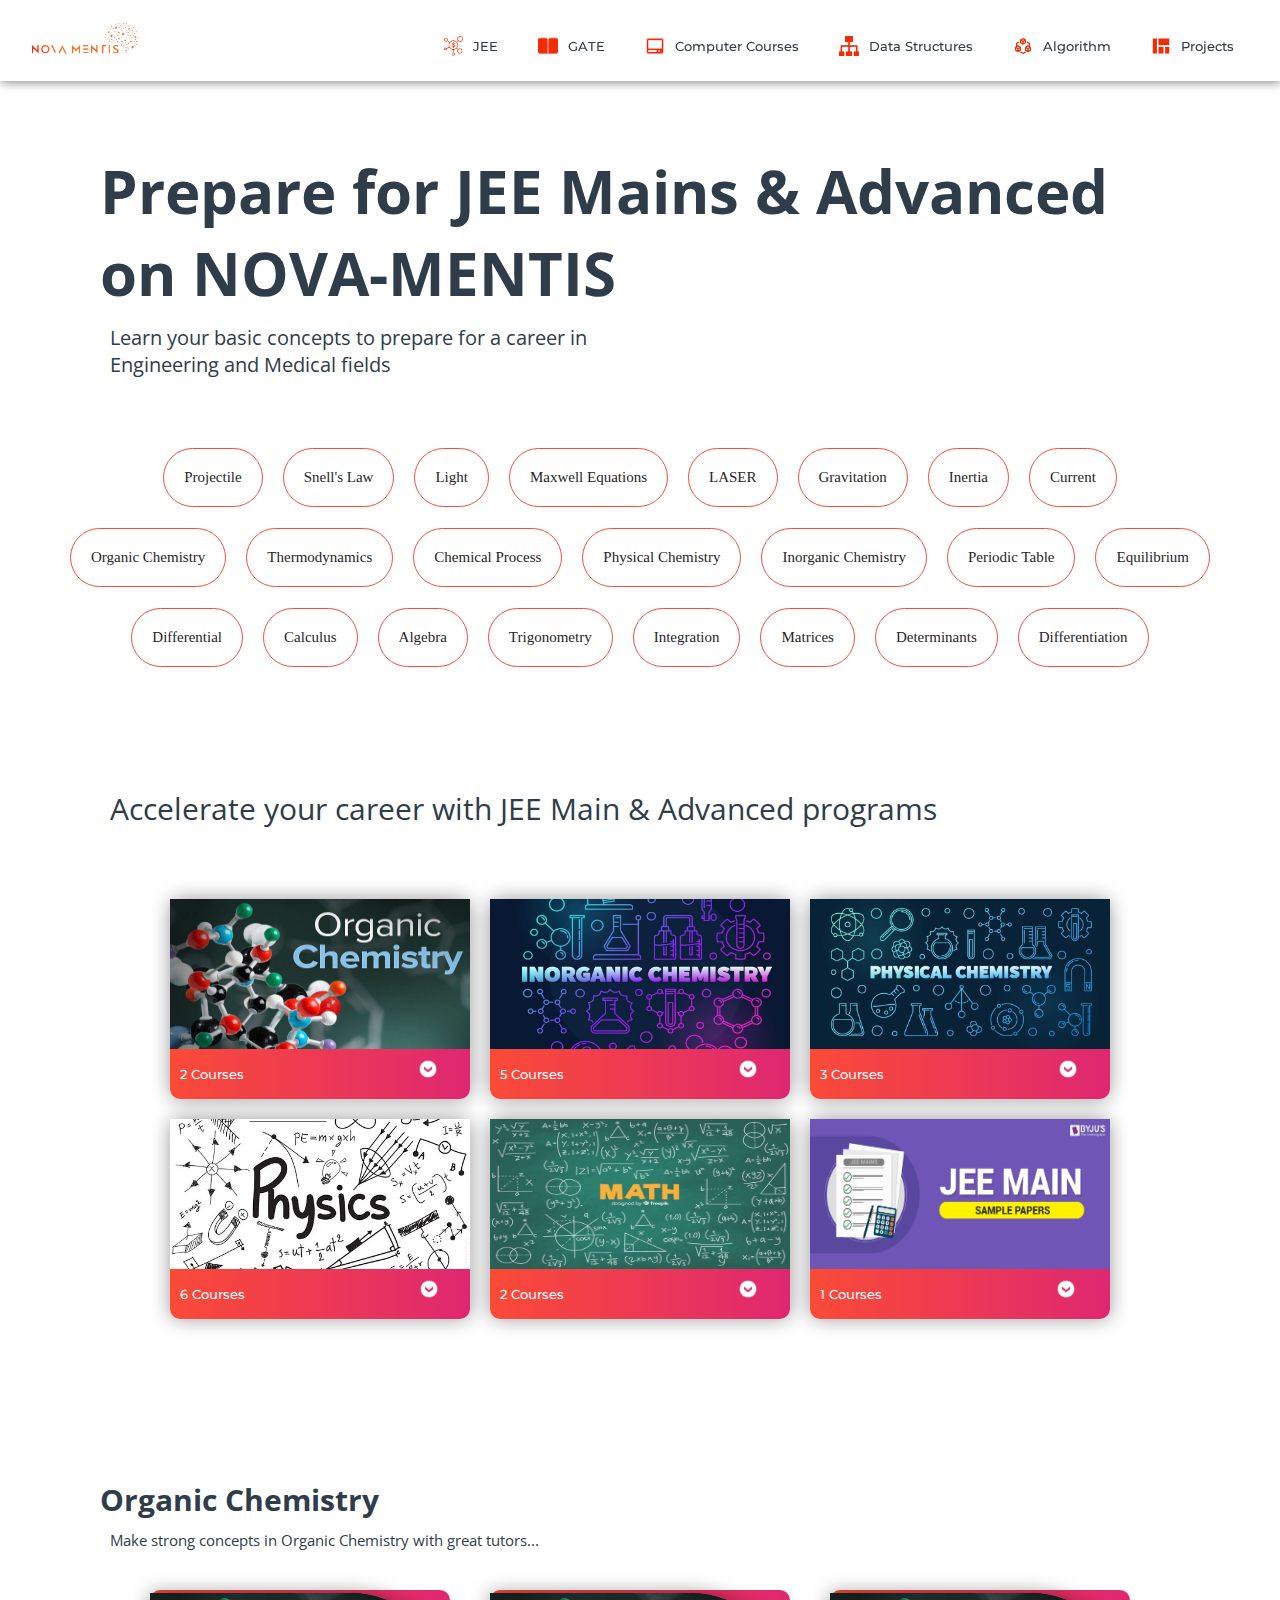
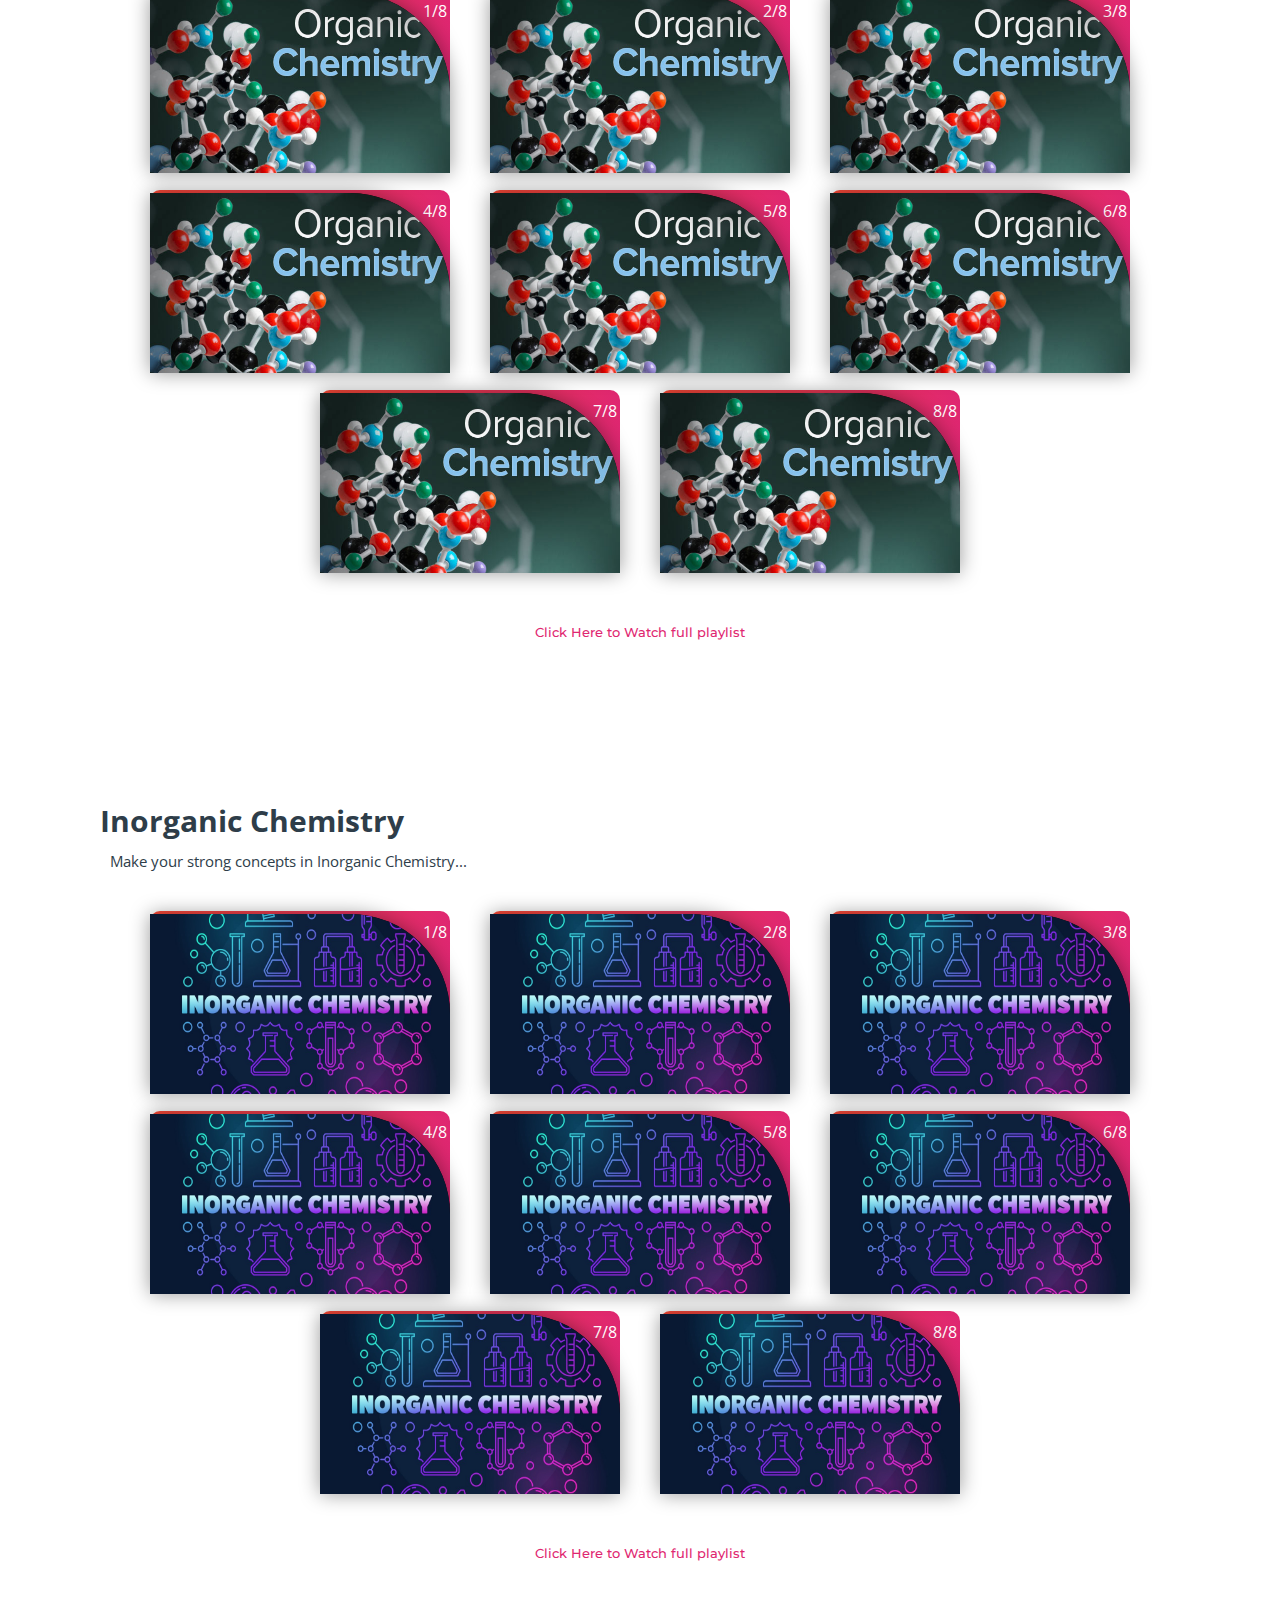
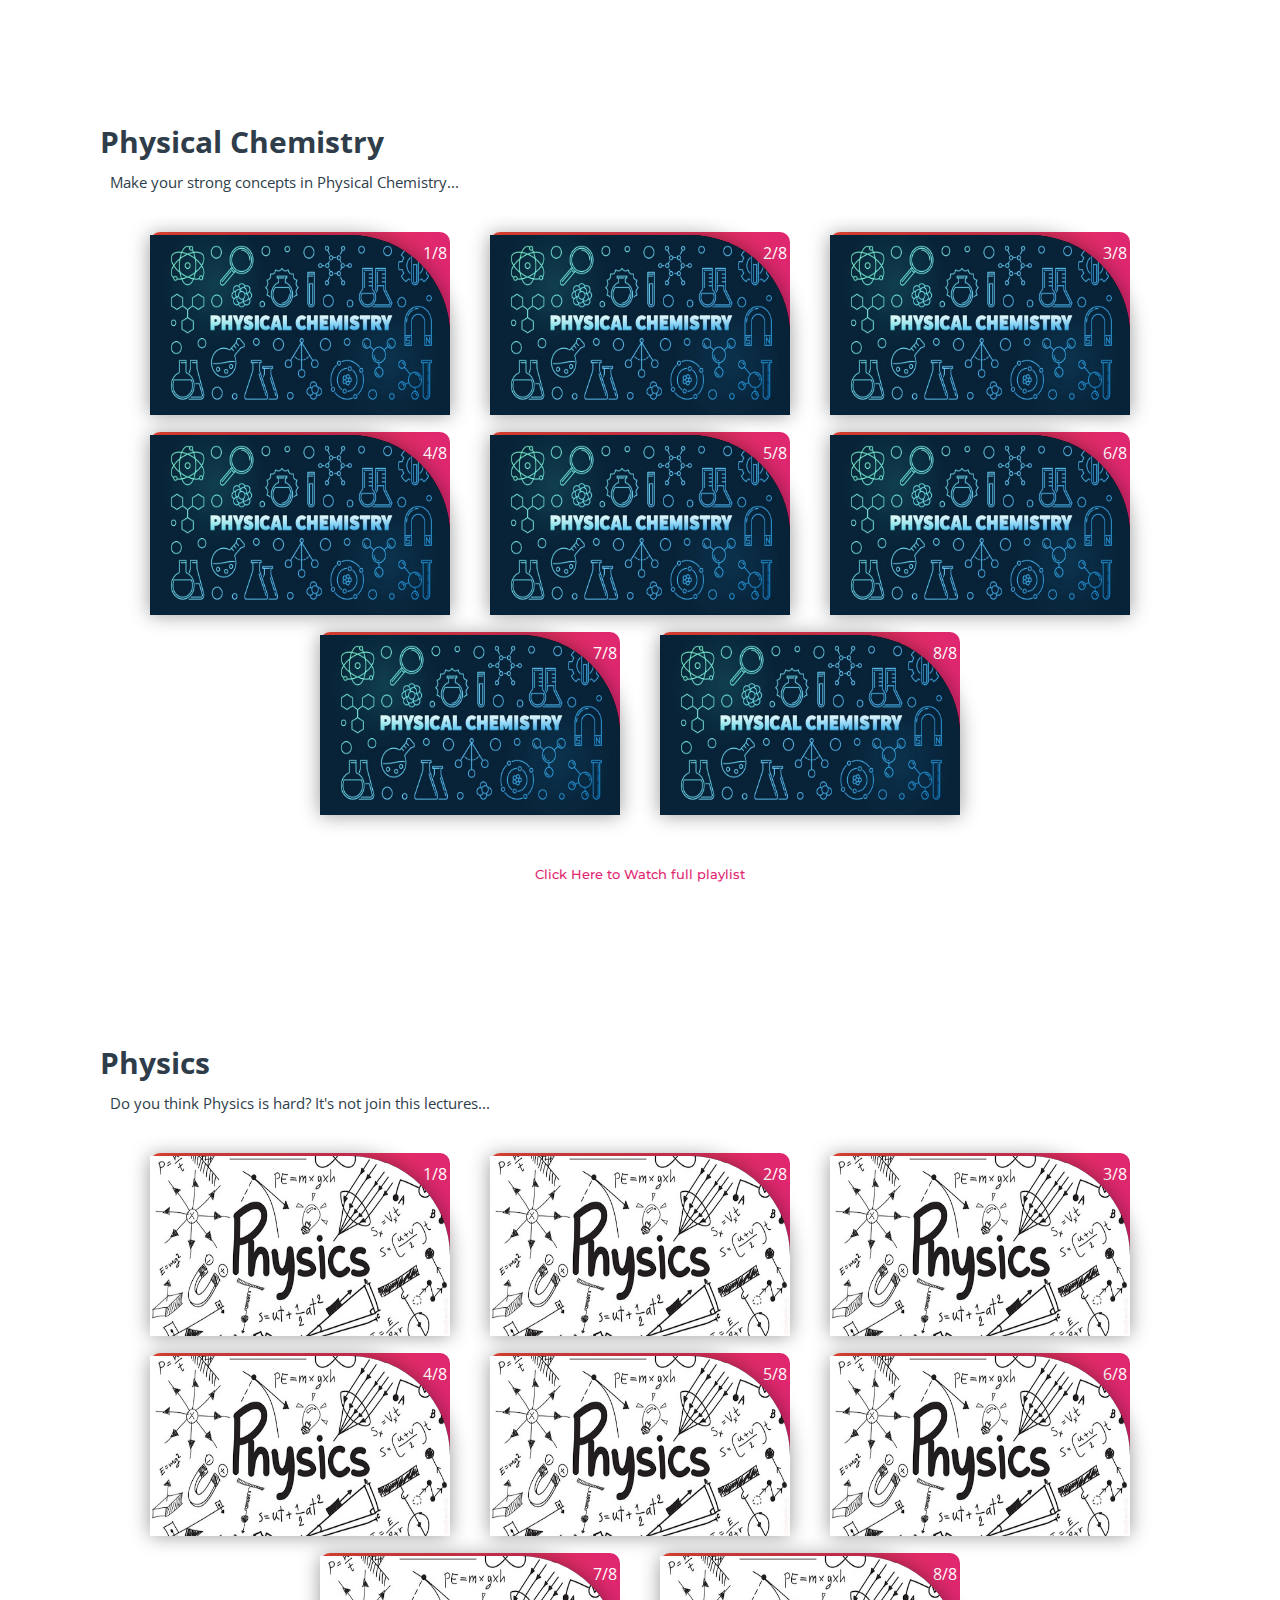
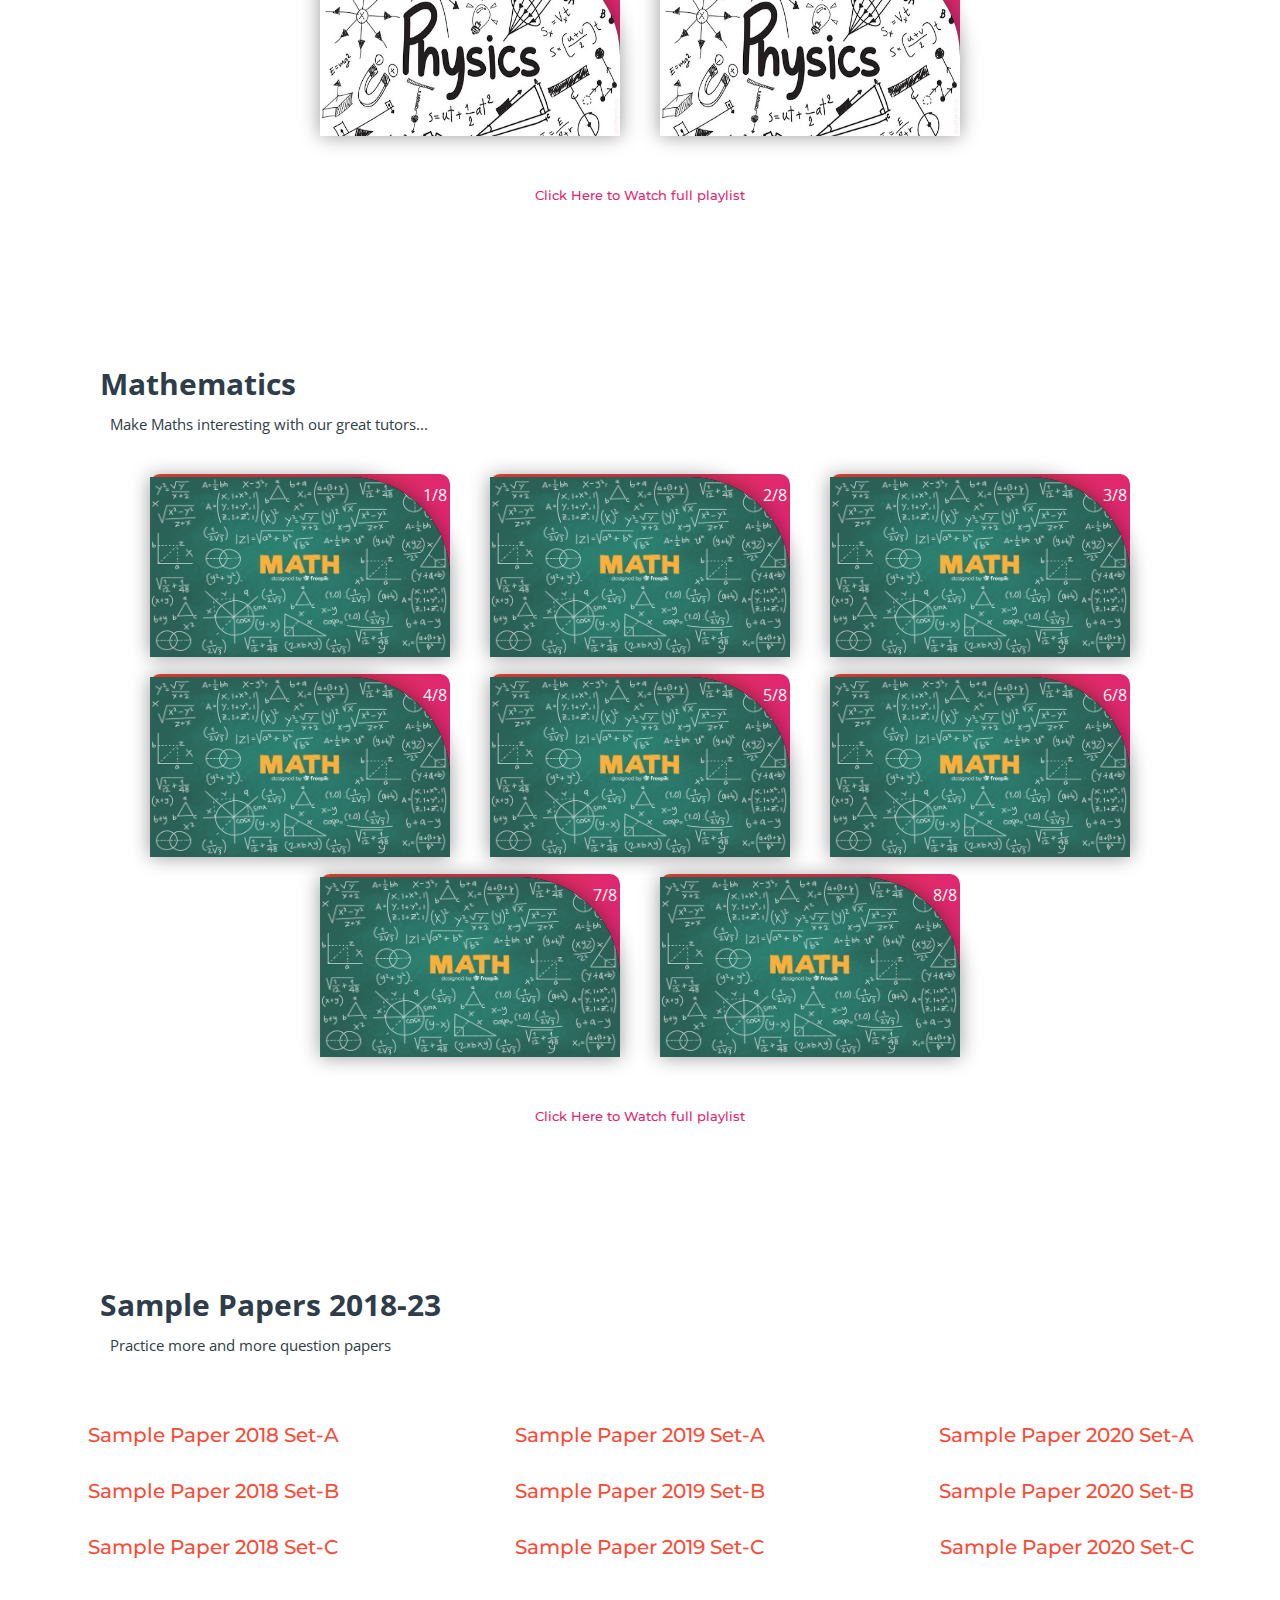
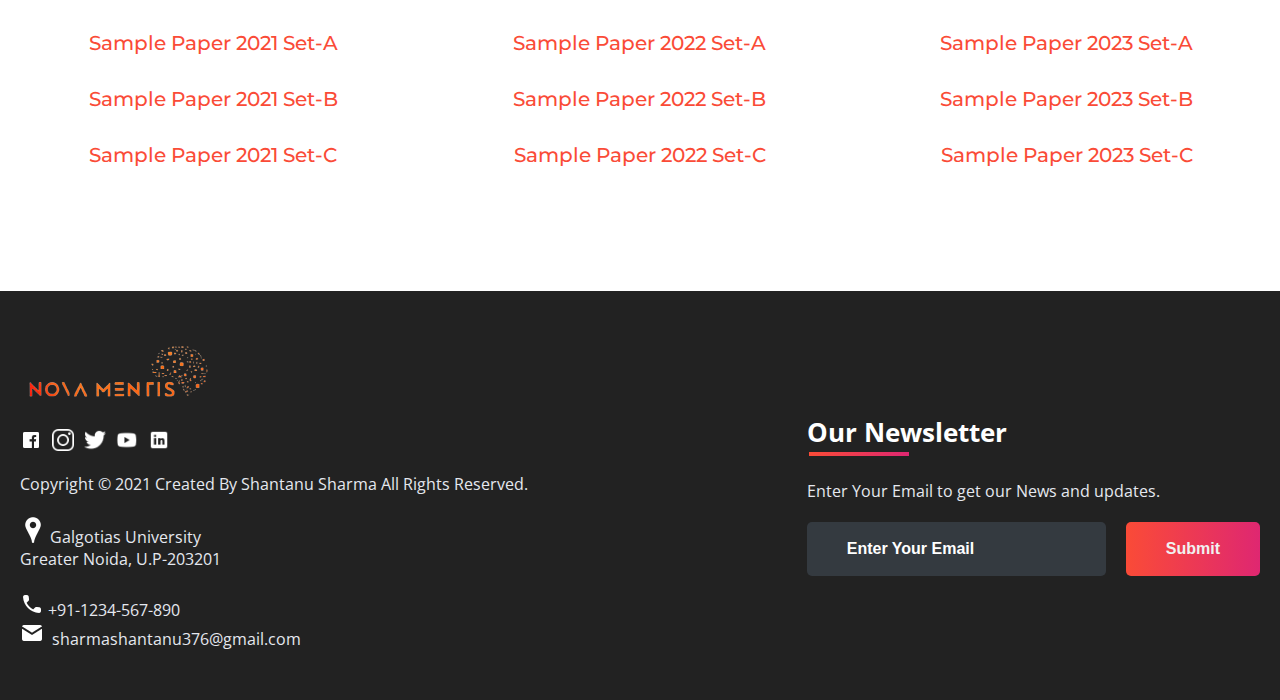
<file: subjects/jee.html>
<!DOCTYPE html>
<html>
<head>
	<link rel="shortcut icon" type="png" href="../images/icon/favicon2.jpg">
	<title>Prepare for JEE Mains & Advanced</title>
	<link rel="stylesheet" type="text/css" href="subjects.css">
	<script type="text/javascript" src="../script.js"></script>
</head>
<body>

	<!-- NAVIGATION -->
	<header>
		<div class="nav" id="nav">
			<div id="learned-logo">
			<a href="../index.html"><img src="../images/icon/logo5.png" style="width: 120px;"></a></div>
			<div class="switch-tab" id="switch-tab" onclick="switchTAB()"><img src="../images/icon/menu.png"></div>
			<ul id="list-switch">
				<li><a href="#"><img src="../images/courses/d1.png" class="icon">JEE</a></li>
				<li><a href="gate.html"><img src="../images/courses/paper.png" class="icon">GATE</a></li>
				<li><a href="computer_courses.html"><img src="../images/courses/computer.png" class="icon">Computer Courses</a></li>
				<li><a href="computer_courses.html#data"><img src="../images/courses/data.png" class="icon">Data Structures</a></li>
				<li><a href="computer_courses.html#algo"><img src="../images/courses/algo.png" class="icon">Algorithm</a></li>
				<li><a href="computer_courses.html#projects"><img src="../images/courses/projects.png" class="icon">Projects</a></li>
			</ul>
			<div class="search" id="search-switch">
				<input type="text" placeholder="Search" class="srch"><button id="srchbtn"><img src="../images/icon/search.png"></button>
			</div>
		</div>
	</header>

	<div class="title">
		<span>Prepare for JEE Mains & Advanced<br>on NOVA-MENTIS</span>
		<div class="shortdesc">
			<p>Learn your basic concepts to prepare for a career in<br>Engineering and Medical fields</p>
		</div>
	</div>

<!-- Quick Links -->
	<div class="course">
		<div class="cbox">
		<div class="det"><a href="https://en.wikipedia.org/wiki/Projectile" target="_blank">Projectile</a></div>
		<div class="det"><a href="https://en.wikipedia.org/wiki/Snell%27s_law" target="_blank">Snell's Law</a></div>
		<div class="det"><a href="https://en.wikipedia.org/wiki/Light" target="_blank">Light</a></div>
		<div class="det"><a href="https://en.wikipedia.org/wiki/Maxwell%27s_equations" target="_blank">Maxwell Equations</a></div>
		<div class="det"><a href="https://en.wikipedia.org/wiki/Laser" target="_blank">LASER</a></div>
		<div class="det"><a href="https://en.wikipedia.org/wiki/Gravity" target="_blank">Gravitation</a></div>
		<div class="det"><a href="https://en.wikipedia.org/wiki/Inertia" target="_blank">Inertia</a></div>
		<div class="det"><a href="https://en.wikipedia.org/wiki/Current" target="_blank">Current</a></div>
		</div>
		<div class="cbox">
		<div class="det"><a href="#organic">Organic Chemistry</a></div>
		<div class="det"><a href="https://en.wikipedia.org/wiki/Thermodynamics" target="_blank">Thermodynamics</a></div>
		<div class="det"><a href="https://en.wikipedia.org/wiki/Chemical_process" target="_blank">Chemical Process</a></div>
		<div class="det"><a href="#physical">Physical Chemistry</a></div>
		<div class="det"><a href="#inorganic">Inorganic Chemistry</a></div>
		<div class="det"><a href="https://en.wikipedia.org/wiki/Periodic_table" target="_blank">Periodic Table</a></div>
		<div class="det"><a href="https://en.wikipedia.org/wiki/Equilibrium" target="_blank">Equilibrium</a></div>
		</div>
		<div class="cbox">
		<div class="det"><a href="#math">Differential</a></div>
		<div class="det"><a href="#math">Calculus</a></div>
		<div class="det"><a href="#math">Algebra</a></div>
		<div class="det"><a href="#math">Trigonometry</a></div>
		<div class="det"><a href="#math">Integration</a></div>
		<div class="det"><a href="#math">Matrices</a></div>
		<div class="det"><a href="#math">Determinants</a></div>
		<div class="det"><a href="#math">Differentiation</a></div>
		</div>
	</div>

	<div class="inbt">
		Accelerate your career with JEE Main & Advanced programs
	</div>

<!-- COURSES AVAILABLE -->
	<div class="ccard">
	<center>
		<div class="ccardbox">
			<div class="dcard">
				<div class="fpart"><img src="../images/courses/organic.jpg"></div>
				<a href="#organic"><div class="spart">2 Courses <img src="../images/icon/dropdown.png"></div></a>
			</div>
			<div class="dcard">
				<div class="fpart"><img src="../images/courses/inorganic.jpg"></div>
				<a href="#inorganic"><div class="spart">5 Courses <img src="../images/icon/dropdown.png"></div></a>
			</div>
			<div class="dcard">
				<div class="fpart"><img src="../images/courses/physical.jpg"></div>
				<a href="#physical"><div class="spart">3 Courses <img src="../images/icon/dropdown.png"></div></a>
			</div>
		</div>
		<div class="ccardbox">
			<div class="dcard">
				<div class="fpart"><img src="../images/courses/physics.jpg"></div>
				<a href="#physics"><div class="spart">6 Courses <img src="../images/icon/dropdown.png"></div></a>
			</div>
			<div class="dcard">
				<div class="fpart"><img src="../images/courses/math.jpg"></div>
				<a href="#math"><div class="spart">2 Courses <img src="../images/icon/dropdown.png"></div></a>
			</div>
			<div class="dcard">
				<div class="fpart"><img src="../images/courses/paper-download.png"></div>
				<a href="#sample_papers"><div class="spart">1 Courses <img src="../images/icon/dropdown.png"></div></a>
			</div>
		</div>
	</center>
	</div>

<!-- VIDEOS SECTION -->
	<div class="title2" id="organic">
		<span>Organic Chemistry</span>
		<div class="shortdesc2">
			<p>Make strong concepts in Organic Chemistry with great tutors...</p>
		</div>
	</div>
	
	<center>
		<div class="ccardbox2">
			<div class="dcard2"><span class="tag" >1/8</span>
				<div class="fpart2"><img src="../images/courses/organic.jpg">
					<iframe src="https://www.youtube.com/embed/bSMx0NS0XfY" frameborder="0" allow="accelerometer; autoplay; encrypted-media; gyroscope; picture-in-picture" allowfullscreen></iframe>
				</div>
			</div>
			<div class="dcard2"><span class="tag" >2/8</span>
				<div class="fpart2"><img src="../images/courses/organic.jpg">
					<iframe src="https://www.youtube.com/embed/bSMx0NS0XfY" frameborder="0" allow="accelerometer; autoplay; encrypted-media; gyroscope; picture-in-picture" allowfullscreen></iframe>
				</div>
			</div>
			<div class="dcard2"><span class="tag" >3/8</span>
				<div class="fpart2"><img src="../images/courses/organic.jpg">
					<iframe src="https://www.youtube.com/embed/bSMx0NS0XfY" frameborder="0" allow="accelerometer; autoplay; encrypted-media; gyroscope; picture-in-picture" allowfullscreen></iframe>
				</div>
			</div>
			<div class="dcard2"><span class="tag" >4/8</span>
				<div class="fpart2"><img src="../images/courses/organic.jpg">
					<iframe src="https://www.youtube.com/embed/bSMx0NS0XfY" frameborder="0" allow="accelerometer; autoplay; encrypted-media; gyroscope; picture-in-picture" allowfullscreen></iframe>
				</div>
			</div>
		
			<div class="dcard2"><span class="tag" >5/8</span>
				<div class="fpart2"><img src="../images/courses/organic.jpg">
					<iframe src="https://www.youtube.com/embed/bSMx0NS0XfY" frameborder="0" allow="accelerometer; autoplay; encrypted-media; gyroscope; picture-in-picture" allowfullscreen></iframe>
				</div>
			</div>
			<div class="dcard2"><span class="tag" >6/8</span>
				<div class="fpart2"><img src="../images/courses/organic.jpg">
					<iframe src="https://www.youtube.com/embed/bSMx0NS0XfY" frameborder="0" allow="accelerometer; autoplay; encrypted-media; gyroscope; picture-in-picture" allowfullscreen></iframe>
				</div>
			</div>
			<div class="dcard2"><span class="tag" >7/8</span>
				<div class="fpart2"><img src="../images/courses/organic.jpg">
					<iframe src="https://www.youtube.com/embed/bSMx0NS0XfY" frameborder="0" allow="accelerometer; autoplay; encrypted-media; gyroscope; picture-in-picture" allowfullscreen></iframe>
				</div>
			</div>
			<div class="dcard2"><span class="tag" >8/8</span>
				<div class="fpart2"><img src="../images/courses/organic.jpg">
					<iframe src="https://www.youtube.com/embed/bSMx0NS0XfY" frameborder="0" allow="accelerometer; autoplay; encrypted-media; gyroscope; picture-in-picture" allowfullscreen></iframe>
				</div>
			</div>
		</div>
	</center>

<br><br>
	<div class="click-me">
		<a href="https://www.youtube.com/watch?v=bSMx0NS0XfY&list=PL8dPuuaLjXtONguuhLdVmq0HTKS0jksS4" target="_blank">Click Here to Watch full playlist</a>
	</div>

<!-- VIDEOS SECTION -->

	<div class="title2" id="inorganic">
		<span>Inorganic Chemistry</span>
		<div class="shortdesc2">
			<p>Make your strong concepts in Inorganic Chemistry...</p>
		</div>
	</div>
	<center>
		<div class="ccardbox2">
			<div class="dcard2"><span class="tag" >1/8</span>
				<div class="fpart2"><img src="../images/courses/inorganic.jpg">
					<iframe src="https://www.youtube.com/embed/2B8CRyfGLo4" frameborder="0" allow="accelerometer; autoplay; encrypted-media; gyroscope; picture-in-picture" allowfullscreen></iframe>
				</div>
			</div>
			<div class="dcard2"><span class="tag" >2/8</span>
				<div class="fpart2"><img src="../images/courses/inorganic.jpg">
					<iframe src="https://www.youtube.com/embed/2B8CRyfGLo4" frameborder="0" allow="accelerometer; autoplay; encrypted-media; gyroscope; picture-in-picture" allowfullscreen></iframe>
				</div>
			</div>
			<div class="dcard2"><span class="tag" >3/8</span>
				<div class="fpart2"><img src="../images/courses/inorganic.jpg">
					<iframe src="https://www.youtube.com/embed/2B8CRyfGLo4" frameborder="0" allow="accelerometer; autoplay; encrypted-media; gyroscope; picture-in-picture" allowfullscreen></iframe>
				</div>
			</div>
			<div class="dcard2"><span class="tag" >4/8</span>
				<div class="fpart2"><img src="../images/courses/inorganic.jpg">
					<iframe src="https://www.youtube.com/embed/2B8CRyfGLo4" frameborder="0" allow="accelerometer; autoplay; encrypted-media; gyroscope; picture-in-picture" allowfullscreen></iframe>
				</div>
			</div>
		
			<div class="dcard2"><span class="tag" >5/8</span>
				<div class="fpart2"><img src="../images/courses/inorganic.jpg">
					<iframe src="https://www.youtube.com/embed/2B8CRyfGLo4" frameborder="0" allow="accelerometer; autoplay; encrypted-media; gyroscope; picture-in-picture" allowfullscreen></iframe>
				</div>
			</div>
			<div class="dcard2"><span class="tag" >6/8</span>
				<div class="fpart2"><img src="../images/courses/inorganic.jpg">
					<iframe src="https://www.youtube.com/embed/2B8CRyfGLo4" frameborder="0" allow="accelerometer; autoplay; encrypted-media; gyroscope; picture-in-picture" allowfullscreen></iframe>
				</div>
			</div>
			<div class="dcard2"><span class="tag" >7/8</span>
				<div class="fpart2"><img src="../images/courses/inorganic.jpg">
					<iframe src="https://www.youtube.com/embed/2B8CRyfGLo4" frameborder="0" allow="accelerometer; autoplay; encrypted-media; gyroscope; picture-in-picture" allowfullscreen></iframe>
				</div>
			</div>
			<div class="dcard2"><span class="tag" >8/8</span>
				<div class="fpart2"><img src="../images/courses/inorganic.jpg">
					<iframe src="https://www.youtube.com/embed/Iuo9PpGE04Y" frameborder="0" allow="accelerometer; autoplay; encrypted-media; gyroscope; picture-in-picture" allowfullscreen></iframe>
				</div>
			</div>
		</div>
	</center>
<br><br>
	<div class="click-me">
		<a href="https://www.youtube.com/watch?v=2B8CRyfGLo4" target="_blank">Click Here to Watch full playlist</a>
	</div>

<!-- VIDEOS SECTION -->

	<div class="title2" id="physical">
		<span>Physical Chemistry</span>
		<div class="shortdesc2">
			<p>Make your strong concepts in Physical Chemistry...</p>
		</div>
	</div>
	<center>
		<div class="ccardbox2">
			<div class="dcard2"><span class="tag" >1/8</span>
				<div class="fpart2"><img src="../images/courses/physical.jpg">
					<iframe src="https://www.youtube.com/embed/2y4cf47I21A" frameborder="0" allow="accelerometer; autoplay; encrypted-media; gyroscope; picture-in-picture" allowfullscreen></iframe>
				</div>
			</div>
			<div class="dcard2"><span class="tag" >2/8</span>
				<div class="fpart2"><img src="../images/courses/physical.jpg">
					<iframe src="https://www.youtube.com/embed/2y4cf47I21A" frameborder="0" allow="accelerometer; autoplay; encrypted-media; gyroscope; picture-in-picture" allowfullscreen></iframe>
				</div>
			</div>
			<div class="dcard2"><span class="tag" >3/8</span>
				<div class="fpart2"><img src="../images/courses/physical.jpg">
					<iframe src="https://www.youtube.com/embed/2y4cf47I21A" frameborder="0" allow="accelerometer; autoplay; encrypted-media; gyroscope; picture-in-picture" allowfullscreen></iframe>
				</div>
			</div>
			<div class="dcard2"><span class="tag" >4/8</span>
				<div class="fpart2"><img src="../images/courses/physical.jpg">
					<iframe src="https://www.youtube.com/embed/2y4cf47I21A" frameborder="0" allow="accelerometer; autoplay; encrypted-media; gyroscope; picture-in-picture" allowfullscreen></iframe>
				</div>
			</div>
		
			<div class="dcard2"><span class="tag" >5/8</span>
				<div class="fpart2"><img src="../images/courses/physical.jpg">
					<iframe src="https://www.youtube.com/embed/2y4cf47I21A" frameborder="0" allow="accelerometer; autoplay; encrypted-media; gyroscope; picture-in-picture" allowfullscreen></iframe>
				</div>
			</div>
			<div class="dcard2"><span class="tag" >6/8</span>
				<div class="fpart2"><img src="../images/courses/physical.jpg">
					<iframe src="https://www.youtube.com/embed/2y4cf47I21A" frameborder="0" allow="accelerometer; autoplay; encrypted-media; gyroscope; picture-in-picture" allowfullscreen></iframe>
				</div>
			</div>
			<div class="dcard2"><span class="tag" >7/8</span>
				<div class="fpart2"><img src="../images/courses/physical.jpg">
					<iframe src="https://www.youtube.com/embed/2y4cf47I21A" frameborder="0" allow="accelerometer; autoplay; encrypted-media; gyroscope; picture-in-picture" allowfullscreen></iframe>
				</div>
			</div>
			<div class="dcard2"><span class="tag" >8/8</span>
				<div class="fpart2"><img src="../images/courses/physical.jpg">
					<iframe src="https://www.youtube.com/embed/2y4cf47I21A" frameborder="0" allow="accelerometer; autoplay; encrypted-media; gyroscope; picture-in-picture" allowfullscreen></iframe>
				</div>
			</div>
		</div>
	</center>
<br><br>
	<div class="click-me">
		<a href="https://youtu.be/2y4cf47I21A" target="_blank">Click Here to Watch full playlist</a>
	</div>


<!-- VIDEOS SECTION -->

	<div class="title2" id="physics">
		<span>Physics</span>
		<div class="shortdesc2">
			<p>Do you think Physics is hard? It's not join this lectures...</p>
		</div>
	</div>
	<center>
		<div class="ccardbox2">
			<div class="dcard2"><span class="tag" >1/8</span>
				<div class="fpart2"><img src="../images/courses/physics.jpg">
					<iframe src="https://www.youtube.com/embed/FYE0YYuAyu0" frameborder="0" allow="accelerometer; autoplay; encrypted-media; gyroscope; picture-in-picture" allowfullscreen></iframe>
				</div>
			</div>
			<div class="dcard2"><span class="tag" >2/8</span>
				<div class="fpart2"><img src="../images/courses/physics.jpg">
					<iframe src="https://www.youtube.com/embed/FYE0YYuAyu0" frameborder="0" allow="accelerometer; autoplay; encrypted-media; gyroscope; picture-in-picture" allowfullscreen></iframe>
				</div>
			</div>
			<div class="dcard2"><span class="tag" >3/8</span>
				<div class="fpart2"><img src="../images/courses/physics.jpg">
					<iframe src="https://www.youtube.com/embed/FYE0YYuAyu0" frameborder="0" allow="accelerometer; autoplay; encrypted-media; gyroscope; picture-in-picture" allowfullscreen></iframe>
				</div>
			</div>
			<div class="dcard2"><span class="tag" >4/8</span>
				<div class="fpart2"><img src="../images/courses/physics.jpg">
					<iframe src="https://www.youtube.com/embed/FYE0YYuAyu0" frameborder="0" allow="accelerometer; autoplay; encrypted-media; gyroscope; picture-in-picture" allowfullscreen></iframe>
				</div>
			</div>
		
			<div class="dcard2"><span class="tag" >5/8</span>
				<div class="fpart2"><img src="../images/courses/physics.jpg">
					<iframe src="https://www.youtube.com/embed/FYE0YYuAyu0" frameborder="0" allow="accelerometer; autoplay; encrypted-media; gyroscope; picture-in-picture" allowfullscreen></iframe>
				</div>
			</div>
			<div class="dcard2"><span class="tag" >6/8</span>
				<div class="fpart2"><img src="../images/courses/physics.jpg">
					<iframe src="https://www.youtube.com/embed/FYE0YYuAyu0" frameborder="0" allow="accelerometer; autoplay; encrypted-media; gyroscope; picture-in-picture" allowfullscreen></iframe>
				</div>
			</div>
			<div class="dcard2"><span class="tag" >7/8</span>
				<div class="fpart2"><img src="../images/courses/physics.jpg">
					<iframe src="https://www.youtube.com/embed/FYE0YYuAyu0" frameborder="0" allow="accelerometer; autoplay; encrypted-media; gyroscope; picture-in-picture" allowfullscreen></iframe>
				</div>
			</div>
			<div class="dcard2"><span class="tag" >8/8</span>
				<div class="fpart2"><img src="../images/courses/physics.jpg">
					<iframe src="https://www.youtube.com/embed/FYE0YYuAyu0" frameborder="0" allow="accelerometer; autoplay; encrypted-media; gyroscope; picture-in-picture" allowfullscreen></iframe>
				</div>
			</div>
		</div>
	</center>
<br><br>
	<div class="click-me">
		<a href="https://youtu.be/FYE0YYuAyu0" target="_blank">Click Here to Watch full playlist</a>
	</div>

<!-- VIDEOS SECTION -->

	<div class="title2" id="math">
		<span>Mathematics</span>
		<div class="shortdesc2">
			<p>Make Maths interesting with our great tutors...</p>
		</div>
	</div>
	<center>
		<div class="ccardbox2">
			<div class="dcard2"><span class="tag" >1/8</span>
				<div class="fpart2"><img src="../images/courses/math.jpg">
					<iframe src="https://www.youtube.com/embed/xxGyTHWrHZg" frameborder="0" allow="accelerometer; autoplay; encrypted-media; gyroscope; picture-in-picture" allowfullscreen></iframe>
				</div>
			</div>
			<div class="dcard2"><span class="tag" >2/8</span>
				<div class="fpart2"><img src="../images/courses/math.jpg">
					<iframe src="https://www.youtube.com/embed/xxGyTHWrHZg" frameborder="0" allow="accelerometer; autoplay; encrypted-media; gyroscope; picture-in-picture" allowfullscreen></iframe>
				</div>
			</div>
			<div class="dcard2"><span class="tag" >3/8</span>
				<div class="fpart2"><img src="../images/courses/math.jpg">
					<iframe src="https://www.youtube.com/embed/xxGyTHWrHZg" frameborder="0" allow="accelerometer; autoplay; encrypted-media; gyroscope; picture-in-picture" allowfullscreen></iframe>
				</div>
			</div>
			<div class="dcard2"><span class="tag" >4/8</span>
				<div class="fpart2"><img src="../images/courses/math.jpg">
					<iframe src="https://www.youtube.com/embed/xxGyTHWrHZg" frameborder="0" allow="accelerometer; autoplay; encrypted-media; gyroscope; picture-in-picture" allowfullscreen></iframe>
				</div>
			</div>
		
			<div class="dcard2"><span class="tag" >5/8</span>
				<div class="fpart2"><img src="../images/courses/math.jpg">
					<iframe src="https://www.youtube.com/embed/xxGyTHWrHZg" frameborder="0" allow="accelerometer; autoplay; encrypted-media; gyroscope; picture-in-picture" allowfullscreen></iframe>
				</div>
			</div>
			<div class="dcard2"><span class="tag" >6/8</span>
				<div class="fpart2"><img src="../images/courses/math.jpg">
					<iframe src="https://www.youtube.com/embed/xxGyTHWrHZg" frameborder="0" allow="accelerometer; autoplay; encrypted-media; gyroscope; picture-in-picture" allowfullscreen></iframe>
				</div>
			</div>
			<div class="dcard2"><span class="tag" >7/8</span>
				<div class="fpart2"><img src="../images/courses/math.jpg">
					<iframe src="https://www.youtube.com/embed/xxGyTHWrHZg" frameborder="0" allow="accelerometer; autoplay; encrypted-media; gyroscope; picture-in-picture" allowfullscreen></iframe>
				</div>
			</div>
			<div class="dcard2"><span class="tag" >8/8</span>
				<div class="fpart2"><img src="../images/courses/math.jpg">
					<iframe src="https://www.youtube.com/embed/xxGyTHWrHZg" frameborder="0" allow="accelerometer; autoplay; encrypted-media; gyroscope; picture-in-picture" allowfullscreen></iframe>
				</div>
			</div>
		</div>
	</center>

<br><br>
	<div class="click-me">
		<a href="https://youtu.be/xxGyTHWrHZg" target="_blank">Click Here to Watch full playlist</a>
	</div>


<!-- SAMPLE PAPERS -->
	<div class="title2" id="sample_papers">
		<span>Sample Papers 2018-23</span>
		<div class="shortdesc2">
			<p>Practice more and more question papers</p>
		</div>
	</div>

	<div class="sample">
		<ul>
			<li><a href="../samplePapers/p1.pdf" target="_blank">Sample Paper 2018 Set-A</a></li>
			<li><a href="../samplePapers/p1.pdf" target="_blank">Sample Paper 2018 Set-B</a></li>
			<li><a href="../samplePapers/p1.pdf" target="_blank">Sample Paper 2018 Set-C</a></li>
		</ul>
		<ul>
			<li><a href="../samplePapers/p1.pdf" target="_blank">Sample Paper 2019 Set-A</a></li>
			<li><a href="../samplePapers/p1.pdf" target="_blank">Sample Paper 2019 Set-B</a></li>
			<li><a href="../samplePapers/p1.pdf" target="_blank">Sample Paper 2019 Set-C</a></li>
		</ul>
		<ul>
			<li><a href="../samplePapers/p1.pdf" target="_blank">Sample Paper 2020 Set-A</a></li>
			<li><a href="../samplePapers/p1.pdf" target="_blank">Sample Paper 2020 Set-B</a></li>
			<li><a href="../samplePapers/p1.pdf" target="_blank">Sample Paper 2020 Set-C</a></li>
		</ul>
	</div>
	<div class="sample lastSample">
		<ul>
			<li><a href="../samplePapers/p1.pdf" target="_blank">Sample Paper 2021 Set-A</a></li>
			<li><a href="../samplePapers/p1.pdf" target="_blank">Sample Paper 2021 Set-B</a></li>
			<li><a href="../samplePapers/p1.pdf" target="_blank">Sample Paper 2021 Set-C</a></li>
		</ul>
		<ul>
			<li><a href="../samplePapers/p1.pdf" target="_blank">Sample Paper 2022 Set-A</a></li>
			<li><a href="../samplePapers/p1.pdf" target="_blank">Sample Paper 2022 Set-B</a></li>
			<li><a href="../samplePapers/p1.pdf" target="_blank">Sample Paper 2022 Set-C</a></li>
		</ul>
		<ul>
			<li><a href="../samplePapers/p1.pdf" target="_blank">Sample Paper 2023 Set-A</a></li>
			<li><a href="../samplePapers/p1.pdf" target="_blank">Sample Paper 2023 Set-B</a></li>
			<li><a href="../samplePapers/p1.pdf" target="_blank">Sample Paper 2023 Set-C</a></li>
		</ul>
	</div>

<!-- FOOTER -->
<footer>
	<div class="footer-container">
		<div class="left-col">
			<img src="../images/icon/logo5.png" style="width: 200px;">
			<div class="logo"></div>
			<div class="social-media">
				<a href="#"><img src="../images/icon\fb.png"></a>
				<a href="#"><img src="../images/icon\insta.png"></a>
				<a href="#"><img src="../images/icon\tt.png"></a>
				<a href="#"><img src="../images/icon\ytube.png"></a>
				<a href="#"><img src="../images/icon\linkedin.png"></a>
			</div><br><br>
			<p class="rights-text">Copyright © 2021 Created By Shantanu Sharma All Rights Reserved.</p>
			<br><p><img src="../images/icon/location.png"> Galgotias University<br>Greater Noida, U.P-203201</p><br>
			<p><img src="../images/icon/phone.png"> +91-1234-567-890<br><img src="../images/icon/mail.png">&nbsp; sharmashantanu376@gmail.com</p>
		</div>
		<div class="right-col">
			<h1 style="color: #fff">Our Newsletter</h1>
			<div class="border"></div><br>
			<p>Enter Your Email to get our News and updates.</p>
			<form class="newsletter-form">
				<input class="txtb" type="email" placeholder="Enter Your Email">
				<input class="btn" type="submit" value="Submit">
			</form>
		</div>
	</div>
</footer>

</body>
</html>
</file>
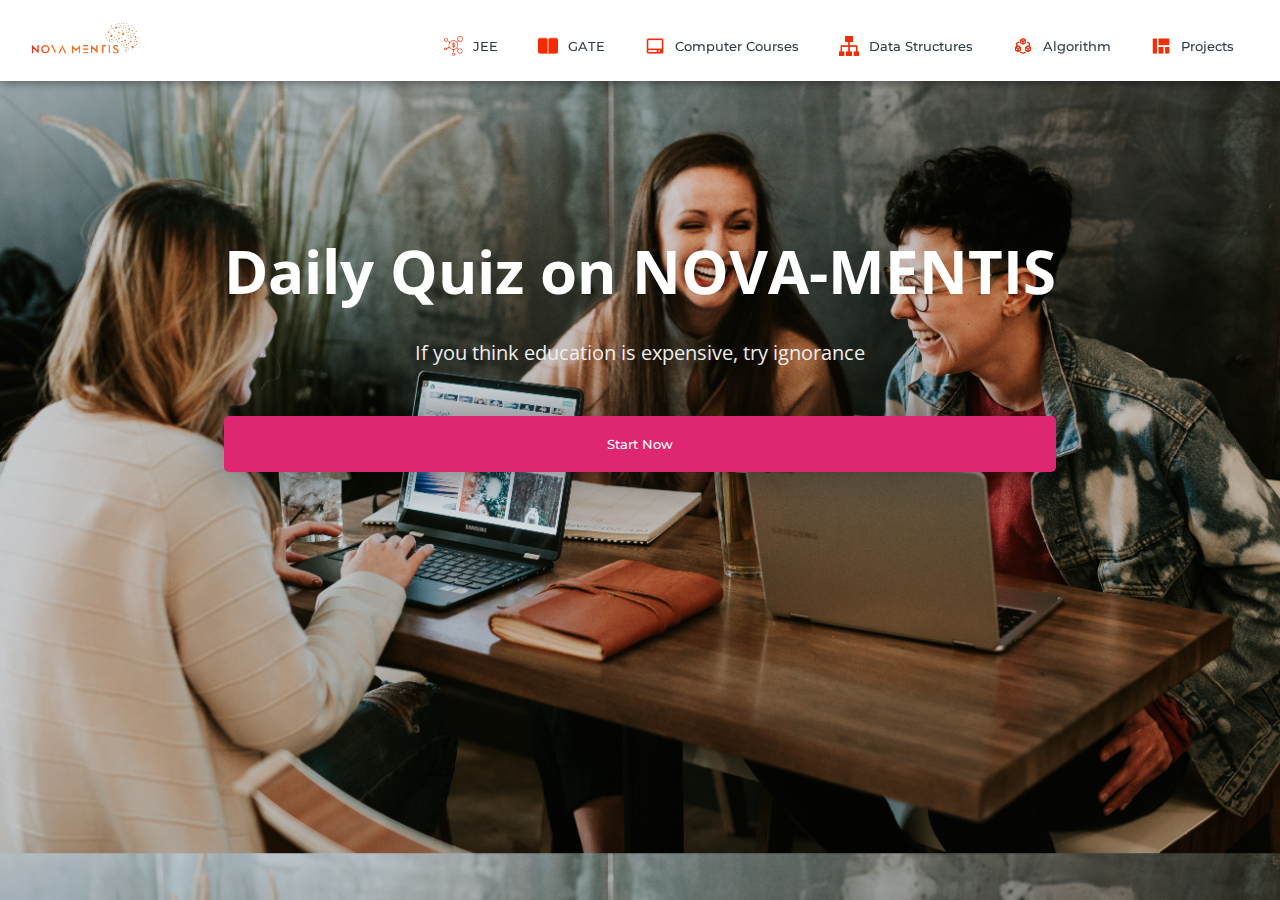
<file: subjects/quiz.html>
<!DOCTYPE html>
<html>
<head>
	<link rel="shortcut icon" type="png" href="../images/icon/favicon2.jpg">
	<title>Quiz on NOVA-MENTIS</title>
	<link rel="stylesheet" type="text/css" href="quizStyle.css">
	<script type="text/javascript" src="../script.js"></script>
</head>
<body>
	
<!-- NAVIGATION -->
	<header>
		<div class="nav" id="nav">
			<div id="learned-logo">
			<a href="../index.html"><img src="../images/icon/logo5.png" style="width: 120px;"></a></div>
			<div class="switch-tab" id="switch-tab" onclick="switchTAB()"><img src="../images/icon/menu.png"></div>
			<ul id="list-switch">
				<li><a href="jee.html"><img src="../images/courses/d1.png" class="icon">JEE</a></li>
				<li><a href="gate.html"><img src="../images/courses/paper.png" class="icon">GATE</a></li>
				<li><a href="computer_courses.html"><img src="../images/courses/computer.png" class="icon">Computer Courses</a></li>
				<li><a href="computer_courses.html#data"><img src="../images/courses/data.png" class="icon">Data Structures</a></li>
				<li><a href="computer_courses.html#algo"><img src="../images/courses/algo.png" class="icon">Algorithm</a></li>
				<li><a href="computer_courses.html#projects"><img src="../images/courses/projects.png" class="icon">Projects</a></li>
			</ul>
			<div class="search" id="search-switch">
				<input type="search" placeholder="Search" class="srch"><button id="srchbtn"><img src="../images/icon/search.png"></button>
			</div>
		</div>
	</header>
	

<!-- MAIN Heading of Page -->
	<div class="title" id="title">
		<span>Daily Quiz on NOVA-MENTIS</span>
		<div class="shortdesc"><br>
			<p>If you think education is expensive, try ignorance</p>
		</div>
		<button onclick="startquiz()">Start Now</button>
	</div>


<div class="panel" id="panel">
	
	<div class="left-side" id="left">
		<ul>
			<li onclick="quizt(1)">HOME</li>
			<li onclick="quizt(2)">JEE Mains</li>
			<li onclick="quizt(3)">JEE Advanced</li>
			<li onclick="quizt(4)">GATE</li>
			<li onclick="quizt(5)">C/C++</li>
			<li onclick="quizt(6)">Java</li>
			<li onclick="quizt(7)">Python</li>
			<li onclick="quizt(8)">JavaScript</li>
			<li onclick="quizt(9)">Data Structures</li>
			<li onclick="quizt(10)">Algorithm</li>
			<li onclick="quizt(11)">Interview Questions</li>
		</ul>
	</div>

	<div class="right-side" id="right">
		<div id="quiz-container">
			
			<div id="f1"><div class="quiz-frame main-frame"></div></div>

			<div id="f2"><iframe class="quiz-frame" src="https://docs.google.com/forms/d/e/1FAIpQLSe3hXLPuiQGqj1n3IeeAzM8YLNpgJIIk_zfteoEdWka4X3wxQ/viewform?embedded=true" frameborder="0" marginheight="0" marginwidth="0">Loading…</iframe></div>
			
			<div id="f3"><iframe class="quiz-frame" src="https://docs.google.com/forms/d/e/1FAIpQLSeVTLsd_AqZGpbIMnZRm20OKrjjiYSirWBjfCHpWtAsMQU--g/viewform?embedded=true" frameborder="0" marginheight="0" marginwidth="0">Loading…</iframe></div>
			
			<div id="f4"><iframe class="quiz-frame" src="https://docs.google.com/forms/d/e/1FAIpQLSdjSKZhQp5jqqR34zD_uWMtgXr18F9pdK6YqcafLSP6J7VZjw/viewform?embedded=true" frameborder="0" marginheight="0" marginwidth="0">Loading…</iframe></div>

			<div id="f5"><iframe class="quiz-frame" src="https://docs.google.com/forms/d/e/1FAIpQLSe1xs1-41MAbLN7KkXrJwtGdbl5ydxe_vX_nmFRjf6c0wtYkA/viewform?embedded=true"  frameborder="0" marginheight="0" marginwidth="0">Loading…</iframe></iframe></div>
			
			<div id="f6"><iframe class="quiz-frame" src="https://docs.google.com/forms/d/e/1FAIpQLSdHFDm_BakVxro_zJI78OF2OLJpXgDzzaAVMHD9hptWlXBSpA/viewform?embedded=true" frameborder="0" marginheight="0" marginwidth="0">Loading…</iframe></div>
			
			<div id="f7"><iframe class="quiz-frame" src="https://docs.google.com/forms/d/e/1FAIpQLSdgD7yFEJtqpkImDiLAaQ7w9VcsO688gr1V3Gl7FqwM5yXtWQ/viewform?embedded=true" frameborder="0" marginheight="0" marginwidth="0">Loading…</iframe></div>

			<div id="f8"><iframe class="quiz-frame" src="https://docs.google.com/forms/d/e/1FAIpQLSchDBnai_Aup7YFJQegg4z-qoB338p010VgZRxBYDT17xoRew/viewform?embedded=true" frameborder="0" marginheight="0" marginwidth="0">Loading…</iframe></div>

			<div id="f9"><iframe class="quiz-frame" src="https://docs.google.com/forms/d/e/1FAIpQLSfY5oIAz4R9Ty-LBpx7h4th6OJ0-RkrxIlLslRV4NjwwW8_uw/viewform?embedded=true" frameborder="0" marginheight="0" marginwidth="0">Loading…</iframe></div>
			
			<div id="f10"><iframe class="quiz-frame" src="https://docs.google.com/forms/d/e/1FAIpQLSflwS89sG7H98J9vFgFqJgsKaZ5gpq3yUlOiW3up7RQQ-qRnw/viewform?embedded=true" frameborder="0" marginheight="0" marginwidth="0">Loading…</iframe></div>

			<div id="f11"><iframe class="quiz-frame" src="https://docs.google.com/forms/d/e/1FAIpQLSe_aS8-CMNFdUzI1UE73zahC2bmMwJkmB6FJXPIeKbLIBqB4Q/viewform?embedded=true" frameborder="0" marginheiclass="quiz-frame" ght="0" marginwidth="0">Loading…</iframe></div>

		</div>
	</div>

</div>

	<script type="text/javascript" src="../script.js"></script>
</body>
</html>
</file>
<file: style.css>
@import url('https://fonts.googleapis.com/css?family=Montserrat:500&display=swap');
@import url('https://fonts.googleapis.com/css?family=Dancing+Script&display=swap');
@import url('https://fonts.googleapis.com/css?family=Open+Sans&display=swap');

* {
	box-sizing: border-box;
	margin: 0;
	padding: 0;
}

html {
	scroll-behavior: smooth;
}
body {
	background: #FFF;
	font-family: 'Open Sans', sans-serif;
}

header {
	height: 90vh;
	/* background: #000; */
}
.black {
	box-shadow: 0 2px 10px rgba(0, 0, 0, 0.5);
}
nav {
	padding-top: 20px;
	padding-bottom: 20px;
	top: 0;
	position: fixed;
	display: flex;
	width: 100%;
	z-index: 1000;
	background: #fff;
	justify-content: space-around;
	transition: 1.5s;
	align-items: center;
}
nav ul {
	display: flex;
	align-items: center;
}
nav ul li {
	list-style: none;
	margin: 5px 10px;
}
nav ul li a {
	padding: 2px 10px;
	color: #2e2e2e;
	cursor: pointer;
	transition: .5s;
	text-decoration: none;
}
nav ul li a:hover {
	color: #fff;
	border-radius: 5px;
	background: #DF2771;
}
.active {
	color: #fff;
	border-radius: 5px;
	background: #DF2771;
}
.srch {
	padding: 2px 10px;
	display: flex;
	/* align-items: center; */
	justify-content: center;
	/* background: #0066ff; */
	border: 1px solid;
	border-radius: 20px;
}
.srch img {
	width: 25px;
	cursor: pointer;
}
.srch .search {
	/* padding: 2px 10px; */
	outline: none;
	border: none;
	background: transparent;
}

.get-started {
	margin-left: 50px;
	padding: 5px 20px;
	border: 2px solid #DF2771;
	border-radius: 20px;
	text-decoration: none;
	
	transition: .5s;
	background-color: #DF2771;
	color: #fff;
}
.get-started:hover {
	color: #2e2e2e;
	background: #fff;
}
.logo img{
	width: 180px;
	cursor: pointer;
	transition: all 1s;
	
}

a, button {
	float: left;
	font-family: "Montserrat", sans-serif;
	font-weight: 500;
	font-size: 15px;
	color: #2E3D49;
	display: block;
	text-decoration: none;
	text-align: center;
}
.head-container {
	margin-top: 245px;
	display: flex;
	flex-wrap: wrap;
	align-items: center;
	justify-content: space-around;
}
.quote {
	width: 600px;
	transform: translateY(-50px);
}
.quote h5 {
	margin-top: 20px;
	color: #0009;
	line-height: 20px;
}
.quote p {
	font-size: 50px;
	color: #2e2e2e;
}
.quote .play {
	margin-top: 20px;
	display: flex;
	/* justify-content: center; */
	align-items: center;
}
.quote .play img {
	width: 45px;
	cursor: pointer;
	filter: drop-shadow(0 0 10px #0002);
}
.quote .play span a{
	margin-left: 10px;
	font-size: 20px;
	font-weight: 900;
	color: rgba(0, 0, 0, 0.8);
	cursor: pointer;
}
.svg-image img{
	width: 500px;
	filter: drop-shadow(0 20px 10px rgba(0,0,0,0.2));
}

/* SIDE MENU */
.menu {
	cursor: pointer;
	width: 25px;
	display: none;
}
.side-menu {
	width: 100%;
	height: 100%;
	background: rgba(182, 33, 90, 0.993);
	position: absolute;
	top: 0;
	transition: .8s;
	z-index: 2000;
	transform: translateX(-100%);
}
.side-menu ul {
	margin-top: 35%;
	display: flex;
	flex-direction: column;
	justify-content: center;
	/* background: #FA4B37; */
}
.side-menu ul li {
	list-style: none;
	/* background: #009900; */
	display: flex;
	justify-content: center;
	align-items: center;
	/* border-bottom: 1px solid #fff; */
	/* padding: 10px 0px; */
}
.side-menu ul li:hover a{
	background: #fff;
	color: #DF2771;
}
.side-menu ul li a{
	color: #FFF;
	width: 100%;
	font-size: 1em;
	/* background: #2E3D49; */
	text-decoration: none;
	padding: 15px 0px;
}
.close img{
	float: right;
	width: 35px;
	cursor: pointer;
	margin: 10px;
}
.user {
	display: flex;
	justify-content: center;
	align-items: center;
	margin-top: 10%;
}
.user img {
	width: 60px;
	border-radius: 50%;
	border: 2px solid #fff;
	filter: drop-shadow(0 10px 20px #0004);
	margin-right: 30px;
	cursor: pointer;
}
.user p {
	color: #fff;
	cursor: pointer;
}
.user img, .user p {
	opacity: 1;
}
/*Common things in all sections*/
#about_section, #portfolio_section, #team_section, #services_section, #contactus_section {
	font-family: 'Open Sans', sans-serif;
	color: #2E3D49;
	position: relative;
}
.diffSection {
	width: 100%;
	/*position: relative;*/
	justify-content: center;
	align-items: center;
}
.diffSection .content {
	margin: 10px;
	text-align: center;
	padding: 10px 100px;
	font-size: 1.1em;
}

/*PORTFOLIO*/
.extra {
	width: 100%;
}
.extra p {
	padding: 30px;
	padding-bottom: 150px;
	font-size: 50px;
	text-align: center;
	color: #fff;
	background-image: linear-gradient(rgba(0,0,0,0),rgba(0,0,0,0.7)),url("../images/extra/b1.jpg");
	background-size: cover;
	background-attachment: fixed;
	font-family: cursive;
	z-index: -9;
}
.smbox {
	display: flex;
	flex-wrap: wrap;
	transform: translateY(-100px);
	justify-content: center;
}
.smbox span {
	margin: 1%;
	background: #fff;
	box-shadow: inset 0px 0px 25px rgba(0,0,0,0.2),
						0 0 40px rgba(0,0,0,0.3);
	border-radius: 10px;
	padding: 30px 50px;
	cursor: pointer;
}
.smbox span:hover {
	transform: scale(1.3);
	transition: .5s ease;
}
.smbox .data {
	font-size: 80px;
	color: #FA6146;	
}
.smbox .det {
	font-size: 20px;
	color: #272529;
	font-family: cursive;
}

/*Title*/
.title {
	 margin-top: 0px; 
	font-family: 'Open Sans', sans-serif;
	font-size: 30px;
	text-align: center;
	color: #2E3D49;
}

/*ABOUT*/
.about-content {
	width: 100%;
	position: relative;
	justify-content: center;
	flex-wrap: wrap;
	display: flex;
	align-items: center;
}
.about-content .side-text {
	width: 550px;
	padding: 50px 40px;
	background: #fff;
	box-shadow: 2px 0 100px rgba(0,0,0,0.3);
	border-radius: 5px;
	text-align: justify;
	line-height: 22px;
	opacity: 0;
	transform: translateX(-100px);
	transition: 1s ease-in-out;
}
.about-content .side-text-appear {
	opacity: 1;
	transform: translateX(0px);
}
.about-content .side-text h2 {
	padding: 10px;
}
.about-content .side-text p {
	padding: 10px;
}
.about-content .side-image img {
	width: 90%;
	border-radius: 5px;
}
.sideImage {
	transform: translateX(100px);
	opacity: 0;
	transition: .8s ease-in-out;
}
.sideImage-appear {
	opacity: 1;
	transform: translateX(0px);
}

/*POPULAR SUBJECTS*/
.cbox {
	position: relative;
	width: 100%;
	display: inline-flex;
	flex-wrap: wrap;
	justify-content: center;
}
.cbox .det {
	width: 250px;
	height: 80px;
	margin: 10px;
	background: #fff;
	cursor: pointer;
}
.cbox .det a{
	justify-content: space-around;
	width: 250px;
	padding: 28px;
	border-radius: 10px;
	border: 1px solid #FA4B37;
	font-size: 15px;
	color: #272529;
	font-family: cursive;
	text-decoration: none;
}
.cbox .det a:hover {
	background: linear-gradient(to right, #FA4B37, #DF2771);
	color: white;
}
.cbox .det a:hover img{
	filter: brightness(100);
}
.cbox img {
	width: 20px;
	margin-right: 20px;
}

/*TEAM SECTION*/
.totalcard {
	width: 100%;
	display: flex;
	flex-wrap: wrap;
	align-items: center;
	justify-content: center;
	margin-bottom: 50px;
}
.totalcard .card {
	margin: 50px;
	width: 300px;
	border-radius: 10px;
	background: #fff;
}
.totalcard .card{
	box-shadow: inset 0 0 10px rgba(0,0,0,0.4),
					0 0 10px rgba(0,0,0,0.3);
}
.card:nth-child(1){
	border-top: 5px solid green;
}
.card:nth-child(2){
	border-top: 5px solid blue;
}
.card:nth-child(1):hover {
	box-shadow: inset 0px 0px 10px rgba(0,255,0,0.5),
				1px 1px 30px rgba(0,255,0,0.5);
}
.card:nth-child(2):hover {
	box-shadow: inset 0px 0px 10px rgba(0,0,255,0.5),
				1px 1px 30px rgba(0,0,255,0.5);
}
.totalcard .card img {
	width: 100px;
	height: 100px;
	margin-top: 5px;
	cursor: pointer;
	border-radius: 50px;
	transition-duration: .8s;
}
.totalcard .card img:hover {
	transform: scale(3.5);
	border-radius: 0;
	box-shadow: 0 0 20px rgba(0,0,0,0.5);
}
#detail p{
	font-size: 15px;
	line-height: 25px;
	font-variant: small-caps;
	text-align: center;
	margin: 25px;
	margin-bottom: 0px;
	margin-top: 0px;
}
#detail button {
	outline: none;
	border-radius: 10px;
	border-style: none;
	border: 1px solid black;
	padding: 9px 25px;
	cursor: pointer;
	transition-duration: .4s;
}
#detail a {
	bottom: 80px;
	text-decoration: none;
	margin-bottom: 30px;
	margin-top: 20px;
	margin-left: 90px;
	align-self: center;
}
.btn-roshan:hover {
	background: rgba(0,255,0,0.7);
	color: #fff;
}
.btn-roshan2:hover {
	background: rgba(0,0,255,0.5);
	color: #fff;
}
.card-title {
	font-size: 17px;
	color: #343A40;
	padding: 20px;
	font-weight: 700;
}

/*Service Section*/
/*Service Section*/
.service-swipe {
	display: flex;
	flex-wrap: wrap;
	justify-content: center;
	align-items: center;
	background-image: linear-gradient(rgba(0,0,0,0),rgba(0,0,0,0.7)),url("../images/extra/b3.jpg");
	background-size: cover;
	background-attachment: fixed;
}
.service-swipe .s-card img {
	width: 100px;
}
.service-swipe a {
	padding: 0;
	margin: 40px 10px;
}
.service-swipe .s-card {
	display: flex;
	justify-content: space-around;
	padding: 10px;
	align-items: center;
	text-align: center;
	width: 350px;
	height: 200px;
	box-shadow: inset 0 0 20px rgba(255,255,255,0.05),
					0 0 50px rgba(0,0,0,0.8);
	border-radius: 5px;
	cursor: pointer;
	transition-duration: .5s;
}
.service-swipe .s-card p {
	color: #f2f2f2;
	font-size: 1.2em;
	font-family: 'Open Sans',sans-serif;
}
.service-swipe .s-card:hover {
	box-shadow: 0 0 50px rgba(255,255,255,0.8);
	transform: translateY(-10px);
}

/*Contact Us Section*/
.csec {
	background: linear-gradient(to right, #FA4B37, #DF2771);
	background-attachment: fixed; 
	position: absolute;
	width: 100%;
	height: 250px;
	top: 200px;
	content: '';
	transform-origin: top right;
	transform: skewY(-10deg);
	z-index: -1;
}
.back-contact {
	margin-top: 0px;
	transform: translateY(-50px);
	display: flex;
	align-items: center;
	justify-content: space-around;
}
.cc {
	height: 400px;
	width: 400px;
	height: 500px;
	border-radius: 10px;
	justify-content: center;
	box-shadow: 1px 1px 20px rgba(0,0,0,0.4);
	background: #fff;
}
.cc form {
	margin: 5%;
	margin-top: 40px;
	width: 90%;
	height: 90%;
}
.cc form label {
	position: absolute;
	color: #2E3D49;
	font-size: 10px;
	font-weight: 800;
}
.cc form input {
	padding: 15px;
	margin-bottom: 10px;
	border-radius: 5px;
	box-shadow: inset 0 0 5px lightgray;
	border: 1px solid rgba(0,0,0,0.2);
	outline: none;
	color: #2E3D49;
	font-weight: 600;
}
.imp {
	color: red;
}
form textarea {
	width: 100%;
	height: 100px;
	box-shadow: inset 0 0 5px lightgray;
	border: 1px solid rgba(0,0,0,0.2);
	border-radius: 5px;
	outline: none;
	color: #2E3D49;
	font-weight: 600;
	padding: 15px;
}
#csubmit {
	margin-top: 20px; 
	background: linear-gradient(to right, #FA4B37, #DF2771);
	border-radius: 5px;
	border-style: none;
	outline: none;
	width: 100%;
	padding: 15px 25px;
	color: #fff;
	font-size: 12px;
	cursor: pointer;
}

/*REVIEW SECTION*/
#makeitfull {
	display: flex;
	justify-content: center;
	transform: translateY(35px);
}
#makeitfull img {
	width: 50px;
}
.review {
	background: #F8F8F8;
	width: 100%;
}
.rev-container {
	padding: 10px 10%;
	display: flex;
	flex-wrap: wrap;
	justify-content: space-around;
}
.rev-container .rev-card {
	/*overflow: hidden;*/
	width: 550px;
	height: 240px;
	margin-bottom: 40px;
	background: #fff;
	display: flex;
	padding: 10px;
	box-shadow: 2px 2px 20px rgba(0,0,0,0.2);
}
.rev-card:hover {
	box-shadow: 1px 1px 5px rgba(0,0,0,0.2);
}
.identity {
	display: flex;
	flex-wrap: wrap;
	justify-content: center;
	padding: 10px;
}
.identity img {
	width: 120px;
	height: 120px;
	transition-duration: .8s;
	border-radius: 50%;
}
.identity img:hover {
	transform: scale(2.2);
	border-radius: 0px;
	box-shadow: 0 0 20px rgba(0,0,0,0.3);
}
.identity p {
	width: 150px;
	font-weight: bold;
	color: #2E3D49;
	text-align: center;
}
.identity h6 {
	width: 150px;
	text-align: center;
}
.identity .rating img {
	width: 12px;
	height: 12px;
	margin-right: 5px;
}
.rev-cont {
	overflow: hidden;
}
.rev-cont #title {
	padding: 10px;
	color: #2E3D49;
	font-weight: bold;
}
.rev-cont #content {
	padding: 10px;
	font-size: .9em;
	color: #2E3D49;
	line-height: 22px;
	text-align: justify;
}


/*FEEDBACK*/
.title2 {
	position: relative;
	margin-top: 150px;
	margin-left: 100px;
}
.title2 span{
	font-weight: 700;
	font-family: 'Open Sans', sans-serif;
	font-size: 30px;
	color: #2E3D49;
}
.title2 .shortdesc2 {
	padding: 10px;
	font-family: 'Open Sans', sans-serif;
	font-size: 15px;
	color: #2E3D49;
	margin-bottom: 10px;
}
.feedbox {
	margin-top: 50px;
	width: 100%;
	display: flex;
	background-image: linear-gradient(rgba(0,0,0,0),rgba(0,0,0,0.7)),url("../images/extra/b4.jpg");
	background-size: cover;
	padding: 50px 80px;
	background-attachment: fixed;
}
.feed {
	width: 800px;
	height: 400px;
	position: relative;
	border-radius: 10px;
	justify-content: center;
	box-shadow: inset 0 0 90px rgba(0,0,0,0.6),
					0 0 80px rgba(0,0,0,0.2);
	background: rgba(0,0,0,0.4);
}
.feed form {
	width: 100%;
	height: 100%;
	padding: 20px;
}

.feed form label {
	position: absolute;
	color: #f2f2f2;
	font-size: 10px;
	font-weight: 800;
}
.feed form input, .feed textarea {
	padding: 15px;
	border-radius: 5px;
	box-shadow: inset 0 0 5px lightgray;
	border: 1px solid rgba(0,0,0,0.2);
	outline: none;
	color: #2E3D49;
	background: #fff9;
	font-weight: 600;
}
.feed form input {
	margin-bottom: 15px;
	width: 50%;
}
.feed form .fname {
	width: 25%;
}
.feed form textarea {
	width: 100%;
	height: 100px;
}
.feed #csubmit {
	margin-top: 25px; 
	background: linear-gradient(to right, #FA4B37, #DF2771);
	border-radius: 5px;
	border-style: none;
	outline: none;
	width: 100%;
	padding: 15px 25px;
	color: #fff;
	font-size: 12px;
	cursor: pointer;
}

/*SCROLLING TEXT*/
.marqu {
	text-align: center;
	justify-content: center;
	color: #fff;
	font-size: 20px;
	padding: 10px;
}

/*FOOTER*/
footer {
	color: #E5E8EF;
	background: #000D;
	padding: 50px 0; 
}
footer .footer-container {
	max-width: 1300px;
	margin: auto;
	padding: 0 20px;
	display: flex;
	justify-content: space-between;
	align-items: center;
	flex-wrap: wrap-reverse;
}
footer .social-media img{
	width: 22px;
	
}
footer .logo {
	width: 180px;
	color: #fff;
	
}
footer .social-media a{
	margin-right: 10px;
	font-size: 22px;
	text-decoration: none;
}
footer .right-col h1{
	font-size: 26px;
}
footer .border{
	width: 100px;
	height: 4px;
	background: linear-gradient(to right, #FA4B37, #DF2771);
	margin: 2px;
}
footer .newsletter-form {
	display: flex;
	justify-content: center;
	align-items: center;
	flex-wrap: wrap;
}
footer input::placeholder {
  color: white !important;
}
footer .txtb {
	flex: 1;
	padding: 18px 40px;
	font-size: 16px;
	background: #343A40;
	border: none;
	font-weight: 700;
	outline: none;
	border-radius: 5px;
	min-width: 260px;
	margin-top: 20px;
	color: white;
}
footer .btn {
	margin-top: 20px;
	padding: 18px 40px;
	font-size: 16px;
	color: #f1f1f1;
	background: linear-gradient(to right, #FA4B37, #DF2771);
	border: none;
	font-weight: 700;
	outline: none;
	border-radius: 5px;
	margin-left: 20px;
	cursor: pointer;
	transition: opacity .3s linear;	
}
footer .btn:hover {
	opacity: .7;
}

/*PROPERTIES FOR MAKING WEBSITE RESPONSIVE*/
@media screen and (max-width: 960px) {
	.footer-container {
		max-width: 600px;
	}
	.right-col {
		width: 100%;
		margin-bottom: 60px;
	}
	.left-col {
		width: 100%;
		text-align: center;
	}
	.social-media {
		display: flex;
		justify-content: center;
	}
	.logo {
		transition: 1s;
		margin-left: 30%;
	}
	nav ul, .srch, .get-started{
		display: none;
	}
	.menu {
		display: block;
	}
	nav {
		padding-bottom: 20px;
		border-bottom: 1px solid #0005;
		/* position: fixed; */
		/* top: 0; */
	}
	.quote p, .quote h5, .play {
		justify-content: center;
		text-align: center;
	}
	.quote p {
		font-size: 30px;
	}
	.service-container .right-side img {
		width: 90%;
	}
	.title {
		margin-top: 0px;
	}
	
}
@media screen and (max-width: 700px) {
	footer .btn{
		margin: 0;
		width: 100%;
		margin-top: 20px;
	}
	.svg-image img {
		width: 90%;
		margin: 20px;
		/* align-self: center; */
	}
}

@media screen and (max-width: 1000px) {	
	.feedbox form input, .feedbox form .fname{
		width: 100%;
	}
}
</file>
<file: loginStyle.css>
* {
	margin: 0;
	padding: 0;
	font-family: sans-serif;
}

body {
	background-image: linear-gradient(rgba(0,0,0,0),rgba(0,0,0,0.5)),url("images/extra/backwallpaper.jpg");
	background-size: cover;
	background-attachment: fixed;
	display: flex;
	justify-content: center;
}
.logo {
	display: flex;
	justify-content: center;
}
.logo img {
	width: 100px;
}
.form-box
{
	width: 380px;
	height: 500px;
	position: relative;
	margin: 6% auto;
	background: #fff8;
	padding: 5px;
	border-radius: 5px;
	overflow: hidden;
	box-shadow: 0px 0px 100px rgba(0,0,0,0.4);
}

.button-box
{
	width: 220px;
	margin: 35px auto;
	position: relative;
	box-shadow: 0 0 20px 9px rgba(0,0,0,.1);
	border-radius: 30px;
}

.toggle-btn
{
	padding: 10px 30px;
	cursor: pointer;
	background: transparent;
	position: relative;
	border: 0;
	outline: none;
}

#btn
{
	top: 0;
	left: 0;
	position: absolute;
	width: 110px;
	height: 100%;
	background: linear-gradient(to right, #FA4B37, #DF2771);
	border-radius: 30px;
	transition: 0.5s;
}
.social-icons
{
	margin: 30px auto;
	text-align: center;
}
.social-icons img
{
	width: 30px;
	margin: 0 7px;
	cursor: pointer;
	opacity: 0.85;
}

.input-group
{
	top: 180px;
	position: absolute;
	width: 280px;
	transition: .5s;
	font-size: 13px;
	color: #010101;
}
.inp {
	border-bottom: 1px solid rgba(0,0,0,0.4);
	justify-content: center;
}
.inp img{
	width: 20px;
	padding-right: 10px;
}
.input-field
{
	width: 100%;
	padding: 10px 0;
	margin: 5px 0;
	border-left: 0;
	border-right: 0;
	border-top: 0;
	border-bottom: 1px solid rgba(0,0,0,0.4);
	outline: none;
	background: transparent;
	color: rgba(0,0,0);
}
::placeholder { /* Chrome, Firefox, Opera, Safari 10.1+ */
	color: rgba(0,0,0,0.7);
	/*opacity: 1;  Firefox */
}
#register .input-field {
	color: rgba(0,0,0,0.8);
}
.submit-btn
{
	width: 85%;
	padding: 10px 30px;
	cursor: pointer;
	display: block;
	margin: auto;
	background: linear-gradient(to right, #FA4B37, #DF2771);
	color: #fff;
	border: 0;
	outline: none;
	border-radius: 30px;
}

.reg-btn {
	background: lightgray;
}
.check-box
{
	cursor: pointer;
	margin: 30px 10px 30px 0;
}

.instead {
	margin-top: 10px;
}
.instead h3 {
    overflow: hidden;
    text-align: center;
    color: rgba(0,0,0,0.6);
}
.instead h3:before,
.instead h3:after {
    background-color: rgba(0,0,0,0.5);
    content: "";
    display: inline-block;
    height: 1px;
    position: relative;
    vertical-align: middle;
    width: 50%;
}
.instead h3:before {
    right: 0.5em;
    margin-left: -50%;
}
.instead h3:after {
    left: 0.5em;
    margin-right: -50%;
}
span
{
	color: rgba(0,0,0,0.8);
	font-size: 12px;
}

#login
{
	left: 50px;
}
#register
{
	left: 450px;
}

.other {
	display: grid;
	justify-content: center;
	margin-top: 250px;
}

.connect {
	display: flex;
	margin: 10px;
	padding: 0px 30px;
	align-items: center;
	text-align: center;
	justify-content: center;
	border: 1px solid lightgray;
	cursor: pointer;
	outline: none;
	/*border-radius: 10px;*/
	background: #fff3;
}
.connect:hover {
	background: #fff8;
}
.connect img {
	padding: 5px;
	width: 25px;
}
.connect span {
	padding: 10px;
	font-size: 15px;
}
</file>
<file: subjects/subjects.css>
@import url('https://fonts.googleapis.com/css?family=Montserrat:500&display=swap');
@import url('https://fonts.googleapis.com/css?family=Dancing+Script&display=swap');
@import url('https://fonts.googleapis.com/css?family=Open+Sans&display=swap');

* {
	box-sizing: border-box;
	margin: 0;
	padding: 0;
}
html {
	scroll-behavior: smooth;
}
body {
	background: #FFF;
	font-family: 'Open Sans', sans-serif;
}

/*SCROLLBAR Styling*/
::-webkit-scrollbar {
  width: 5px;
}
::-webkit-scrollbar-thumb {
  background: #FA4B37;
  border-radius: 5px;
}
::-webkit-scrollbar-thumb:hover {
  background: #DF2771; 
}

/*NAVIGATION BAR*/
.nav
{
	width: 100%;
	background-color: #fff;
	display: flex;
	flex-wrap: wrap;
	justify-content: space-between;
	align-items: center;
	padding: 20px 2%;
	position: fixed;
	top: 0px;
	z-index: 10;
	box-shadow: 1px 1px 10px rgba(0,0,0,0.5);
}

.nav li, a, button
{
	float: left;
	font-family: "Montserrat", sans-serif;
	font-weight: 500;
	font-size: 13px;
	color: #2E3D49;
	display: block;
	text-decoration: none;
	text-align: center;
}

.nav ul li img {
	width: 20px;
	margin-right: 10px;
	transform: translateY(5px);
	padding-top: 5px;
}

.nav ul li 
{
	list-style: none;
	display: inline-block;
	padding: 0px 20px;
}

.nav ul li a
{
	transition: all 0.3s ease 0s;
}

.nav ul li a:hover
{
	color: #FA4B37;
}

.nav button
{
	padding: 9px 25px;
	background: linear-gradient(to right, #FA4B37, #DF2771);
	color: #fff;
	border: none;
	border-radius: 5px;
	cursor: pointer;
	outline: none;
	transition: all 0.3s ease 0s;
}
#srchbtn {
	padding: 9px 20px;
}
#srchbtn img {
	width: 15px;
	filter: brightness(100);
}
.nav button:hover
{
	opacity: .9;
}
.nav .search
{
	float: right;
}
.nav .search .srch
{
	font-size: 13px;
	width: 300px;
	border: none;
	outline: none;
	border-bottom: 2px solid #FA4B37;
	padding: 9px;
}
.nav .search button
{
	margin-right: 5px;
	float: right;
	margin-left: 10px;
}
.nav .switch-tab {
	cursor: pointer;
	visibility: hidden;
}
.nav .switch-tab img {
	width: 20px;
}
.nav .check-box {
	cursor: pointer;
	visibility: hidden;
}

/*TITLE*/
.title {
	margin-top: 150px;
	margin-left: 100px;
}
.title span{
	font-weight: 700;
	font-family: 'Open Sans', sans-serif;
	font-size: 60px;
	color: #2E3D49;
}
.title .shortdesc {
	padding: 10px;
	font-family: 'Open Sans', sans-serif;
	font-size: 20px;
	color: #2E3D49;
	margin-bottom: 50px;
}

/*Quick Links*/
.course {
	display: grid;
	justify-content: center;
}

.cbox {
	display: inline-flex;
	flex-wrap: wrap;
	justify-content: center;
}
.cbox .det {
	height: 60px;
	margin: 10px;
	background: #fff;
	cursor: pointer;
	border-radius: 50px;
}
.cbox .det a{
	justify-content: space-around;
	width: 100%;
	padding: 20px;
	border-radius: 50px;
	border: 1px solid #FA4B37;
	font-size: 15px;
	color: #272529;
	font-family: cursive;
	text-decoration: none;
}

.cbox .det a:hover{
	background: linear-gradient(to right, #FA4B37, #DF2771);
	color: white;
}

.inbt {
	padding: 10px;
	font-family: 'Open Sans', sans-serif;
	font-size: 30px;
	color: #2E3D49;
	margin: 100px;
	margin-bottom: 50px;
}

/*COURSES AVAILABLE*/
.ccard {
	display: flex;
	flex-wrap: wrap;
	justify-content: center;
	align-items: center;
}
.ccardbox {
	display: flex;
	flex-wrap: wrap;
	justify-content: center;
}

.dcard {
	margin: 10px;
	width: 300px;
	height: 200px;
	background: linear-gradient(to right, #FA4B37, #DF2771);
	border-radius: 10px;
	box-shadow: 0 0 20px rgba(0,0,0,0.4);
}

.dcard .fpart {
	width: inherit;
	height: 150px;
	color: #000;
	text-align: left;
	overflow: hidden;
}
.dcard .fpart img {
	width: 100%;
	height: 100%;
}

.dcard .spart {
	padding: 10px;
	padding-right: 0px;
	color: #fff;
	text-align: left;
	cursor: pointer;
}
.dcard .spart img {
	width: 20px;
	margin-left: 170px;
	cursor: pointer;
	/* transform: rotate(180deg); */
}

.dcard:hover .fpart img{
	transition: .8s ease;
	transform: scale(1.2);
}

/*Small Titles for  Topics*/
.title2 {
	position: relative;
	padding-top: 150px;
	margin-left: 100px;
}
.title2 span{
	font-weight: 700;
	font-family: 'Open Sans', sans-serif;
	font-size: 30px;
	color: #2E3D49;
}
.title2 .shortdesc2 {
	padding: 10px;
	font-family: 'Open Sans', sans-serif;
	font-size: 15px;
	color: #2E3D49;
	margin-bottom: 10px;
}

/*Videos Section*/
.ccardbox2 {
	display: flex;
	justify-content: center;
	flex-wrap: wrap;
}

.dcard2 {
	margin: 20px;
	width: 300px;
	height: 160px;
	background: linear-gradient(to right, #FA4B37, #DF2771);
	border-radius: 10px;
}
.dcard2:hover .fpart2 img {
	display: none;
}
.dcard2 .fpart2 { 
	width: inherit;
	height: 180px;
	background: #000;
	color: #000;
	text-align: left;
	border-top-right-radius: 100px;
	transform: translateY(-19px);
	box-shadow: 0 0 20px rgba(0,0,0,0.4);
	overflow: hidden;
}
.dcard2 .tag {
	position: relative;
	margin-left: 270px;
	top: 10px;
	color: #fff;
}
.dcard2 .fpart2 img {
	width: 100%;
	height: 100%;
}
.fpart2 iframe {
	height: inherit;
	width: inherit;
}

/*Watch Full Playlist*/
.click-me {
	justify-content: center;
	display: flex;
}
.click-me a {
	color: #DF2771;
	text-decoration: none;
	transition-duration: .5s;
	padding: 10px;
}
.click-me a:hover {
	background: #DF2771;
	color: #fff;
}

/*PROJECTS*/
.project-panel {
	/*background: #000;*/
	display: flex;
	flex-wrap: wrap;
	align-items: center;
	justify-content: center;
}
.project-card {
	width: 250px;
	/*height: 220px;*/
	background: #fff;
	margin-right: 10px;
	margin-bottom: 10px;
	border-radius: 5px;
	cursor: pointer;
	box-shadow: 2px 2px 10px rgba(0,0,0,0.3);
}
.project-card img {
	width: inherit;
	/*height: 140px;*/
}
.project-card:hover {
	transform: scale(1.2);
	transition: .5s ease;
}
.project-card:hover .download a{
	visibility: visible;
}
.project-card .info {
	padding: 10px;
}
.project-card .info h4 {
	color: #2E3D49;
}
.project-card .info p {
	font-size: 12px;
}
.download {
	margin-top: 10px;
	display: flex;
	justify-content: center;
}
.download a{
	padding: 5px 10px;
	color: #DF2771;
	font-size: .8em;
	visibility: hidden;
}
.download:hover a{
	transition: .5s ease;
	background: #DF2771;
	color: #fff;
}


/*Sample Papers*/

.sample {
	display: flex;
	align-items: center;
	flex-wrap: wrap;
	justify-content: space-around;
}
.lastSample {
	margin-bottom: 100px;
}
.sample ul {
	margin: 20px;
}

.sample ul li{
	padding: 28px;
	list-style: none;
}

.sample ul li a {
	color: #FA4B37;
	width: 300px;
	font-size: 20px;
}

/*Footer*/

footer {
	color: #E5E8EF;
	background: #000D;
	padding: 50px 0; 
}

footer .footer-container {
	max-width: 1300px;
	margin: auto;
	padding: 0 20px;
	display: flex;
	justify-content: space-between;
	align-items: center;
	flex-wrap: wrap-reverse;
}

footer .social-media img{
	width: 22px;
}

footer .logo {
	width: 180px;
	color: #fff;
	font-family: 'Montserrat', cursive;
}
footer .social-media{
	margin: 20px 0;
}

footer .social-media a{
	color: #001a21;
	margin-right: 10px;
	font-size: 22px;
	text-decoration: none;
}

footer .right-col h1{
	font-size: 26px;
}
footer .border{
	width: 100px;
	height: 4px;
	background: linear-gradient(to right, #FA4B37, #DF2771);
	margin: 2px;
}

footer .newsletter-form {
	display: flex;
	justify-content: center;
	align-items: center;
	flex-wrap: wrap;
}
footer input::placeholder {
  color: white !important;
}
footer .txtb {
	flex: 1;
	padding: 18px 40px;
	font-size: 16px;
	background: #343A40;
	border: none;
	font-weight: 700;
	outline: none;
	border-radius: 5px;
	min-width: 260px;
	margin-top: 20px;
	color: white;
}

footer .btn {
	margin-top: 20px;
	padding: 18px 40px;
	font-size: 16px;
	color: #f1f1f1;
	background: linear-gradient(to right, #FA4B37, #DF2771);
	border: none;
	font-weight: 700;
	outline: none;
	border-radius: 5px;
	margin-left: 20px;
	cursor: pointer;
	transition: opacity .3s linear;	
}

footer .btn:hover {
	opacity: .7;
}


/*For Responsive Website*/
@media screen and (max-width: 960px) {
	.footer-container {
		max-width: 600px;
	}
	.right-col {
		width: 100%;
		margin-bottom: 60px;
	}
	.left-col {
		width: 100%;
		text-align: center;
	}
	.social-media {
		display: flex;
		justify-content: center;
	}
}

@media screen and (max-width: 700px) {
	footer .btn{
		margin: 0;
		width: 100%;
		margin-top: 20px;
	}
}
@media screen and (max-width: 1366px) {
	.search {
		display: none;
		margin-bottom: 10px;
	}
}

@media screen and (max-width: 1000px) {
	.nav ul, .nav .search {
		display: none;
	}
	.nav #learned-logo {
		transition: 1s ease;
		margin-left: 40%;
		transform: scale(1.5);
	}
	.nav ul li{
		width: 100%;
		margin-bottom: 5px;
	}
	.nav .switch-tab {
		visibility: visible;
	}
	.nav .check-box {
		visibility: visible;
	}
	.search {
		visibility: visible;
		margin: 30px;
		margin-top: 0px;
	}
}
</file>
<file: subjects/quizStyle.css>
@import url('https://fonts.googleapis.com/css?family=Montserrat:500&display=swap');
@import url('https://fonts.googleapis.com/css?family=Dancing+Script&display=swap');
@import url('https://fonts.googleapis.com/css?family=Open+Sans&display=swap');

* {
	box-sizing: border-box;
	margin: 0;
	padding: 0;
}
html {
	scroll-behavior: smooth;
}
body {
	background: url(../images/extra/b1.jpg);
	background-size: cover;
	font-family: 'Open Sans', sans-serif;
}

/*Styling SCROLLBAR*/
::-webkit-scrollbar {
  width: 5px;
}
::-webkit-scrollbar-thumb {
  background: #FA4B37;
  border-radius: 5px;
}
::-webkit-scrollbar-thumb:hover {
  background: #DF2771; 
}

/*NAVIGATION BAR*/
.nav
{
	width: 100%;
	background-color: #fff;
	display: flex;
	flex-wrap: wrap;
	justify-content: space-between;
	align-items: center;
	padding: 20px 2%;
	position: fixed;
	top: 0px;
	z-index: 10;
	box-shadow: 1px 1px 10px rgba(0,0,0,0.5);
}

.nav li, a, button
{
	float: left;
	font-family: "Montserrat", sans-serif;
	font-weight: 500;
	font-size: 13px;
	color: #2E3D49;
	display: block;
	text-decoration: none;
	text-align: center;
}

.nav ul li img {
	width: 20px;
	margin-right: 10px;
	transform: translateY(5px);
	padding-top: 5px;
}

.nav ul li 
{
	list-style: none;
	display: inline-block;
	padding: 0px 20px;
}

.nav ul li a
{
	transition: all 0.3s ease 0s;
}

.nav ul li a:hover
{
	color: #FA4B37;
}

.nav button
{
	padding: 9px 25px;
	background: linear-gradient(to right, #FA4B37, #DF2771);
	color: #fff;
	border: none;
	border-radius: 5px;
	cursor: pointer;
	outline: none;
	transition: all 0.3s ease 0s;
}
#srchbtn {
	padding: 9px 20px;
}
#srchbtn img {
	width: 15px;
	filter: brightness(100);
}

.nav button:hover
{
	opacity: .9;
}
.nav .search
{
	float: right;
}
.nav .search .srch
{
	font-size: 13px;
	width: 300px;
	border: none;
	outline: none;
	border-bottom: 2px solid #FA4B37;
	padding: 9px;
}

.nav .search button
{
	margin-right: 5px;
	float: right;
	margin-left: 10px;
}
.nav .switch-tab {
	cursor: pointer;
	visibility: hidden;
}
.nav .switch-tab img {
	width: 20px;
}
.nav .check-box {
	cursor: pointer;
	visibility: hidden;
}

/*TITLE*/
.title {
	margin-top: 18%;
	display: grid;
	justify-content: center;
	align-items: center;
}
.title span{
	font-weight: 700;
	font-family: 'Open Sans', sans-serif;
	font-size: 60px;
	/*color: #2E3D49;*/
	color: #fff;
}
.title .shortdesc {
	font-family: 'Open Sans', sans-serif;
	font-size: 20px;
	color: #efefef;
	margin-bottom: 50px;
	text-align: center;
	/*display: none;*/
}

.title button {
	padding: 20px 2%;
	border: none;
	border-radius: 5px;
	color: #fff;
	background: #DF2771;
	outline: none;
	cursor: pointer;
	box-shadow: 0 0 50px rgba(0,0,0,0.5);
}
.title button:hover {
	box-shadow: 0 0 10px rgba(0,0,0,0.3);
}

/*PANEL*/
.panel {
	display: none;
	width: 100%;
	height: 100vh;
	position: fixed;
}
/*Different Topics Container*/
.left-side {
	background: #FFF;
	height: 100%;
	width: 25%;
	display: flex;
	justify-content: center;
	box-shadow: inset 0 0 20px rgba(0,0,0,0.7),
					0 0 30px rgba(0,0,0,0.5);
}

/*Google Form Container*/
.right-side {
	background: #fff;
	height: 100%;
	width: 75%;
}
.left-side ul {
	margin: 50px;
	margin-top: 150px;
}
.left-side li {
	list-style-type: none;
	cursor: pointer;
	color: #FA4B37;
	font-weight: 700;
	font-size: 1.2em;
	margin-bottom: 20px;
}
.left-side li:hover {
	color: #000;
	font-size: 1.5em;
	font-weight: 900;
	transition: .3s ease-in-out;
}

#quiz-container {
	margin-top: 80px;
	width: 100%;
	height: 100%;
}

.quiz-frame {
	width: 100%;
	height: 95vh;
	border: none;
}
.main-frame {
	background: url(../images/extra/quiz.jpg);
	background-size: cover;
	background-position: center;
}
.main-frame p {
	font-size: 5em;
	font-weight: 900;
	color: #2E3D49;
}


/*For Responsive Website*/
@media screen and (max-width: 1366px) {
	.search {
		display: none;
		margin-bottom: 10px;
	}
}

@media screen and (max-width: 1000px) {
	.nav ul, .nav .search {
		display: none;
	}
	.nav #learned-logo {
		transition: 1s ease;
		margin-left: 40%;
		transform: scale(1.5);
	}
	.nav ul li{
		width: 100%;
		margin-bottom: 5px;
	}
	.nav .switch-tab {
		visibility: visible;
	}
	.nav .check-box {
		visibility: visible;
	}
	.search {
		visibility: visible;
		margin: 30px;
		margin-top: 0px;
	}
}
</file>
